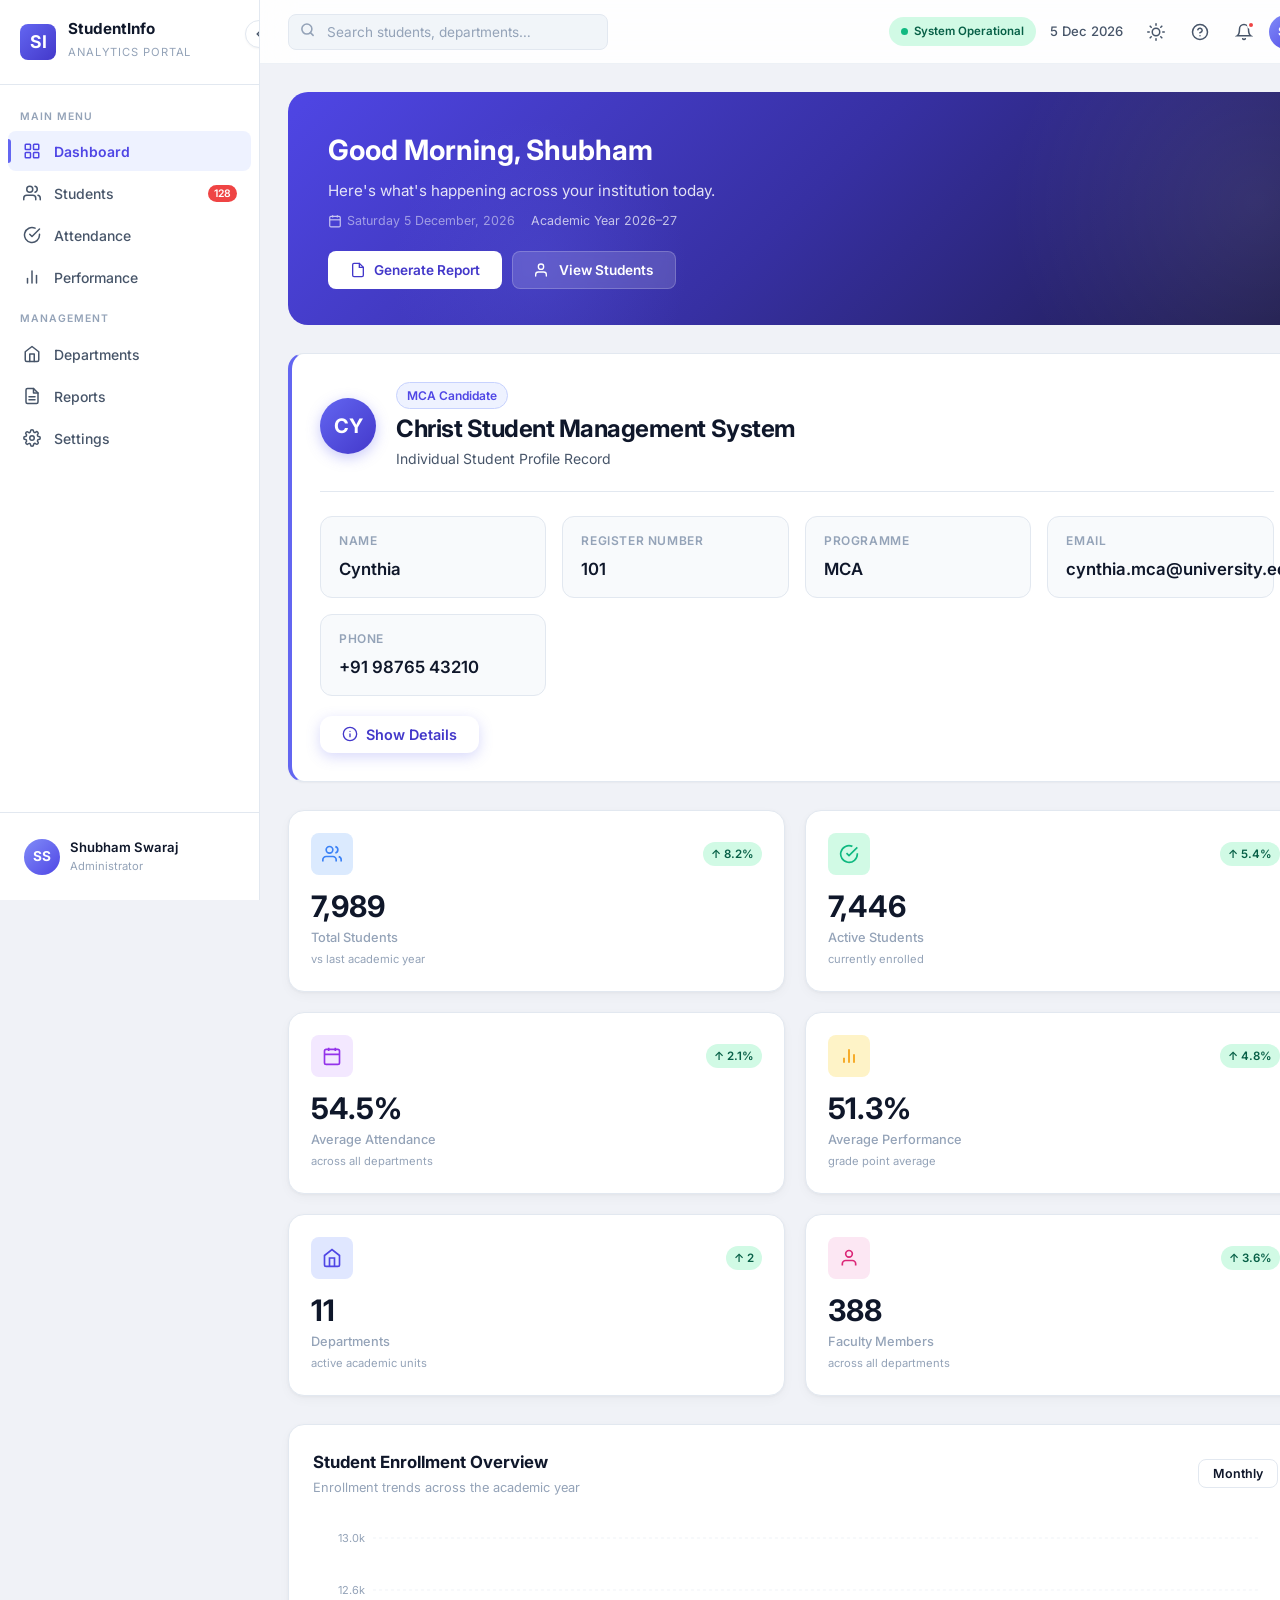
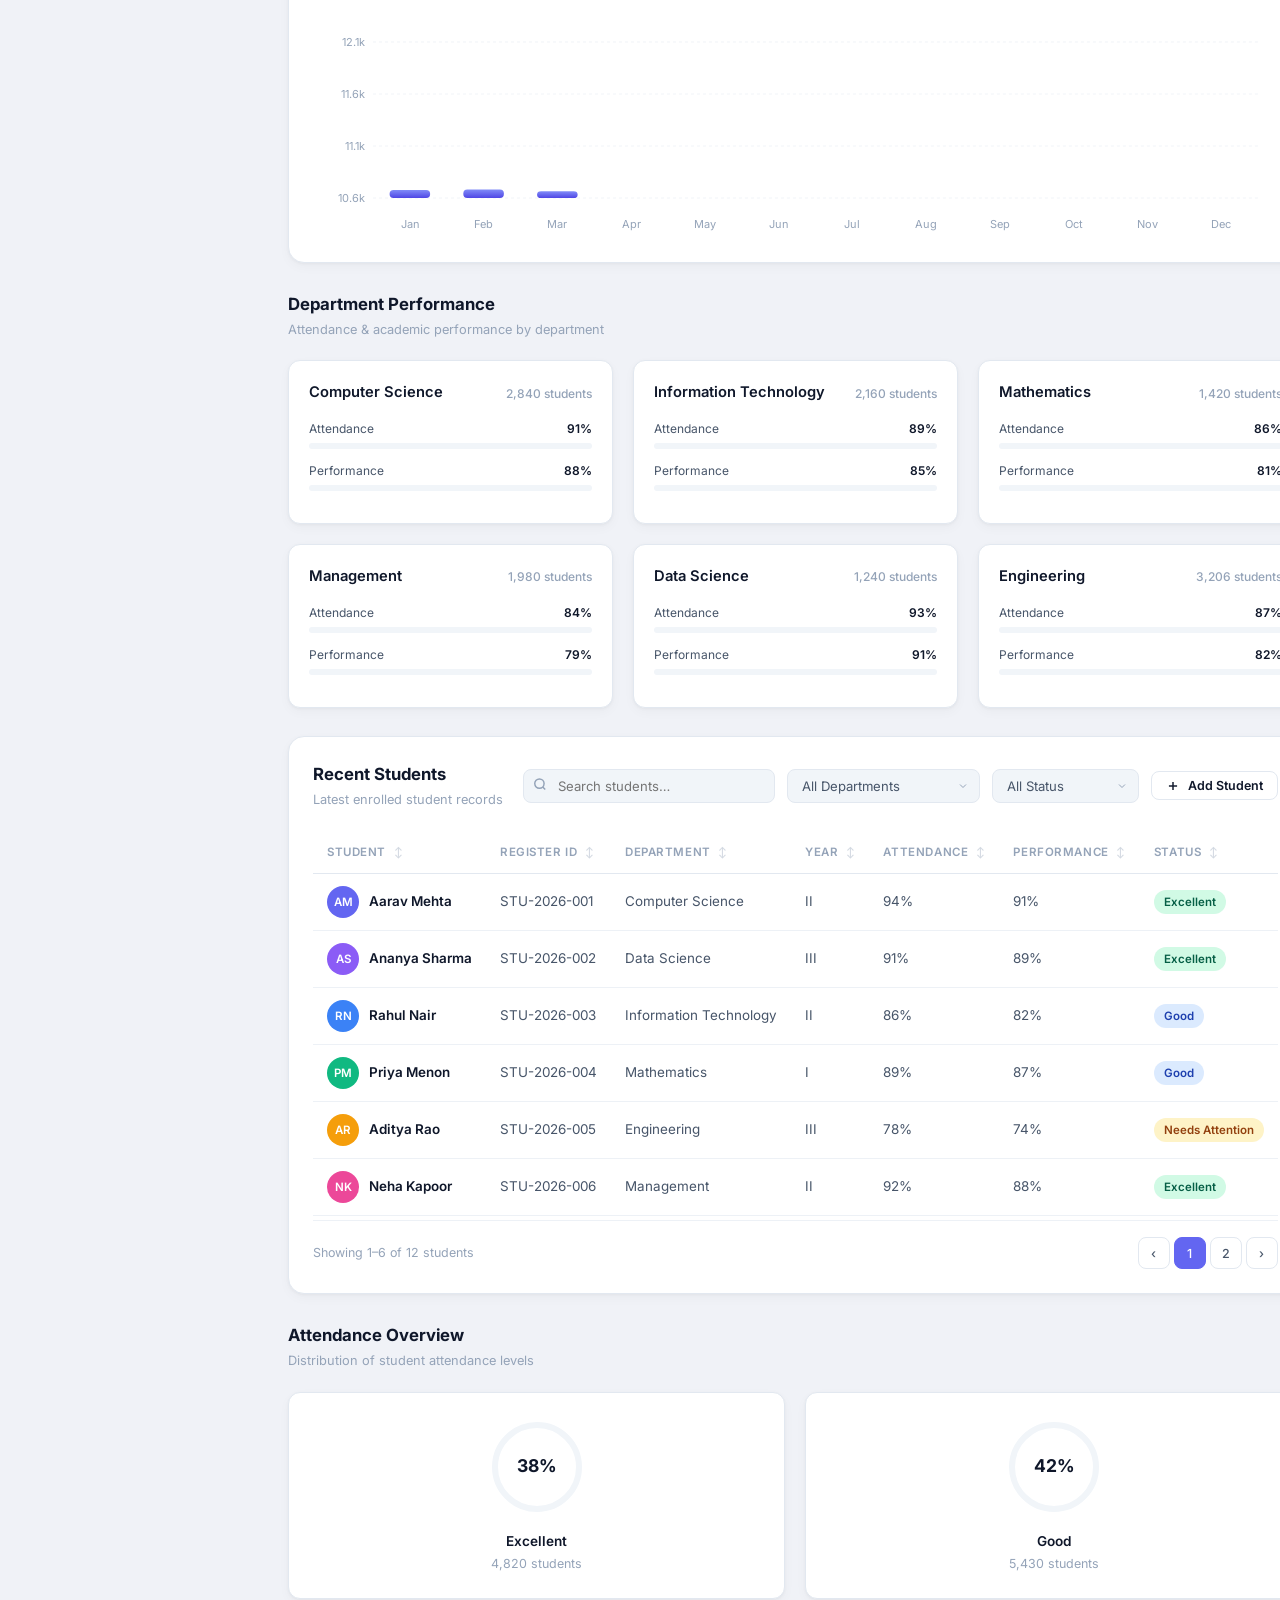
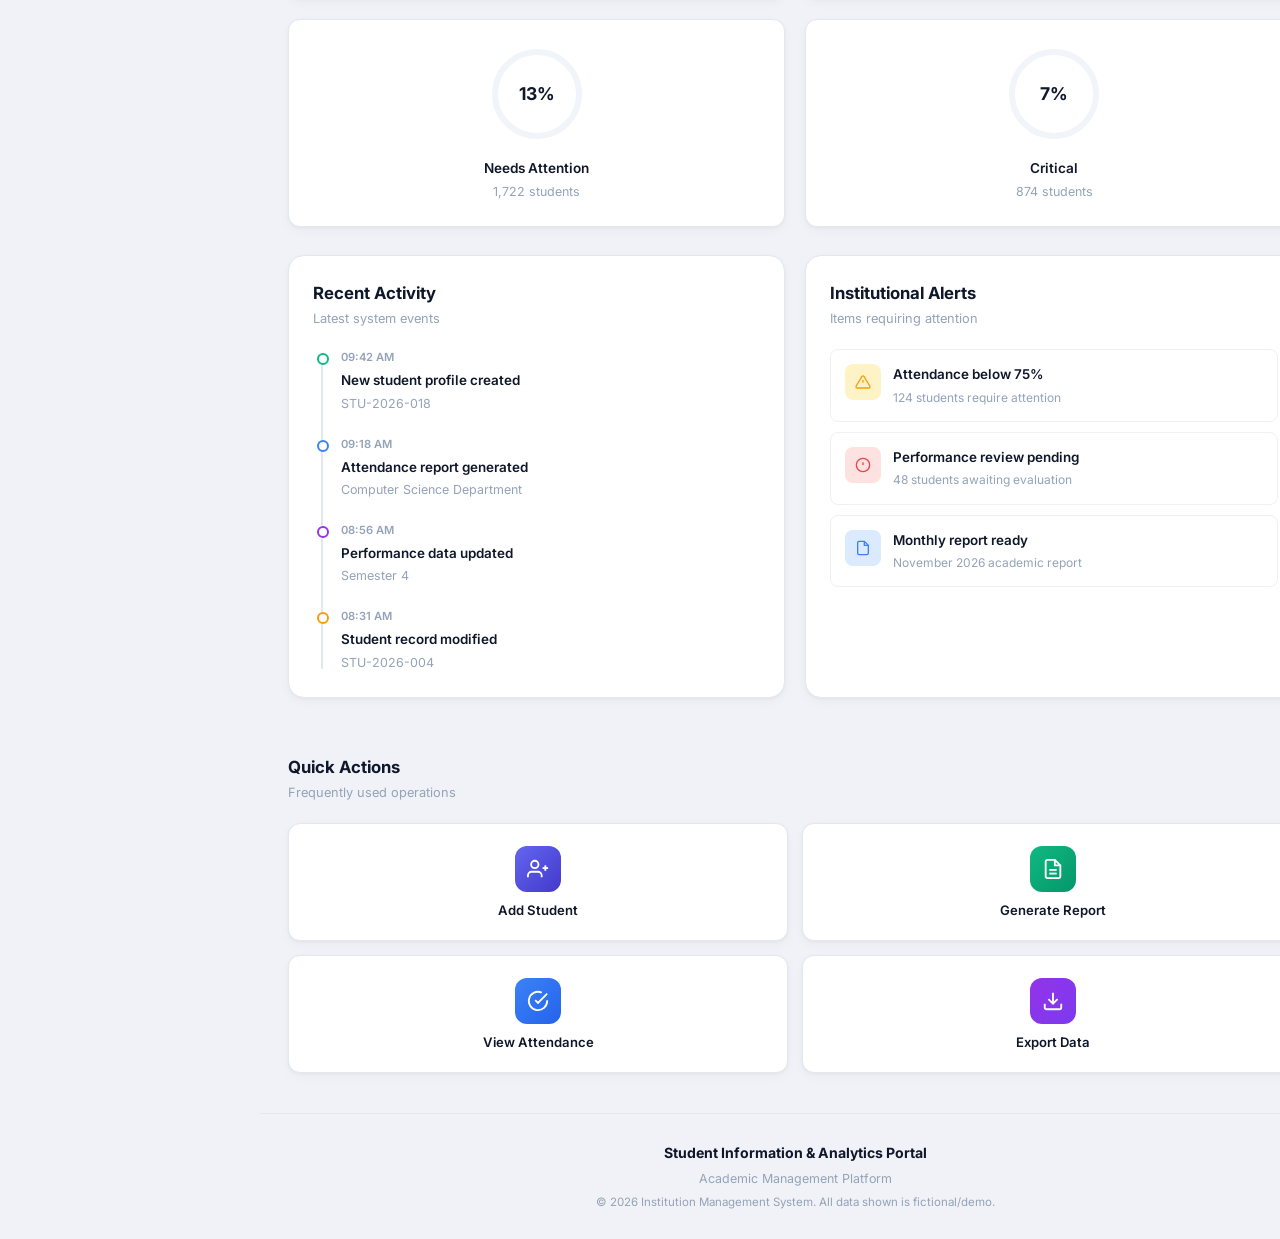
<file: index.html>
<!DOCTYPE html>
<html lang="en" data-theme="light">
<head>
  <meta charset="UTF-8" />
  <meta name="viewport" content="width=device-width, initial-scale=1.0" />
  <title>Student Information & Analytics Portal</title>
  <meta name="description" content="Enterprise-grade Student Information & Analytics Dashboard for academic institution management." />
  <link rel="preconnect" href="https://fonts.googleapis.com" />
  <link rel="preconnect" href="https://fonts.gstatic.com" crossorigin />
  <link href="https://fonts.googleapis.com/css2?family=Inter:wght@400;500;600;700;800&display=swap" rel="stylesheet" />
  <link rel="stylesheet" href="style.css" />
</head>
<body>

  <!-- ======== Loading Screen ======== -->
  <div class="loading-screen" id="loadingScreen">
    <div class="loading-spinner"></div>
    <p>Loading Dashboard&hellip;</p>
  </div>

  <!-- ======== Toast Container ======== -->
  <div class="toast-container" id="toastContainer"></div>

  <!-- ======== Mobile Sidebar Overlay ======== -->
  <div class="sidebar-overlay" id="sidebarOverlay"></div>

  <!-- ======== App Shell ======== -->
  <div class="app" id="app">

    <!-- ======== Sidebar ======== -->
    <aside class="sidebar" id="sidebar" aria-label="Main navigation">

      <!-- Toggle -->
      <button class="sidebar-toggle" id="sidebarToggle" aria-label="Toggle sidebar">
        <svg width="14" height="14" viewBox="0 0 24 24" fill="none" stroke="currentColor" stroke-width="2.5" stroke-linecap="round"><path d="M15 18l-6-6 6-6"/></svg>
      </button>

      <!-- Header / Logo -->
      <div class="sidebar-header">
        <div class="sidebar-logo" aria-hidden="true">SI</div>
        <div class="sidebar-brand">
          <h2>StudentInfo</h2>
          <span>Analytics Portal</span>
        </div>
      </div>

      <!-- Navigation -->
      <nav class="sidebar-nav" aria-label="Primary">
        <div class="nav-section-title">Main Menu</div>

        <button class="nav-item active" data-section="dashboard" aria-current="page">
          <span class="nav-icon">
            <svg width="18" height="18" viewBox="0 0 24 24" fill="none" stroke="currentColor" stroke-width="2" stroke-linecap="round" stroke-linejoin="round"><rect x="3" y="3" width="7" height="7" rx="1"/><rect x="14" y="3" width="7" height="7" rx="1"/><rect x="3" y="14" width="7" height="7" rx="1"/><rect x="14" y="14" width="7" height="7" rx="1"/></svg>
          </span>
          <span class="nav-label">Dashboard</span>
        </button>

        <button class="nav-item" data-section="students">
          <span class="nav-icon">
            <svg width="18" height="18" viewBox="0 0 24 24" fill="none" stroke="currentColor" stroke-width="2" stroke-linecap="round" stroke-linejoin="round"><path d="M17 21v-2a4 4 0 00-4-4H5a4 4 0 00-4 4v2"/><circle cx="9" cy="7" r="4"/><path d="M23 21v-2a4 4 0 00-3-3.87"/><path d="M16 3.13a4 4 0 010 7.75"/></svg>
          </span>
          <span class="nav-label">Students</span>
          <span class="nav-badge">128</span>
        </button>

        <button class="nav-item" data-section="attendance">
          <span class="nav-icon">
            <svg width="18" height="18" viewBox="0 0 24 24" fill="none" stroke="currentColor" stroke-width="2" stroke-linecap="round" stroke-linejoin="round"><path d="M22 11.08V12a10 10 0 11-5.93-9.14"/><polyline points="22 4 12 14.01 9 11.01"/></svg>
          </span>
          <span class="nav-label">Attendance</span>
        </button>

        <button class="nav-item" data-section="performance">
          <span class="nav-icon">
            <svg width="18" height="18" viewBox="0 0 24 24" fill="none" stroke="currentColor" stroke-width="2" stroke-linecap="round" stroke-linejoin="round"><line x1="18" y1="20" x2="18" y2="10"/><line x1="12" y1="20" x2="12" y2="4"/><line x1="6" y1="20" x2="6" y2="14"/></svg>
          </span>
          <span class="nav-label">Performance</span>
        </button>

        <div class="nav-section-title">Management</div>

        <button class="nav-item" data-section="departments">
          <span class="nav-icon">
            <svg width="18" height="18" viewBox="0 0 24 24" fill="none" stroke="currentColor" stroke-width="2" stroke-linecap="round" stroke-linejoin="round"><path d="M3 9l9-7 9 7v11a2 2 0 01-2 2H5a2 2 0 01-2-2z"/><polyline points="9 22 9 12 15 12 15 22"/></svg>
          </span>
          <span class="nav-label">Departments</span>
        </button>

        <button class="nav-item" data-section="reports">
          <span class="nav-icon">
            <svg width="18" height="18" viewBox="0 0 24 24" fill="none" stroke="currentColor" stroke-width="2" stroke-linecap="round" stroke-linejoin="round"><path d="M14 2H6a2 2 0 00-2 2v16a2 2 0 002 2h12a2 2 0 002-2V8z"/><polyline points="14 2 14 8 20 8"/><line x1="16" y1="13" x2="8" y2="13"/><line x1="16" y1="17" x2="8" y2="17"/></svg>
          </span>
          <span class="nav-label">Reports</span>
        </button>

        <button class="nav-item" data-section="settings">
          <span class="nav-icon">
            <svg width="18" height="18" viewBox="0 0 24 24" fill="none" stroke="currentColor" stroke-width="2" stroke-linecap="round" stroke-linejoin="round"><circle cx="12" cy="12" r="3"/><path d="M19.4 15a1.65 1.65 0 00.33 1.82l.06.06a2 2 0 010 2.83 2 2 0 01-2.83 0l-.06-.06a1.65 1.65 0 00-1.82-.33 1.65 1.65 0 00-1 1.51V21a2 2 0 01-4 0v-.09A1.65 1.65 0 009 19.4a1.65 1.65 0 00-1.82.33l-.06.06a2 2 0 01-2.83-2.83l.06-.06A1.65 1.65 0 004.68 15a1.65 1.65 0 00-1.51-1H3a2 2 0 010-4h.09A1.65 1.65 0 004.6 9a1.65 1.65 0 00-.33-1.82l-.06-.06a2 2 0 012.83-2.83l.06.06A1.65 1.65 0 009 4.68a1.65 1.65 0 001-1.51V3a2 2 0 014 0v.09a1.65 1.65 0 001 1.51 1.65 1.65 0 001.82-.33l.06-.06a2 2 0 012.83 2.83l-.06.06A1.65 1.65 0 0019.4 9a1.65 1.65 0 001.51 1H21a2 2 0 010 4h-.09a1.65 1.65 0 00-1.51 1z"/></svg>
          </span>
          <span class="nav-label">Settings</span>
        </button>
      </nav>

      <!-- Footer / User -->
      <div class="sidebar-footer">
        <div class="sidebar-user">
          <div class="sidebar-avatar" aria-hidden="true">SS</div>
          <div class="sidebar-user-info">
            <div class="name">Shubham Swaraj</div>
            <div class="role">Administrator</div>
          </div>
        </div>
      </div>
    </aside>

    <!-- ======== Main Content ======== -->
    <div class="main-content">

      <!-- ======== Top Navigation ======== -->
      <header class="topnav" role="banner">
        <div class="topnav-left">
          <button class="mobile-menu-btn" id="mobileMenuBtn" aria-label="Open menu">
            <svg width="22" height="22" viewBox="0 0 24 24" fill="none" stroke="currentColor" stroke-width="2" stroke-linecap="round"><line x1="3" y1="6" x2="21" y2="6"/><line x1="3" y1="12" x2="21" y2="12"/><line x1="3" y1="18" x2="21" y2="18"/></svg>
          </button>
          <div class="topnav-search">
            <span class="search-icon">
              <svg width="15" height="15" viewBox="0 0 24 24" fill="none" stroke="currentColor" stroke-width="2.5" stroke-linecap="round"><circle cx="11" cy="11" r="8"/><line x1="21" y1="21" x2="16.65" y2="16.65"/></svg>
            </span>
            <input type="text" id="globalSearch" placeholder="Search students, departments…" aria-label="Search" />
          </div>
        </div>

        <div class="topnav-right">
          <div class="topnav-status">
            <span class="status-dot"></span>
            System Operational
          </div>

          <span class="topnav-date" id="currentDate"></span>

          <!-- Theme toggle -->
          <button class="topnav-btn theme-toggle" id="themeToggle" aria-label="Toggle dark mode" title="Toggle theme">
            <svg id="themeIconLight" width="18" height="18" viewBox="0 0 24 24" fill="none" stroke="currentColor" stroke-width="2" stroke-linecap="round"><circle cx="12" cy="12" r="5"/><line x1="12" y1="1" x2="12" y2="3"/><line x1="12" y1="21" x2="12" y2="23"/><line x1="4.22" y1="4.22" x2="5.64" y2="5.64"/><line x1="18.36" y1="18.36" x2="19.78" y2="19.78"/><line x1="1" y1="12" x2="3" y2="12"/><line x1="21" y1="12" x2="23" y2="12"/><line x1="4.22" y1="19.78" x2="5.64" y2="18.36"/><line x1="18.36" y1="5.64" x2="19.78" y2="4.22"/></svg>
            <svg id="themeIconDark" width="18" height="18" viewBox="0 0 24 24" fill="none" stroke="currentColor" stroke-width="2" stroke-linecap="round" style="display:none"><path d="M21 12.79A9 9 0 1111.21 3 7 7 0 0021 12.79z"/></svg>
          </button>

          <!-- Help -->
          <button class="topnav-btn" aria-label="Help" title="Help">
            <svg width="18" height="18" viewBox="0 0 24 24" fill="none" stroke="currentColor" stroke-width="2" stroke-linecap="round"><circle cx="12" cy="12" r="10"/><path d="M9.09 9a3 3 0 015.83 1c0 2-3 3-3 3"/><line x1="12" y1="17" x2="12.01" y2="17"/></svg>
          </button>

          <!-- Notifications -->
          <div class="dropdown" id="notifDropdown">
            <button class="topnav-btn" id="notifBtn" aria-label="Notifications" title="Notifications">
              <svg width="18" height="18" viewBox="0 0 24 24" fill="none" stroke="currentColor" stroke-width="2" stroke-linecap="round"><path d="M18 8A6 6 0 006 8c0 7-3 9-3 9h18s-3-2-3-9"/><path d="M13.73 21a2 2 0 01-3.46 0"/></svg>
              <span class="badge-dot"></span>
            </button>
            <div class="dropdown-menu" id="notifMenu">
              <div class="dropdown-header">Notifications</div>
              <div class="notification-item">
                <div class="notif-title">Attendance Alert</div>
                <div class="notif-desc">124 students below 75% attendance threshold</div>
                <div class="notif-time">2 minutes ago</div>
              </div>
              <div class="notification-item">
                <div class="notif-title">Report Generated</div>
                <div class="notif-desc">November 2026 monthly report is ready</div>
                <div class="notif-time">15 minutes ago</div>
              </div>
              <div class="notification-item">
                <div class="notif-title">New Enrollment</div>
                <div class="notif-desc">32 new students enrolled this week</div>
                <div class="notif-time">1 hour ago</div>
              </div>
            </div>
          </div>

          <!-- Profile -->
          <div class="dropdown" id="profileDropdown">
            <button class="topnav-avatar" id="profileBtn" aria-label="Profile menu">SS</button>
            <div class="dropdown-menu" id="profileMenu">
              <div class="dropdown-header">Shubham Swaraj</div>
              <button class="dropdown-item">
                <svg width="15" height="15" viewBox="0 0 24 24" fill="none" stroke="currentColor" stroke-width="2"><path d="M20 21v-2a4 4 0 00-4-4H8a4 4 0 00-4 4v2"/><circle cx="12" cy="7" r="4"/></svg>
                My Profile
              </button>
              <button class="dropdown-item">
                <svg width="15" height="15" viewBox="0 0 24 24" fill="none" stroke="currentColor" stroke-width="2"><circle cx="12" cy="12" r="3"/><path d="M19.4 15a1.65 1.65 0 00.33 1.82l.06.06a2 2 0 11-2.83 0l-.06-.06a1.65 1.65 0 00-1.82-.33 1.65 1.65 0 00-1 1.51V21a2 2 0 01-4 0v-.09A1.65 1.65 0 009 19.4"/></svg>
                Settings
              </button>
              <div class="dropdown-divider"></div>
              <button class="dropdown-item" style="color:var(--danger);">
                <svg width="15" height="15" viewBox="0 0 24 24" fill="none" stroke="currentColor" stroke-width="2"><path d="M9 21H5a2 2 0 01-2-2V5a2 2 0 012-2h4"/><polyline points="16 17 21 12 16 7"/><line x1="21" y1="12" x2="9" y2="12"/></svg>
                Sign Out
              </button>
            </div>
          </div>
        </div>
      </header>

      <!-- ======== Page Content ======== -->
      <main class="page-content" role="main">

        <!-- ---- Welcome Section ---- -->
        <section class="welcome-section reveal" aria-label="Welcome">
          <div class="welcome-content">
            <div class="welcome-top">
              <div class="welcome-text">
                <h1 id="welcomeGreeting">Good Morning, Shubham</h1>
                <p>Here's what's happening across your institution today.</p>
                <div class="welcome-meta">
                  <span>
                    <svg width="14" height="14" viewBox="0 0 24 24" fill="none" stroke="currentColor" stroke-width="2"><rect x="3" y="4" width="18" height="18" rx="2" ry="2"/><line x1="16" y1="2" x2="16" y2="6"/><line x1="8" y1="2" x2="8" y2="6"/><line x1="3" y1="10" x2="21" y2="10"/></svg>
                    <span id="welcomeDate"></span>
                  </span>
                  <span>Academic Year 2026–27</span>
                </div>
              </div>
            </div>
            <div class="welcome-actions">
              <button class="btn btn-primary" id="btnGenerateReport">
                <svg width="16" height="16" viewBox="0 0 24 24" fill="none" stroke="currentColor" stroke-width="2" stroke-linecap="round"><path d="M14 2H6a2 2 0 00-2 2v16a2 2 0 002 2h12a2 2 0 002-2V8z"/><polyline points="14 2 14 8 20 8"/></svg>
                Generate Report
              </button>
              <button class="btn btn-secondary" id="btnViewStudents">
                <svg width="16" height="16" viewBox="0 0 24 24" fill="none" stroke="currentColor" stroke-width="2" stroke-linecap="round"><path d="M17 21v-2a4 4 0 00-4-4H5a4 4 0 00-4 4v2"/><circle cx="9" cy="7" r="4"/></svg>
                View Students
              </button>
            </div>
          </div>
        </section>

        <!-- ======== Student Information System (Core Profile) ======== -->
        <section class="student-info-section reveal" aria-label="Student Profile Record" id="studentProfileCard">
          <div class="student-card-container">
            <div class="student-info-card">
              <div class="student-card-top">
                <div class="student-avatar" aria-hidden="true">
                  <span>CY</span>
                </div>
                <div class="student-header-info">
                  <span class="badge-role">MCA Candidate</span>
                  <h1>Christ Student Management System</h1>
                  <p class="student-app-subheading">Individual Student Profile Record</p>
                </div>
              </div>

              <div class="student-details-grid">
                <div class="detail-item">
                  <span class="detail-label">Name</span>
                  <span class="detail-value" id="studentName">Cynthia</span>
                </div>
                <div class="detail-item">
                  <span class="detail-label">Register Number</span>
                  <span class="detail-value" id="studentRegNo">101</span>
                </div>
                <div class="detail-item">
                  <span class="detail-label">Programme</span>
                  <span class="detail-value" id="studentProgramme">MCA</span>
                </div>
                <div class="detail-item">
                  <span class="detail-label">Email</span>
                  <span class="detail-value" id="studentEmail">cynthia.mca@university.edu</span>
                </div>
                <div class="detail-item">
                  <span class="detail-label">Phone</span>
                  <span class="detail-value" id="studentPhone">+91 98765 43210</span>
                </div>
              </div>

              <!-- Collapsible Extended Details (For Student 3 JS Functionality) -->
              <div class="student-extended-details" id="studentDetails" style="display: none;">
                <div class="detail-item">
                  <span class="detail-label">Academic Year</span>
                  <span class="detail-value">2026–2027</span>
                </div>
                <div class="detail-item">
                  <span class="detail-label">Semester</span>
                  <span class="detail-value">Semester II</span>
                </div>
                <div class="detail-item">
                  <span class="detail-label">Status</span>
                  <span class="detail-badge-active">Enrolled</span>
                </div>
              </div>

              <div class="student-card-footer">
                <button class="btn btn-primary" id="btnShowDetails">
                  <svg width="16" height="16" viewBox="0 0 24 24" fill="none" stroke="currentColor" stroke-width="2" stroke-linecap="round"><circle cx="12" cy="12" r="10"/><line x1="12" y1="16" x2="12" y2="12"/><line x1="12" y1="8" x2="12.01" y2="8"/></svg>
                  Show Details
                </button>
              </div>
            </div>
          </div>
        </section>

        <!-- ---- KPI Cards ---- -->
        <section class="kpi-section reveal" aria-label="Key metrics">
          <div class="grid-cols-4" id="kpiGrid">
            <!-- KPI 1 -->
            <div class="kpi-card">
              <div class="kpi-card-header">
                <div class="kpi-icon blue">
                  <svg width="20" height="20" viewBox="0 0 24 24" fill="none" stroke="currentColor" stroke-width="2"><path d="M17 21v-2a4 4 0 00-4-4H5a4 4 0 00-4 4v2"/><circle cx="9" cy="7" r="4"/><path d="M23 21v-2a4 4 0 00-3-3.87"/><path d="M16 3.13a4 4 0 010 7.75"/></svg>
                </div>
                <span class="kpi-change positive">↑ 8.2%</span>
              </div>
              <div class="kpi-value" data-target="12846">0</div>
              <div class="kpi-label">Total Students</div>
              <div class="kpi-sublabel">vs last academic year</div>
            </div>
            <!-- KPI 2 -->
            <div class="kpi-card">
              <div class="kpi-card-header">
                <div class="kpi-icon green">
                  <svg width="20" height="20" viewBox="0 0 24 24" fill="none" stroke="currentColor" stroke-width="2"><path d="M22 11.08V12a10 10 0 11-5.93-9.14"/><polyline points="22 4 12 14.01 9 11.01"/></svg>
                </div>
                <span class="kpi-change positive">↑ 5.4%</span>
              </div>
              <div class="kpi-value" data-target="11972">0</div>
              <div class="kpi-label">Active Students</div>
              <div class="kpi-sublabel">currently enrolled</div>
            </div>
            <!-- KPI 3 -->
            <div class="kpi-card">
              <div class="kpi-card-header">
                <div class="kpi-icon purple">
                  <svg width="20" height="20" viewBox="0 0 24 24" fill="none" stroke="currentColor" stroke-width="2"><rect x="3" y="4" width="18" height="18" rx="2" ry="2"/><line x1="16" y1="2" x2="16" y2="6"/><line x1="8" y1="2" x2="8" y2="6"/><line x1="3" y1="10" x2="21" y2="10"/></svg>
                </div>
                <span class="kpi-change positive">↑ 2.1%</span>
              </div>
              <div class="kpi-value" data-target="87.6" data-suffix="%" data-decimal="true">0</div>
              <div class="kpi-label">Average Attendance</div>
              <div class="kpi-sublabel">across all departments</div>
            </div>
            <!-- KPI 4 -->
            <div class="kpi-card">
              <div class="kpi-card-header">
                <div class="kpi-icon amber">
                  <svg width="20" height="20" viewBox="0 0 24 24" fill="none" stroke="currentColor" stroke-width="2"><line x1="18" y1="20" x2="18" y2="10"/><line x1="12" y1="20" x2="12" y2="4"/><line x1="6" y1="20" x2="6" y2="14"/></svg>
                </div>
                <span class="kpi-change positive">↑ 4.8%</span>
              </div>
              <div class="kpi-value" data-target="82.4" data-suffix="%" data-decimal="true">0</div>
              <div class="kpi-label">Average Performance</div>
              <div class="kpi-sublabel">grade point average</div>
            </div>
            <!-- KPI 5 -->
            <div class="kpi-card">
              <div class="kpi-card-header">
                <div class="kpi-icon indigo">
                  <svg width="20" height="20" viewBox="0 0 24 24" fill="none" stroke="currentColor" stroke-width="2"><path d="M3 9l9-7 9 7v11a2 2 0 01-2 2H5a2 2 0 01-2-2z"/><polyline points="9 22 9 12 15 12 15 22"/></svg>
                </div>
                <span class="kpi-change positive">↑ 2</span>
              </div>
              <div class="kpi-value" data-target="18">0</div>
              <div class="kpi-label">Departments</div>
              <div class="kpi-sublabel">active academic units</div>
            </div>
            <!-- KPI 6 -->
            <div class="kpi-card">
              <div class="kpi-card-header">
                <div class="kpi-icon rose">
                  <svg width="20" height="20" viewBox="0 0 24 24" fill="none" stroke="currentColor" stroke-width="2"><path d="M20 21v-2a4 4 0 00-4-4H8a4 4 0 00-4 4v2"/><circle cx="12" cy="7" r="4"/></svg>
                </div>
                <span class="kpi-change positive">↑ 3.6%</span>
              </div>
              <div class="kpi-value" data-target="624">0</div>
              <div class="kpi-label">Faculty Members</div>
              <div class="kpi-sublabel">across all departments</div>
            </div>
          </div>
        </section>

        <!-- ---- Student Analytics Chart ---- -->
        <section class="section-card reveal" aria-label="Enrollment chart">
          <div class="section-header">
            <div>
              <div class="section-title">Student Enrollment Overview</div>
              <div class="section-subtitle">Enrollment trends across the academic year</div>
            </div>
            <div class="section-actions">
              <button class="btn btn-outline btn-sm" data-chart-period="monthly">Monthly</button>
            </div>
          </div>
          <div class="chart-container" id="enrollmentChart">
            <div class="chart-tooltip" id="chartTooltip"></div>
            <!-- Chart rendered via JS -->
          </div>
        </section>

        <!-- ---- Department Performance ---- -->
        <section class="reveal" aria-label="Department performance">
          <div class="section-header" style="margin-bottom:20px;">
            <div>
              <div class="section-title">Department Performance</div>
              <div class="section-subtitle">Attendance &amp; academic performance by department</div>
            </div>
          </div>
          <div class="grid-cols-3" id="deptGrid">
            <!-- Rendered via JS -->
          </div>
        </section>

        <!-- ---- Recent Students Table ---- -->
        <section class="section-card reveal" aria-label="Student records" style="margin-top:28px;">
          <div class="section-header">
            <div>
              <div class="section-title">Recent Students</div>
              <div class="section-subtitle">Latest enrolled student records</div>
            </div>
            <div class="table-controls">
              <div class="table-search">
                <span class="search-icon">
                  <svg width="14" height="14" viewBox="0 0 24 24" fill="none" stroke="currentColor" stroke-width="2.5"><circle cx="11" cy="11" r="8"/><line x1="21" y1="21" x2="16.65" y2="16.65"/></svg>
                </span>
                <input type="text" id="studentSearch" placeholder="Search students…" aria-label="Search students" />
              </div>
              <select class="table-filter" id="deptFilter" aria-label="Filter by department">
                <option value="">All Departments</option>
                <option value="Computer Science">Computer Science</option>
                <option value="Data Science">Data Science</option>
                <option value="Information Technology">Information Technology</option>
                <option value="Mathematics">Mathematics</option>
                <option value="Engineering">Engineering</option>
                <option value="Management">Management</option>
              </select>
              <select class="table-filter" id="statusFilter" aria-label="Filter by status">
                <option value="">All Status</option>
                <option value="Excellent">Excellent</option>
                <option value="Good">Good</option>
                <option value="Needs Attention">Needs Attention</option>
              </select>
              <button class="btn btn-outline btn-sm" id="addStudentBtn">
                <svg width="14" height="14" viewBox="0 0 24 24" fill="none" stroke="currentColor" stroke-width="2.5"><line x1="12" y1="5" x2="12" y2="19"/><line x1="5" y1="12" x2="19" y2="12"/></svg>
                Add Student
              </button>
            </div>
          </div>
          <div class="data-table-wrapper">
            <table class="data-table" id="studentTable">
              <thead>
                <tr>
                  <th data-sort="name">Student <span class="sort-icon">↕</span></th>
                  <th data-sort="id">Register ID <span class="sort-icon">↕</span></th>
                  <th data-sort="department">Department <span class="sort-icon">↕</span></th>
                  <th data-sort="year">Year <span class="sort-icon">↕</span></th>
                  <th data-sort="attendance">Attendance <span class="sort-icon">↕</span></th>
                  <th data-sort="performance">Performance <span class="sort-icon">↕</span></th>
                  <th data-sort="status">Status <span class="sort-icon">↕</span></th>
                </tr>
              </thead>
              <tbody id="studentTableBody">
                <!-- Rendered via JS -->
              </tbody>
            </table>
          </div>
          <div class="table-footer">
            <div class="table-info" id="tableInfo">Showing 1-6 of 6 students</div>
            <div class="table-pagination" id="tablePagination">
              <!-- Rendered via JS -->
            </div>
          </div>
        </section>

        <!-- ---- Attendance Overview ---- -->
        <section class="reveal" aria-label="Attendance overview" style="margin-top:28px;">
          <div class="section-header" style="margin-bottom:20px;">
            <div>
              <div class="section-title">Attendance Overview</div>
              <div class="section-subtitle">Distribution of student attendance levels</div>
            </div>
          </div>
          <div class="attendance-grid" id="attendanceGrid">
            <!-- Rendered via JS -->
          </div>
        </section>

        <!-- ---- Two Column: Activity + Alerts ---- -->
        <div class="grid-cols-2 reveal" style="margin-top:28px;">

          <!-- Recent Activity -->
          <div class="section-card">
            <div class="section-header">
              <div>
                <div class="section-title">Recent Activity</div>
                <div class="section-subtitle">Latest system events</div>
              </div>
            </div>
            <div class="timeline" id="activityTimeline">
              <div class="timeline-item">
                <div class="timeline-dot green"></div>
                <div class="timeline-time">09:42 AM</div>
                <div class="timeline-title">New student profile created</div>
                <div class="timeline-desc">STU-2026-018</div>
              </div>
              <div class="timeline-item">
                <div class="timeline-dot blue"></div>
                <div class="timeline-time">09:18 AM</div>
                <div class="timeline-title">Attendance report generated</div>
                <div class="timeline-desc">Computer Science Department</div>
              </div>
              <div class="timeline-item">
                <div class="timeline-dot purple"></div>
                <div class="timeline-time">08:56 AM</div>
                <div class="timeline-title">Performance data updated</div>
                <div class="timeline-desc">Semester 4</div>
              </div>
              <div class="timeline-item">
                <div class="timeline-dot amber"></div>
                <div class="timeline-time">08:31 AM</div>
                <div class="timeline-title">Student record modified</div>
                <div class="timeline-desc">STU-2026-004</div>
              </div>
            </div>
          </div>

          <!-- Institutional Alerts -->
          <div class="section-card">
            <div class="section-header">
              <div>
                <div class="section-title">Institutional Alerts</div>
                <div class="section-subtitle">Items requiring attention</div>
              </div>
            </div>
            <div id="alertsList">
              <div class="alert-item">
                <div class="alert-icon warning">
                  <svg width="16" height="16" viewBox="0 0 24 24" fill="none" stroke="currentColor" stroke-width="2"><path d="M10.29 3.86L1.82 18a2 2 0 001.71 3h16.94a2 2 0 001.71-3L13.71 3.86a2 2 0 00-3.42 0z"/><line x1="12" y1="9" x2="12" y2="13"/><line x1="12" y1="17" x2="12.01" y2="17"/></svg>
                </div>
                <div class="alert-content">
                  <div class="alert-title">Attendance below 75%</div>
                  <div class="alert-desc">124 students require attention</div>
                </div>
              </div>
              <div class="alert-item">
                <div class="alert-icon danger">
                  <svg width="16" height="16" viewBox="0 0 24 24" fill="none" stroke="currentColor" stroke-width="2"><circle cx="12" cy="12" r="10"/><line x1="12" y1="8" x2="12" y2="12"/><line x1="12" y1="16" x2="12.01" y2="16"/></svg>
                </div>
                <div class="alert-content">
                  <div class="alert-title">Performance review pending</div>
                  <div class="alert-desc">48 students awaiting evaluation</div>
                </div>
              </div>
              <div class="alert-item">
                <div class="alert-icon info">
                  <svg width="16" height="16" viewBox="0 0 24 24" fill="none" stroke="currentColor" stroke-width="2"><path d="M14 2H6a2 2 0 00-2 2v16a2 2 0 002 2h12a2 2 0 002-2V8z"/><polyline points="14 2 14 8 20 8"/></svg>
                </div>
                <div class="alert-content">
                  <div class="alert-title">Monthly report ready</div>
                  <div class="alert-desc">November 2026 academic report</div>
                </div>
              </div>
            </div>
          </div>
        </div>

        <!-- ---- Quick Actions ---- -->
        <section class="reveal" aria-label="Quick actions" style="margin-top:28px;">
          <div class="section-header" style="margin-bottom:20px;">
            <div>
              <div class="section-title">Quick Actions</div>
              <div class="section-subtitle">Frequently used operations</div>
            </div>
          </div>
          <div class="quick-actions-grid">
            <button class="quick-action-btn" id="qaAddStudent">
              <div class="quick-action-icon">
                <svg width="22" height="22" viewBox="0 0 24 24" fill="none" stroke="currentColor" stroke-width="2"><path d="M16 21v-2a4 4 0 00-4-4H5a4 4 0 00-4 4v2"/><circle cx="8.5" cy="7" r="4"/><line x1="20" y1="8" x2="20" y2="14"/><line x1="23" y1="11" x2="17" y2="11"/></svg>
              </div>
              <span class="quick-action-label">Add Student</span>
            </button>
            <button class="quick-action-btn" id="qaGenerateReport">
              <div class="quick-action-icon">
                <svg width="22" height="22" viewBox="0 0 24 24" fill="none" stroke="currentColor" stroke-width="2"><path d="M14 2H6a2 2 0 00-2 2v16a2 2 0 002 2h12a2 2 0 002-2V8z"/><polyline points="14 2 14 8 20 8"/><line x1="16" y1="13" x2="8" y2="13"/><line x1="16" y1="17" x2="8" y2="17"/></svg>
              </div>
              <span class="quick-action-label">Generate Report</span>
            </button>
            <button class="quick-action-btn" id="qaViewAttendance">
              <div class="quick-action-icon">
                <svg width="22" height="22" viewBox="0 0 24 24" fill="none" stroke="currentColor" stroke-width="2"><path d="M22 11.08V12a10 10 0 11-5.93-9.14"/><polyline points="22 4 12 14.01 9 11.01"/></svg>
              </div>
              <span class="quick-action-label">View Attendance</span>
            </button>
            <button class="quick-action-btn" id="qaExportData">
              <div class="quick-action-icon">
                <svg width="22" height="22" viewBox="0 0 24 24" fill="none" stroke="currentColor" stroke-width="2"><path d="M21 15v4a2 2 0 01-2 2H5a2 2 0 01-2-2v-4"/><polyline points="7 10 12 15 17 10"/><line x1="12" y1="15" x2="12" y2="3"/></svg>
              </div>
              <span class="quick-action-label">Export Data</span>
            </button>
          </div>
        </section>

      </main>

      <!-- ======== Footer ======== -->
      <footer class="app-footer" role="contentinfo">
        <div class="footer-brand">Student Information &amp; Analytics Portal</div>
        <div class="footer-tagline">Academic Management Platform</div>
        <div class="footer-copy">&copy; 2026 Institution Management System. All data shown is fictional/demo.</div>
      </footer>

    </div><!-- /.main-content -->
  </div><!-- /.app -->

  <!-- ======== Add Student Modal ======== -->
  <div class="modal-overlay" id="addStudentModal" role="dialog" aria-modal="true" aria-label="Add student">
    <div class="modal">
      <div class="modal-header">
        <h2 class="modal-title">Add New Student</h2>
        <button class="modal-close" id="closeAddStudent" aria-label="Close">
          <svg width="16" height="16" viewBox="0 0 24 24" fill="none" stroke="currentColor" stroke-width="2.5" stroke-linecap="round"><line x1="18" y1="6" x2="6" y2="18"/><line x1="6" y1="6" x2="18" y2="18"/></svg>
        </button>
      </div>
      <div class="modal-body">
        <form id="addStudentForm">
          <div class="form-row">
            <div class="form-group">
              <label class="form-label" for="studentFirstName">First Name</label>
              <input class="form-input" type="text" id="studentFirstName" placeholder="Enter first name" required />
            </div>
            <div class="form-group">
              <label class="form-label" for="studentLastName">Last Name</label>
              <input class="form-input" type="text" id="studentLastName" placeholder="Enter last name" required />
            </div>
          </div>
          <div class="form-group">
            <label class="form-label" for="studentRegId">Register ID</label>
            <input class="form-input" type="text" id="studentRegId" placeholder="e.g. STU-2026-007" required />
          </div>
          <div class="form-row">
            <div class="form-group">
              <label class="form-label" for="studentDept">Department</label>
              <select class="form-select" id="studentDept" required>
                <option value="">Select department</option>
                <option>Computer Science</option>
                <option>Data Science</option>
                <option>Information Technology</option>
                <option>Mathematics</option>
                <option>Engineering</option>
                <option>Management</option>
              </select>
            </div>
            <div class="form-group">
              <label class="form-label" for="studentYear">Year</label>
              <select class="form-select" id="studentYear" required>
                <option value="">Select year</option>
                <option>I</option>
                <option>II</option>
                <option>III</option>
                <option>IV</option>
              </select>
            </div>
          </div>
        </form>
      </div>
      <div class="modal-footer">
        <button class="btn-modal-cancel" id="cancelAddStudent">Cancel</button>
        <button class="btn-modal-primary" id="submitAddStudent">Add Student</button>
      </div>
    </div>
  </div>

  <!-- ======== Generate Report Modal ======== -->
  <div class="modal-overlay" id="reportModal" role="dialog" aria-modal="true" aria-label="Generate report">
    <div class="modal">
      <div class="modal-header">
        <h2 class="modal-title">Generate Report</h2>
        <button class="modal-close" id="closeReport" aria-label="Close">
          <svg width="16" height="16" viewBox="0 0 24 24" fill="none" stroke="currentColor" stroke-width="2.5" stroke-linecap="round"><line x1="18" y1="6" x2="6" y2="18"/><line x1="6" y1="6" x2="18" y2="18"/></svg>
        </button>
      </div>
      <div class="modal-body">
        <form id="reportForm">
          <div class="form-group">
            <label class="form-label" for="reportType">Report Type</label>
            <select class="form-select" id="reportType" required>
              <option value="">Select type</option>
              <option>Attendance Report</option>
              <option>Performance Report</option>
              <option>Enrollment Report</option>
              <option>Department Summary</option>
              <option>Comprehensive Report</option>
            </select>
          </div>
          <div class="form-row">
            <div class="form-group">
              <label class="form-label" for="reportFrom">From</label>
              <input class="form-input" type="date" id="reportFrom" required />
            </div>
            <div class="form-group">
              <label class="form-label" for="reportTo">To</label>
              <input class="form-input" type="date" id="reportTo" required />
            </div>
          </div>
          <div class="form-group">
            <label class="form-label" for="reportDept">Department</label>
            <select class="form-select" id="reportDept">
              <option value="">All Departments</option>
              <option>Computer Science</option>
              <option>Data Science</option>
              <option>Information Technology</option>
              <option>Mathematics</option>
              <option>Engineering</option>
              <option>Management</option>
            </select>
          </div>
          <div class="form-group">
            <label class="form-label" for="reportFormat">Export Format</label>
            <select class="form-select" id="reportFormat" required>
              <option value="">Select format</option>
              <option>PDF</option>
              <option>Excel (XLSX)</option>
              <option>CSV</option>
            </select>
          </div>
        </form>
      </div>
      <div class="modal-footer">
        <button class="btn-modal-cancel" id="cancelReport">Cancel</button>
        <button class="btn-modal-primary" id="submitReport">Generate</button>
      </div>
    </div>
  </div>

  <script src="script.js"></script>
</body>
</html>
</file>
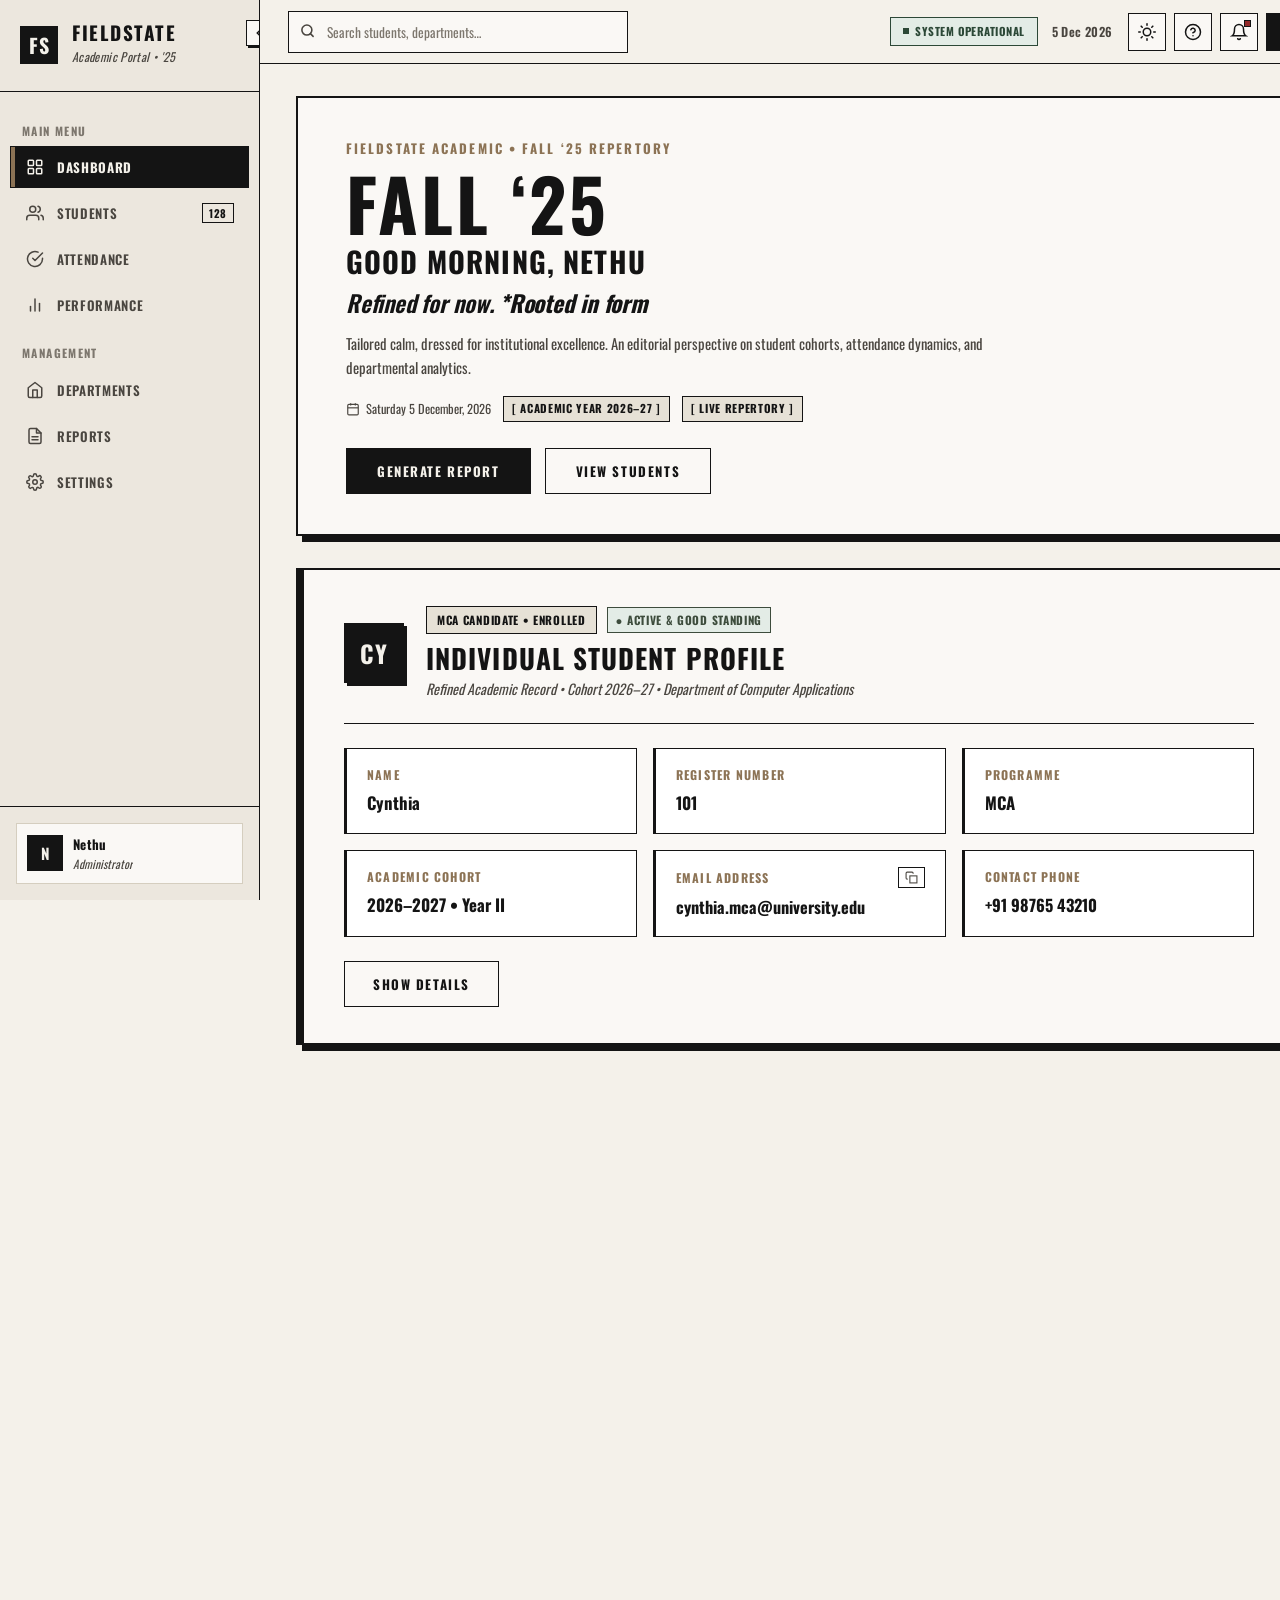
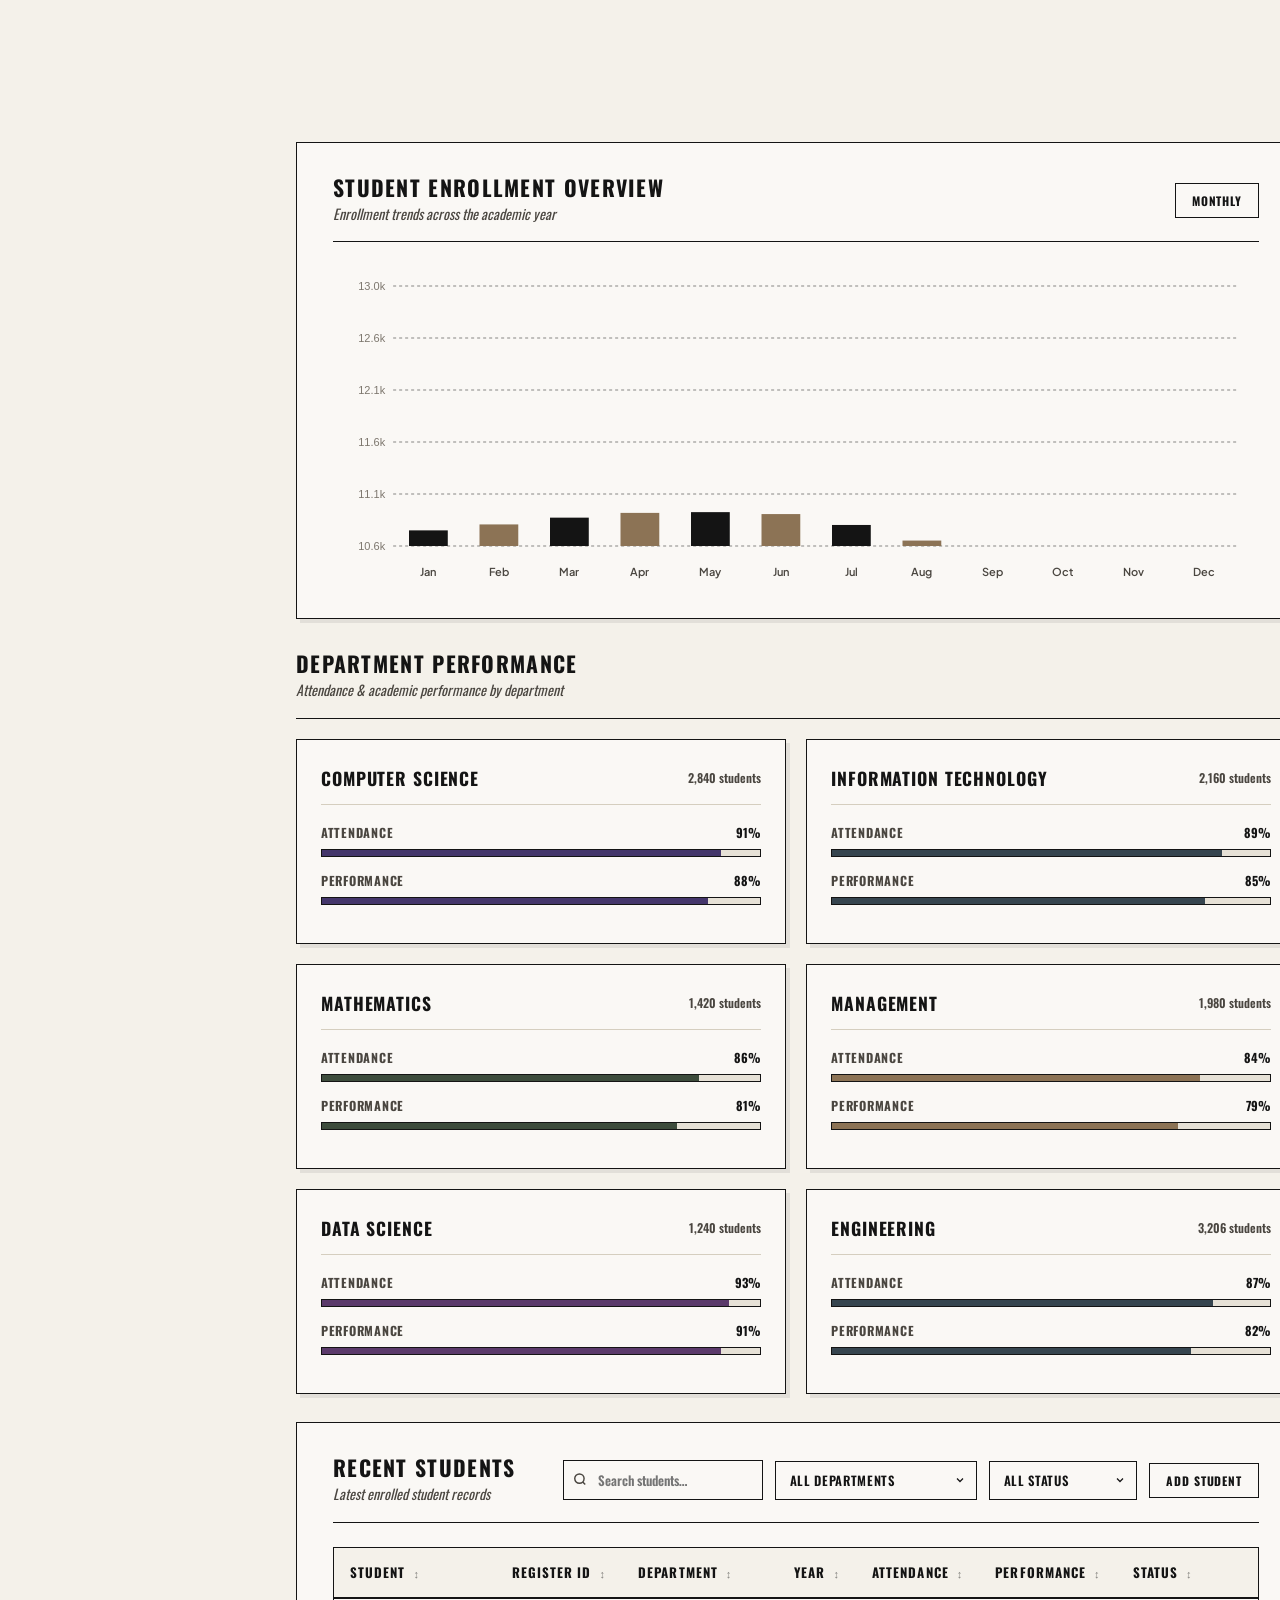
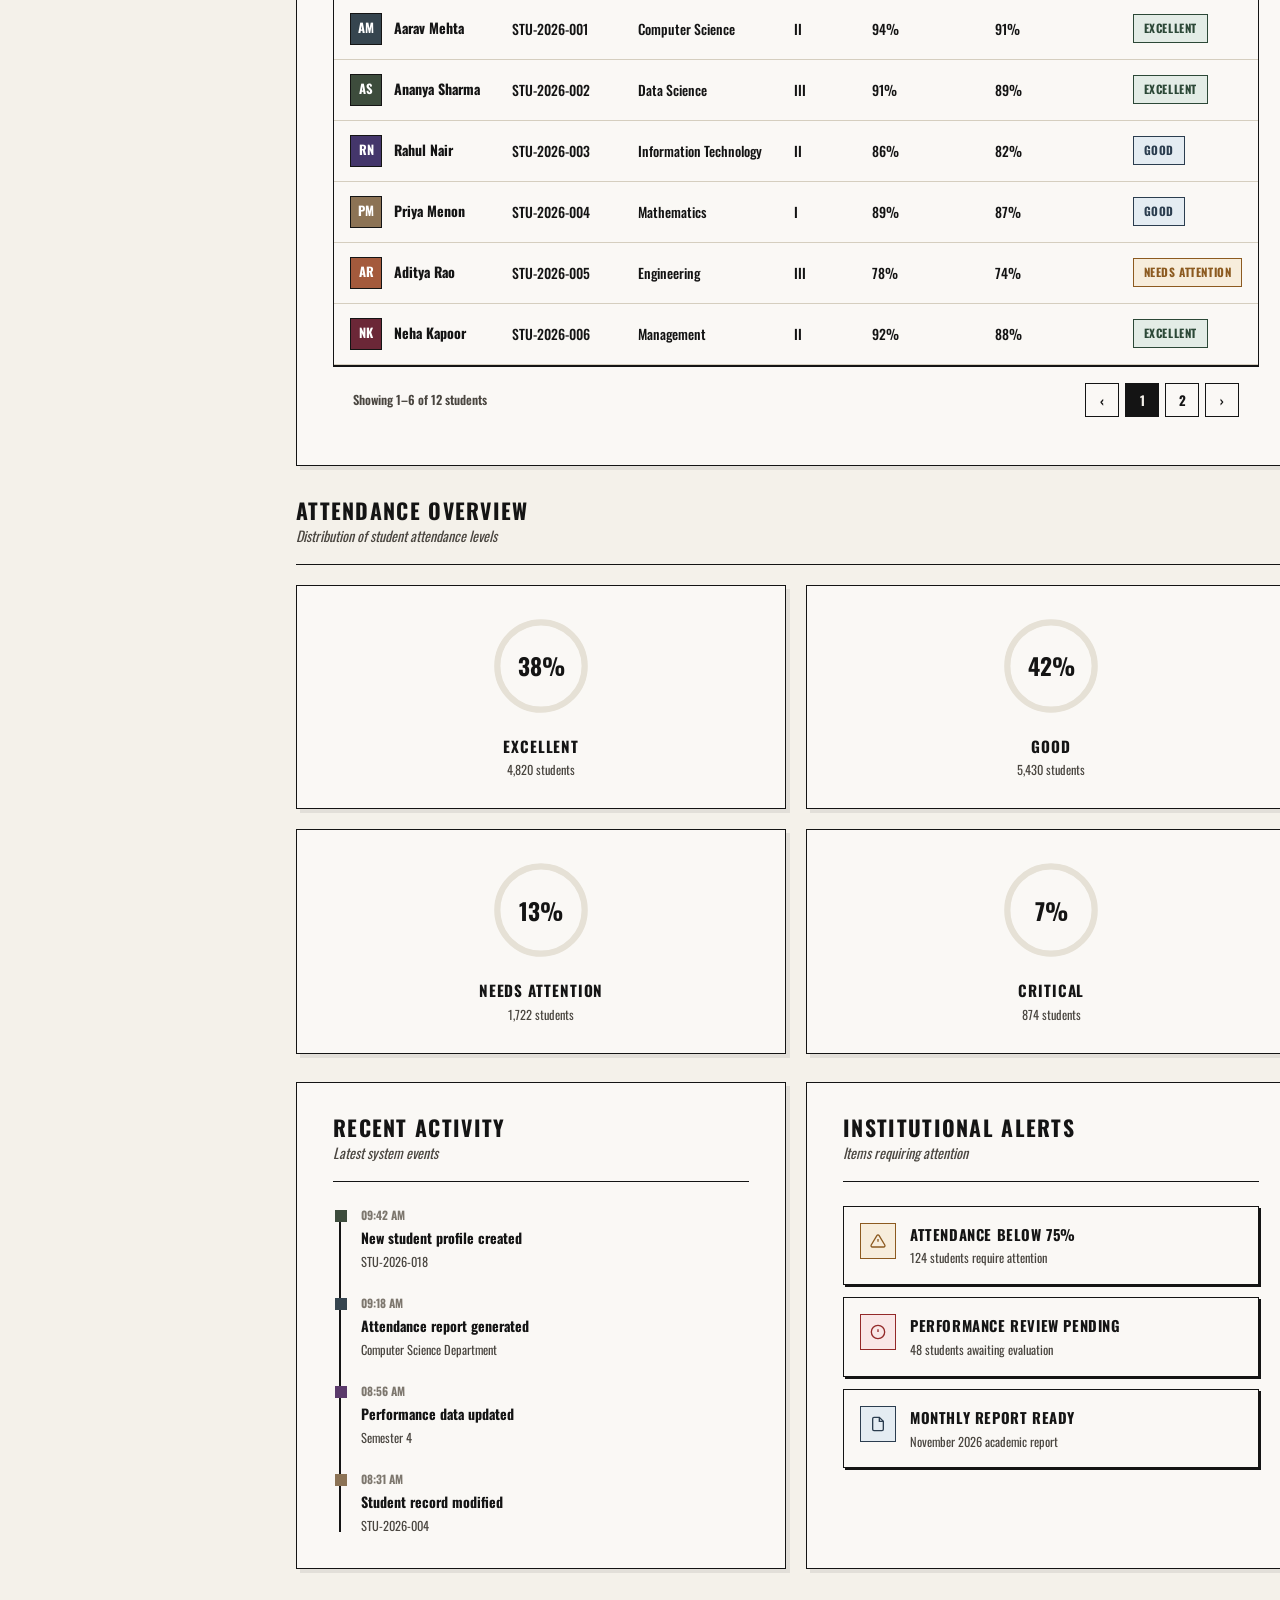
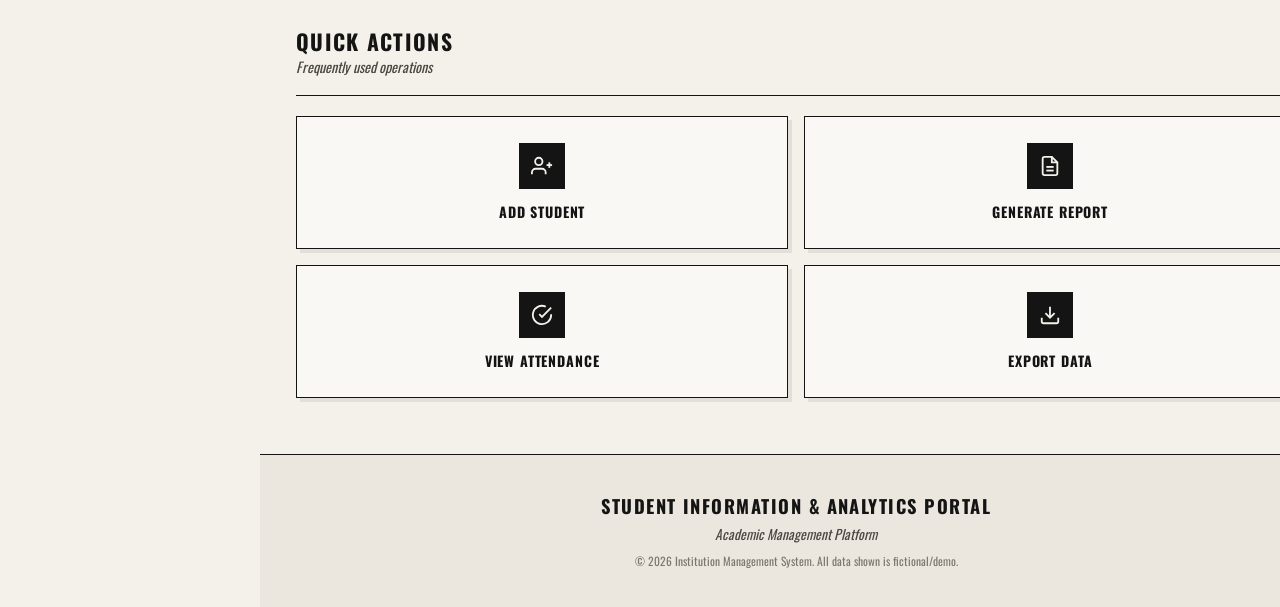
<file: student-information-git-main/index.html>
<!DOCTYPE html>
<html lang="en" data-theme="light">
<head>
  <meta charset="UTF-8" />
  <meta name="viewport" content="width=device-width, initial-scale=1.0" />
  <title>Student Information & Analytics Portal</title>
  <meta name="description" content="Enterprise-grade Student Information & Analytics Dashboard for academic institution management." />
  <link rel="preconnect" href="https://fonts.googleapis.com" />
  <link rel="preconnect" href="https://fonts.gstatic.com" crossorigin />
  <link href="https://fonts.googleapis.com/css2?family=Bebas+Neue&family=Oswald:wght@400;500;600;700&family=Playfair+Display:ital,wght@0,400;0,600;0,700;1,400;1,600;1,700&family=Plus+Jakarta+Sans:wght@400;500;600;700;800&display=swap" rel="stylesheet" />
  <link rel="stylesheet" href="style.css" />
</head>
<body>

  <!-- ======== Loading Screen ======== -->
  <div class="loading-screen" id="loadingScreen">
    <div class="loading-spinner"></div>
    <p>Loading Dashboard&hellip;</p>
  </div>

  <!-- ======== Toast Container ======== -->
  <div class="toast-container" id="toastContainer"></div>

  <!-- ======== Mobile Sidebar Overlay ======== -->
  <div class="sidebar-overlay" id="sidebarOverlay"></div>

  <!-- ======== App Shell ======== -->
  <div class="app" id="app">

    <!-- ======== Sidebar ======== -->
    <aside class="sidebar" id="sidebar" aria-label="Main navigation">

      <!-- Toggle -->
      <button class="sidebar-toggle" id="sidebarToggle" aria-label="Toggle sidebar">
        <svg width="14" height="14" viewBox="0 0 24 24" fill="none" stroke="currentColor" stroke-width="2.5" stroke-linecap="round"><path d="M15 18l-6-6 6-6"/></svg>
      </button>

      <!-- Header / Logo -->
      <div class="sidebar-header">
        <div class="sidebar-logo" aria-hidden="true">FS</div>
        <div class="sidebar-brand">
          <h2>FIELDSTATE</h2>
          <span>Academic Portal &bull; '25</span>
        </div>
      </div>

      <!-- Navigation -->
      <nav class="sidebar-nav" aria-label="Primary">
        <div class="nav-section-title">Main Menu</div>

        <button class="nav-item active" data-section="dashboard" aria-current="page">
          <span class="nav-icon">
            <svg width="18" height="18" viewBox="0 0 24 24" fill="none" stroke="currentColor" stroke-width="2" stroke-linecap="round" stroke-linejoin="round"><rect x="3" y="3" width="7" height="7" rx="1"/><rect x="14" y="3" width="7" height="7" rx="1"/><rect x="3" y="14" width="7" height="7" rx="1"/><rect x="14" y="14" width="7" height="7" rx="1"/></svg>
          </span>
          <span class="nav-label">Dashboard</span>
        </button>

        <button class="nav-item" data-section="students">
          <span class="nav-icon">
            <svg width="18" height="18" viewBox="0 0 24 24" fill="none" stroke="currentColor" stroke-width="2" stroke-linecap="round" stroke-linejoin="round"><path d="M17 21v-2a4 4 0 00-4-4H5a4 4 0 00-4 4v2"/><circle cx="9" cy="7" r="4"/><path d="M23 21v-2a4 4 0 00-3-3.87"/><path d="M16 3.13a4 4 0 010 7.75"/></svg>
          </span>
          <span class="nav-label">Students</span>
          <span class="nav-badge">128</span>
        </button>

        <button class="nav-item" data-section="attendance">
          <span class="nav-icon">
            <svg width="18" height="18" viewBox="0 0 24 24" fill="none" stroke="currentColor" stroke-width="2" stroke-linecap="round" stroke-linejoin="round"><path d="M22 11.08V12a10 10 0 11-5.93-9.14"/><polyline points="22 4 12 14.01 9 11.01"/></svg>
          </span>
          <span class="nav-label">Attendance</span>
        </button>

        <button class="nav-item" data-section="performance">
          <span class="nav-icon">
            <svg width="18" height="18" viewBox="0 0 24 24" fill="none" stroke="currentColor" stroke-width="2" stroke-linecap="round" stroke-linejoin="round"><line x1="18" y1="20" x2="18" y2="10"/><line x1="12" y1="20" x2="12" y2="4"/><line x1="6" y1="20" x2="6" y2="14"/></svg>
          </span>
          <span class="nav-label">Performance</span>
        </button>

        <div class="nav-section-title">Management</div>

        <button class="nav-item" data-section="departments">
          <span class="nav-icon">
            <svg width="18" height="18" viewBox="0 0 24 24" fill="none" stroke="currentColor" stroke-width="2" stroke-linecap="round" stroke-linejoin="round"><path d="M3 9l9-7 9 7v11a2 2 0 01-2 2H5a2 2 0 01-2-2z"/><polyline points="9 22 9 12 15 12 15 22"/></svg>
          </span>
          <span class="nav-label">Departments</span>
        </button>

        <button class="nav-item" data-section="reports">
          <span class="nav-icon">
            <svg width="18" height="18" viewBox="0 0 24 24" fill="none" stroke="currentColor" stroke-width="2" stroke-linecap="round" stroke-linejoin="round"><path d="M14 2H6a2 2 0 00-2 2v16a2 2 0 002 2h12a2 2 0 002-2V8z"/><polyline points="14 2 14 8 20 8"/><line x1="16" y1="13" x2="8" y2="13"/><line x1="16" y1="17" x2="8" y2="17"/></svg>
          </span>
          <span class="nav-label">Reports</span>
        </button>

        <button class="nav-item" data-section="settings">
          <span class="nav-icon">
            <svg width="18" height="18" viewBox="0 0 24 24" fill="none" stroke="currentColor" stroke-width="2" stroke-linecap="round" stroke-linejoin="round"><circle cx="12" cy="12" r="3"/><path d="M19.4 15a1.65 1.65 0 00.33 1.82l.06.06a2 2 0 010 2.83 2 2 0 01-2.83 0l-.06-.06a1.65 1.65 0 00-1.82-.33 1.65 1.65 0 00-1 1.51V21a2 2 0 01-4 0v-.09A1.65 1.65 0 009 19.4a1.65 1.65 0 00-1.82.33l-.06.06a2 2 0 01-2.83-2.83l.06-.06A1.65 1.65 0 004.68 15a1.65 1.65 0 00-1.51-1H3a2 2 0 010-4h.09A1.65 1.65 0 004.6 9a1.65 1.65 0 00-.33-1.82l-.06-.06a2 2 0 012.83-2.83l.06.06A1.65 1.65 0 009 4.68a1.65 1.65 0 001-1.51V3a2 2 0 014 0v.09a1.65 1.65 0 001 1.51 1.65 1.65 0 001.82-.33l.06-.06a2 2 0 012.83 2.83l-.06.06A1.65 1.65 0 0019.4 9a1.65 1.65 0 001.51 1H21a2 2 0 010 4h-.09a1.65 1.65 0 00-1.51 1z"/></svg>
          </span>
          <span class="nav-label">Settings</span>
        </button>
      </nav>

      <!-- Footer / User -->
      <div class="sidebar-footer">
        <div class="sidebar-user">
          <div class="sidebar-avatar" aria-hidden="true">N</div>
          <div class="sidebar-user-info">
            <div class="name">Nethu</div>
            <div class="role">Administrator</div>
          </div>
        </div>
      </div>
    </aside>

    <!-- ======== Main Content ======== -->
    <div class="main-content">

      <!-- ======== Top Navigation ======== -->
      <header class="topnav" role="banner">
        <div class="topnav-left">
          <button class="mobile-menu-btn" id="mobileMenuBtn" aria-label="Open menu">
            <svg width="22" height="22" viewBox="0 0 24 24" fill="none" stroke="currentColor" stroke-width="2" stroke-linecap="round"><line x1="3" y1="6" x2="21" y2="6"/><line x1="3" y1="12" x2="21" y2="12"/><line x1="3" y1="18" x2="21" y2="18"/></svg>
          </button>
          <div class="topnav-search">
            <span class="search-icon">
              <svg width="15" height="15" viewBox="0 0 24 24" fill="none" stroke="currentColor" stroke-width="2.5" stroke-linecap="round"><circle cx="11" cy="11" r="8"/><line x1="21" y1="21" x2="16.65" y2="16.65"/></svg>
            </span>
            <input type="text" id="globalSearch" placeholder="Search students, departments…" aria-label="Search" />
          </div>
        </div>

        <div class="topnav-right">
          <div class="topnav-status">
            <span class="status-dot"></span>
            System Operational
          </div>

          <span class="topnav-date" id="currentDate"></span>

          <!-- Theme toggle -->
          <button class="topnav-btn theme-toggle" id="themeToggle" aria-label="Toggle dark mode" title="Toggle theme">
            <svg id="themeIconLight" width="18" height="18" viewBox="0 0 24 24" fill="none" stroke="currentColor" stroke-width="2" stroke-linecap="round"><circle cx="12" cy="12" r="5"/><line x1="12" y1="1" x2="12" y2="3"/><line x1="12" y1="21" x2="12" y2="23"/><line x1="4.22" y1="4.22" x2="5.64" y2="5.64"/><line x1="18.36" y1="18.36" x2="19.78" y2="19.78"/><line x1="1" y1="12" x2="3" y2="12"/><line x1="21" y1="12" x2="23" y2="12"/><line x1="4.22" y1="19.78" x2="5.64" y2="18.36"/><line x1="18.36" y1="5.64" x2="19.78" y2="4.22"/></svg>
            <svg id="themeIconDark" width="18" height="18" viewBox="0 0 24 24" fill="none" stroke="currentColor" stroke-width="2" stroke-linecap="round" style="display:none"><path d="M21 12.79A9 9 0 1111.21 3 7 7 0 0021 12.79z"/></svg>
          </button>

          <!-- Help -->
          <button class="topnav-btn" aria-label="Help" title="Help">
            <svg width="18" height="18" viewBox="0 0 24 24" fill="none" stroke="currentColor" stroke-width="2" stroke-linecap="round"><circle cx="12" cy="12" r="10"/><path d="M9.09 9a3 3 0 015.83 1c0 2-3 3-3 3"/><line x1="12" y1="17" x2="12.01" y2="17"/></svg>
          </button>

          <!-- Notifications -->
          <div class="dropdown" id="notifDropdown">
            <button class="topnav-btn" id="notifBtn" aria-label="Notifications" title="Notifications">
              <svg width="18" height="18" viewBox="0 0 24 24" fill="none" stroke="currentColor" stroke-width="2" stroke-linecap="round"><path d="M18 8A6 6 0 006 8c0 7-3 9-3 9h18s-3-2-3-9"/><path d="M13.73 21a2 2 0 01-3.46 0"/></svg>
              <span class="badge-dot"></span>
            </button>
            <div class="dropdown-menu" id="notifMenu">
              <div class="dropdown-header">Notifications</div>
              <div class="notification-item">
                <div class="notif-title">Attendance Alert</div>
                <div class="notif-desc">124 students below 75% attendance threshold</div>
                <div class="notif-time">2 minutes ago</div>
              </div>
              <div class="notification-item">
                <div class="notif-title">Report Generated</div>
                <div class="notif-desc">November 2026 monthly report is ready</div>
                <div class="notif-time">15 minutes ago</div>
              </div>
              <div class="notification-item">
                <div class="notif-title">New Enrollment</div>
                <div class="notif-desc">32 new students enrolled this week</div>
                <div class="notif-time">1 hour ago</div>
              </div>
            </div>
          </div>

          <!-- Profile -->
          <div class="dropdown" id="profileDropdown">
            <button class="topnav-avatar" id="profileBtn" aria-label="Profile menu">N</button>
            <div class="dropdown-menu" id="profileMenu">
              <div class="dropdown-header">Nethu</div>
              <button class="dropdown-item">
                <svg width="15" height="15" viewBox="0 0 24 24" fill="none" stroke="currentColor" stroke-width="2"><path d="M20 21v-2a4 4 0 00-4-4H8a4 4 0 00-4 4v2"/><circle cx="12" cy="7" r="4"/></svg>
                My Profile
              </button>
              <button class="dropdown-item">
                <svg width="15" height="15" viewBox="0 0 24 24" fill="none" stroke="currentColor" stroke-width="2"><circle cx="12" cy="12" r="3"/><path d="M19.4 15a1.65 1.65 0 00.33 1.82l.06.06a2 2 0 11-2.83 0l-.06-.06a1.65 1.65 0 00-1.82-.33 1.65 1.65 0 00-1 1.51V21a2 2 0 01-4 0v-.09A1.65 1.65 0 009 19.4"/></svg>
                Settings
              </button>
              <div class="dropdown-divider"></div>
              <button class="dropdown-item" style="color:var(--danger);">
                <svg width="15" height="15" viewBox="0 0 24 24" fill="none" stroke="currentColor" stroke-width="2"><path d="M9 21H5a2 2 0 01-2-2V5a2 2 0 012-2h4"/><polyline points="16 17 21 12 16 7"/><line x1="21" y1="12" x2="9" y2="12"/></svg>
                Sign Out
              </button>
            </div>
          </div>
        </div>
      </header>

      <!-- ======== Page Content ======== -->
      <main class="page-content" role="main">

        <!-- ---- Welcome Section (FIELDSTATE Campaign Banner) ---- -->
        <section class="welcome-section reveal" aria-label="Welcome">
          <div class="welcome-content">
            <div class="editorial-eyebrow">FIELDSTATE ACADEMIC &bull; FALL &lsquo;25 REPERTORY</div>
            <div class="welcome-top">
              <div class="welcome-text">
                <div class="hero-campaign-title">FALL &lsquo;25</div>
                <h1 id="welcomeGreeting">Good Morning, Nethu</h1>
                <p class="editorial-tagline">Refined for now. <em>*Rooted in form</em></p>
                <p class="editorial-desc">Tailored calm, dressed for institutional excellence. An editorial perspective on student cohorts, attendance dynamics, and departmental analytics.</p>
                <div class="welcome-meta">
                  <span>
                    <svg width="14" height="14" viewBox="0 0 24 24" fill="none" stroke="currentColor" stroke-width="2"><rect x="3" y="4" width="18" height="18" rx="2" ry="2"/><line x1="16" y1="2" x2="16" y2="6"/><line x1="8" y1="2" x2="8" y2="6"/><line x1="3" y1="10" x2="21" y2="10"/></svg>
                    <span id="welcomeDate"></span>
                  </span>
                  <span class="meta-tag">[ ACADEMIC YEAR 2026&ndash;27 ]</span>
                  <span class="meta-tag">[ LIVE REPERTORY ]</span>
                </div>
              </div>
            </div>
            <div class="welcome-actions">
              <button class="btn btn-primary" id="btnGenerateReport">Generate Report</button>
              <button class="btn btn-secondary" id="btnViewStudents">View Students</button>
            </div>
          </div>
        </section>

        <!-- ======== Student Information System (Core Profile) ======== -->
        <section class="student-info-section reveal" aria-label="Student Profile Record" id="studentProfileCard">
          <div class="student-card-container">
            <div class="student-info-card">
              <div class="student-card-top">
                <div class="student-avatar" aria-hidden="true">
                  <span>CY</span>
                </div>
                <div class="student-header-info">
                  <div class="student-status-row">
                    <span class="badge-role">MCA Candidate &bull; Enrolled</span>
                    <span class="badge-status-dot">● Active &amp; Good Standing</span>
                  </div>
                  <h1>Individual Student Profile</h1>
                  <p class="student-app-subheading">Refined Academic Record &bull; Cohort 2026&ndash;27 &bull; Department of Computer Applications</p>
                </div>
              </div>

              <div class="student-details-grid">
                <div class="detail-item">
                  <span class="detail-label">Name</span>
                  <span class="detail-value" id="studentName">Cynthia</span>
                </div>
                <div class="detail-item">
                  <span class="detail-label">Register Number</span>
                  <span class="detail-value" id="studentRegNo">101</span>
                </div>
                <div class="detail-item">
                  <span class="detail-label">Programme</span>
                  <span class="detail-value" id="studentProgramme">MCA</span>
                </div>
                <div class="detail-item">
                  <span class="detail-label">Academic Cohort</span>
                  <span class="detail-value" id="studentCohort">2026–2027 &bull; Year II</span>
                </div>
                <div class="detail-item detail-item-email">
                  <div class="detail-item-header">
                    <span class="detail-label">Email Address</span>
                    <button class="btn-copy-email" id="btnCopyEmail" title="Copy email address" aria-label="Copy email">
                      <svg width="13" height="13" viewBox="0 0 24 24" fill="none" stroke="currentColor" stroke-width="2"><rect x="9" y="9" width="13" height="13" rx="0" ry="0"/><path d="M5 15H4a2 2 0 01-2-2V4a2 2 0 012-2h9a2 2 0 012 2v1"/></svg>
                    </button>
                  </div>
                  <a href="mailto:cynthia.mca@university.edu" class="detail-value detail-value-email" id="studentEmail">cynthia.mca@university.edu</a>
                </div>
                <div class="detail-item">
                  <span class="detail-label">Contact Phone</span>
                  <a href="tel:+919876543210" class="detail-value detail-value-phone" id="studentPhone">+91 98765 43210</a>
                </div>
              </div>

              <!-- Collapsible Extended Details (For Student 3 JS Functionality) -->
              <div class="student-extended-details" id="studentDetails" style="display: none;">
                <div class="detail-item">
                  <span class="detail-label">Academic Term</span>
                  <span class="detail-value">Semester II &bull; Full-Time</span>
                </div>
                <div class="detail-item">
                  <span class="detail-label">Cumulative GPA</span>
                  <span class="detail-value">9.42 / 10.0 (Distinction)</span>
                </div>
                <div class="detail-item">
                  <span class="detail-label">Faculty Mentor</span>
                  <span class="detail-value">Dr. K. Ramanathan, Senior Fellow</span>
                </div>
              </div>

              <div class="student-card-footer">
                <button class="btn" id="btnShowDetails">Show Details</button>
              </div>
            </div>
          </div>
        </section>

        <!-- ---- KPI Cards ---- -->
        <section class="kpi-section reveal" aria-label="Key metrics">
          <div class="grid-cols-3" id="kpiGrid">
            <!-- KPI 1 -->
            <div class="kpi-card">
              <div class="kpi-card-header">
                <div class="kpi-icon blue">
                  <svg width="20" height="20" viewBox="0 0 24 24" fill="none" stroke="currentColor" stroke-width="2"><path d="M17 21v-2a4 4 0 00-4-4H5a4 4 0 00-4 4v2"/><circle cx="9" cy="7" r="4"/><path d="M23 21v-2a4 4 0 00-3-3.87"/><path d="M16 3.13a4 4 0 010 7.75"/></svg>
                </div>
                <span class="kpi-change positive">&uarr; 8.2%</span>
              </div>
              <div class="kpi-value" data-target="12846">0</div>
              <div class="kpi-label">Total Students</div>
              <div class="kpi-sublabel">vs last academic year</div>
            </div>
            <!-- KPI 2 -->
            <div class="kpi-card">
              <div class="kpi-card-header">
                <div class="kpi-icon green">
                  <svg width="20" height="20" viewBox="0 0 24 24" fill="none" stroke="currentColor" stroke-width="2"><path d="M22 11.08V12a10 10 0 11-5.93-9.14"/><polyline points="22 4 12 14.01 9 11.01"/></svg>
                </div>
                <span class="kpi-change positive">&uarr; 5.4%</span>
              </div>
              <div class="kpi-value" data-target="11972">0</div>
              <div class="kpi-label">Active Students</div>
              <div class="kpi-sublabel">currently enrolled</div>
            </div>
            <!-- KPI 3 -->
            <div class="kpi-card">
              <div class="kpi-card-header">
                <div class="kpi-icon purple">
                  <svg width="20" height="20" viewBox="0 0 24 24" fill="none" stroke="currentColor" stroke-width="2"><rect x="3" y="4" width="18" height="18" rx="2" ry="2"/><line x1="16" y1="2" x2="16" y2="6"/><line x1="8" y1="2" x2="8" y2="6"/><line x1="3" y1="10" x2="21" y2="10"/></svg>
                </div>
                <span class="kpi-change positive">&uarr; 2.1%</span>
              </div>
              <div class="kpi-value" data-target="87.6" data-suffix="%" data-decimal="true">0</div>
              <div class="kpi-label">Average Attendance</div>
              <div class="kpi-sublabel">across all departments</div>
            </div>
            <!-- KPI 4 -->
            <div class="kpi-card">
              <div class="kpi-card-header">
                <div class="kpi-icon amber">
                  <svg width="20" height="20" viewBox="0 0 24 24" fill="none" stroke="currentColor" stroke-width="2"><line x1="18" y1="20" x2="18" y2="10"/><line x1="12" y1="20" x2="12" y2="4"/><line x1="6" y1="20" x2="6" y2="14"/></svg>
                </div>
                <span class="kpi-change positive">&uarr; 4.8%</span>
              </div>
              <div class="kpi-value" data-target="82.4" data-suffix="%" data-decimal="true">0</div>
              <div class="kpi-label">Average Performance</div>
              <div class="kpi-sublabel">grade point average</div>
            </div>
            <!-- KPI 5 -->
            <div class="kpi-card">
              <div class="kpi-card-header">
                <div class="kpi-icon indigo">
                  <svg width="20" height="20" viewBox="0 0 24 24" fill="none" stroke="currentColor" stroke-width="2"><path d="M3 9l9-7 9 7v11a2 2 0 01-2 2H5a2 2 0 01-2-2z"/><polyline points="9 22 9 12 15 12 15 22"/></svg>
                </div>
                <span class="kpi-change positive">&uarr; 2</span>
              </div>
              <div class="kpi-value" data-target="18">0</div>
              <div class="kpi-label">Departments</div>
              <div class="kpi-sublabel">active academic units</div>
            </div>
            <!-- KPI 6 -->
            <div class="kpi-card">
              <div class="kpi-card-header">
                <div class="kpi-icon rose">
                  <svg width="20" height="20" viewBox="0 0 24 24" fill="none" stroke="currentColor" stroke-width="2"><path d="M20 21v-2a4 4 0 00-4-4H8a4 4 0 00-4 4v2"/><circle cx="12" cy="7" r="4"/></svg>
                </div>
                <span class="kpi-change positive">&uarr; 3.6%</span>
              </div>
              <div class="kpi-value" data-target="624">0</div>
              <div class="kpi-label">Faculty Members</div>
              <div class="kpi-sublabel">across all departments</div>
            </div>
          </div>
        </section>

        <!-- ---- Student Analytics Chart ---- -->
        <section class="section-card reveal" aria-label="Enrollment chart">
          <div class="section-header">
            <div>
              <div class="section-title">Student Enrollment Overview</div>
              <div class="section-subtitle">Enrollment trends across the academic year</div>
            </div>
            <div class="section-actions">
              <button class="btn btn-outline btn-sm" data-chart-period="monthly">Monthly</button>
            </div>
          </div>
          <div class="chart-container" id="enrollmentChart">
            <div class="chart-tooltip" id="chartTooltip"></div>
            <!-- Chart rendered via JS -->
          </div>
        </section>

        <!-- ---- Department Performance ---- -->
        <section class="reveal" aria-label="Department performance">
          <div class="section-header" style="margin-bottom:20px;">
            <div>
              <div class="section-title">Department Performance</div>
              <div class="section-subtitle">Attendance &amp; academic performance by department</div>
            </div>
          </div>
          <div class="grid-cols-3" id="deptGrid">
            <!-- Rendered via JS -->
          </div>
        </section>

        <!-- ---- Recent Students Table ---- -->
        <section class="section-card reveal" aria-label="Student records" style="margin-top:28px;">
          <div class="section-header">
            <div>
              <div class="section-title">Recent Students</div>
              <div class="section-subtitle">Latest enrolled student records</div>
            </div>
            <div class="table-controls">
              <div class="table-search">
                <span class="search-icon">
                  <svg width="14" height="14" viewBox="0 0 24 24" fill="none" stroke="currentColor" stroke-width="2.5"><circle cx="11" cy="11" r="8"/><line x1="21" y1="21" x2="16.65" y2="16.65"/></svg>
                </span>
                <input type="text" id="studentSearch" placeholder="Search students…" aria-label="Search students" />
              </div>
              <select class="table-filter" id="deptFilter" aria-label="Filter by department">
                <option value="">All Departments</option>
                <option value="Computer Science">Computer Science</option>
                <option value="Data Science">Data Science</option>
                <option value="Information Technology">Information Technology</option>
                <option value="Mathematics">Mathematics</option>
                <option value="Engineering">Engineering</option>
                <option value="Management">Management</option>
              </select>
              <select class="table-filter" id="statusFilter" aria-label="Filter by status">
                <option value="">All Status</option>
                <option value="Excellent">Excellent</option>
                <option value="Good">Good</option>
                <option value="Needs Attention">Needs Attention</option>
              </select>
              <button class="btn btn-outline btn-sm" id="addStudentBtn">Add Student</button>
            </div>
          </div>
          <div class="data-table-wrapper">
            <table class="data-table" id="studentTable">
              <thead>
                <tr>
                  <th data-sort="name">Student <span class="sort-icon">↕</span></th>
                  <th data-sort="id">Register ID <span class="sort-icon">↕</span></th>
                  <th data-sort="department">Department <span class="sort-icon">↕</span></th>
                  <th data-sort="year">Year <span class="sort-icon">↕</span></th>
                  <th data-sort="attendance">Attendance <span class="sort-icon">↕</span></th>
                  <th data-sort="performance">Performance <span class="sort-icon">↕</span></th>
                  <th data-sort="status">Status <span class="sort-icon">↕</span></th>
                </tr>
              </thead>
              <tbody id="studentTableBody">
                <!-- Rendered via JS -->
              </tbody>
            </table>
          </div>
          <div class="table-footer">
            <div class="table-info" id="tableInfo">Showing 1-6 of 6 students</div>
            <div class="table-pagination" id="tablePagination">
              <!-- Rendered via JS -->
            </div>
          </div>
        </section>

        <!-- ---- Attendance Overview ---- -->
        <section class="reveal" aria-label="Attendance overview" style="margin-top:28px;">
          <div class="section-header" style="margin-bottom:20px;">
            <div>
              <div class="section-title">Attendance Overview</div>
              <div class="section-subtitle">Distribution of student attendance levels</div>
            </div>
          </div>
          <div class="attendance-grid" id="attendanceGrid">
            <!-- Rendered via JS -->
          </div>
        </section>

        <!-- ---- Two Column: Activity + Alerts ---- -->
        <div class="grid-cols-2 reveal" style="margin-top:28px;">

          <!-- Recent Activity -->
          <div class="section-card">
            <div class="section-header">
              <div>
                <div class="section-title">Recent Activity</div>
                <div class="section-subtitle">Latest system events</div>
              </div>
            </div>
            <div class="timeline" id="activityTimeline">
              <div class="timeline-item">
                <div class="timeline-dot green"></div>
                <div class="timeline-time">09:42 AM</div>
                <div class="timeline-title">New student profile created</div>
                <div class="timeline-desc">STU-2026-018</div>
              </div>
              <div class="timeline-item">
                <div class="timeline-dot blue"></div>
                <div class="timeline-time">09:18 AM</div>
                <div class="timeline-title">Attendance report generated</div>
                <div class="timeline-desc">Computer Science Department</div>
              </div>
              <div class="timeline-item">
                <div class="timeline-dot purple"></div>
                <div class="timeline-time">08:56 AM</div>
                <div class="timeline-title">Performance data updated</div>
                <div class="timeline-desc">Semester 4</div>
              </div>
              <div class="timeline-item">
                <div class="timeline-dot amber"></div>
                <div class="timeline-time">08:31 AM</div>
                <div class="timeline-title">Student record modified</div>
                <div class="timeline-desc">STU-2026-004</div>
              </div>
            </div>
          </div>

          <!-- Institutional Alerts -->
          <div class="section-card">
            <div class="section-header">
              <div>
                <div class="section-title">Institutional Alerts</div>
                <div class="section-subtitle">Items requiring attention</div>
              </div>
            </div>
            <div id="alertsList">
              <div class="alert-item">
                <div class="alert-icon warning">
                  <svg width="16" height="16" viewBox="0 0 24 24" fill="none" stroke="currentColor" stroke-width="2"><path d="M10.29 3.86L1.82 18a2 2 0 001.71 3h16.94a2 2 0 001.71-3L13.71 3.86a2 2 0 00-3.42 0z"/><line x1="12" y1="9" x2="12" y2="13"/><line x1="12" y1="17" x2="12.01" y2="17"/></svg>
                </div>
                <div class="alert-content">
                  <div class="alert-title">Attendance below 75%</div>
                  <div class="alert-desc">124 students require attention</div>
                </div>
              </div>
              <div class="alert-item">
                <div class="alert-icon danger">
                  <svg width="16" height="16" viewBox="0 0 24 24" fill="none" stroke="currentColor" stroke-width="2"><circle cx="12" cy="12" r="10"/><line x1="12" y1="8" x2="12" y2="12"/><line x1="12" y1="16" x2="12.01" y2="16"/></svg>
                </div>
                <div class="alert-content">
                  <div class="alert-title">Performance review pending</div>
                  <div class="alert-desc">48 students awaiting evaluation</div>
                </div>
              </div>
              <div class="alert-item">
                <div class="alert-icon info">
                  <svg width="16" height="16" viewBox="0 0 24 24" fill="none" stroke="currentColor" stroke-width="2"><path d="M14 2H6a2 2 0 00-2 2v16a2 2 0 002 2h12a2 2 0 002-2V8z"/><polyline points="14 2 14 8 20 8"/></svg>
                </div>
                <div class="alert-content">
                  <div class="alert-title">Monthly report ready</div>
                  <div class="alert-desc">November 2026 academic report</div>
                </div>
              </div>
            </div>
          </div>
        </div>

        <!-- ---- Quick Actions ---- -->
        <section class="reveal" aria-label="Quick actions" style="margin-top:28px;">
          <div class="section-header" style="margin-bottom:20px;">
            <div>
              <div class="section-title">Quick Actions</div>
              <div class="section-subtitle">Frequently used operations</div>
            </div>
          </div>
          <div class="quick-actions-grid">
            <button class="quick-action-btn" id="qaAddStudent">
              <div class="quick-action-icon">
                <svg width="22" height="22" viewBox="0 0 24 24" fill="none" stroke="currentColor" stroke-width="2"><path d="M16 21v-2a4 4 0 00-4-4H5a4 4 0 00-4 4v2"/><circle cx="8.5" cy="7" r="4"/><line x1="20" y1="8" x2="20" y2="14"/><line x1="23" y1="11" x2="17" y2="11"/></svg>
              </div>
              <span class="quick-action-label">Add Student</span>
            </button>
            <button class="quick-action-btn" id="qaGenerateReport">
              <div class="quick-action-icon">
                <svg width="22" height="22" viewBox="0 0 24 24" fill="none" stroke="currentColor" stroke-width="2"><path d="M14 2H6a2 2 0 00-2 2v16a2 2 0 002 2h12a2 2 0 002-2V8z"/><polyline points="14 2 14 8 20 8"/><line x1="16" y1="13" x2="8" y2="13"/><line x1="16" y1="17" x2="8" y2="17"/></svg>
              </div>
              <span class="quick-action-label">Generate Report</span>
            </button>
            <button class="quick-action-btn" id="qaViewAttendance">
              <div class="quick-action-icon">
                <svg width="22" height="22" viewBox="0 0 24 24" fill="none" stroke="currentColor" stroke-width="2"><path d="M22 11.08V12a10 10 0 11-5.93-9.14"/><polyline points="22 4 12 14.01 9 11.01"/></svg>
              </div>
              <span class="quick-action-label">View Attendance</span>
            </button>
            <button class="quick-action-btn" id="qaExportData">
              <div class="quick-action-icon">
                <svg width="22" height="22" viewBox="0 0 24 24" fill="none" stroke="currentColor" stroke-width="2"><path d="M21 15v4a2 2 0 01-2 2H5a2 2 0 01-2-2v-4"/><polyline points="7 10 12 15 17 10"/><line x1="12" y1="15" x2="12" y2="3"/></svg>
              </div>
              <span class="quick-action-label">Export Data</span>
            </button>
          </div>
        </section>

      </main>

      <!-- ======== Footer ======== -->
      <footer class="app-footer" role="contentinfo">
        <div class="footer-brand">Student Information &amp; Analytics Portal</div>
        <div class="footer-tagline">Academic Management Platform</div>
        <div class="footer-copy">&copy; 2026 Institution Management System. All data shown is fictional/demo.</div>
      </footer>

    </div><!-- /.main-content -->
  </div><!-- /.app -->

  <!-- ======== Add Student Modal ======== -->
  <div class="modal-overlay" id="addStudentModal" role="dialog" aria-modal="true" aria-label="Add student">
    <div class="modal">
      <div class="modal-header">
        <h2 class="modal-title">Add New Student</h2>
        <button class="modal-close" id="closeAddStudent" aria-label="Close">
          <svg width="16" height="16" viewBox="0 0 24 24" fill="none" stroke="currentColor" stroke-width="2.5" stroke-linecap="round"><line x1="18" y1="6" x2="6" y2="18"/><line x1="6" y1="6" x2="18" y2="18"/></svg>
        </button>
      </div>
      <div class="modal-body">
        <form id="addStudentForm">
          <div class="form-row">
            <div class="form-group">
              <label class="form-label" for="studentFirstName">First Name</label>
              <input class="form-input" type="text" id="studentFirstName" placeholder="Enter first name" required />
            </div>
            <div class="form-group">
              <label class="form-label" for="studentLastName">Last Name</label>
              <input class="form-input" type="text" id="studentLastName" placeholder="Enter last name" required />
            </div>
          </div>
          <div class="form-group">
            <label class="form-label" for="studentRegId">Register ID</label>
            <input class="form-input" type="text" id="studentRegId" placeholder="e.g. STU-2026-007" required />
          </div>
          <div class="form-row">
            <div class="form-group">
              <label class="form-label" for="studentDept">Department</label>
              <select class="form-select" id="studentDept" required>
                <option value="">Select department</option>
                <option>Computer Science</option>
                <option>Data Science</option>
                <option>Information Technology</option>
                <option>Mathematics</option>
                <option>Engineering</option>
                <option>Management</option>
              </select>
            </div>
            <div class="form-group">
              <label class="form-label" for="studentYear">Year</label>
              <select class="form-select" id="studentYear" required>
                <option value="">Select year</option>
                <option>I</option>
                <option>II</option>
                <option>III</option>
                <option>IV</option>
              </select>
            </div>
          </div>
        </form>
      </div>
      <div class="modal-footer">
        <button class="btn-modal-cancel" id="cancelAddStudent">Cancel</button>
        <button class="btn-modal-primary" id="submitAddStudent">Add Student</button>
      </div>
    </div>
  </div>

  <!-- ======== Generate Report Modal ======== -->
  <div class="modal-overlay" id="reportModal" role="dialog" aria-modal="true" aria-label="Generate report">
    <div class="modal">
      <div class="modal-header">
        <h2 class="modal-title">Generate Report</h2>
        <button class="modal-close" id="closeReport" aria-label="Close">
          <svg width="16" height="16" viewBox="0 0 24 24" fill="none" stroke="currentColor" stroke-width="2.5" stroke-linecap="round"><line x1="18" y1="6" x2="6" y2="18"/><line x1="6" y1="6" x2="18" y2="18"/></svg>
        </button>
      </div>
      <div class="modal-body">
        <form id="reportForm">
          <div class="form-group">
            <label class="form-label" for="reportType">Report Type</label>
            <select class="form-select" id="reportType" required>
              <option value="">Select type</option>
              <option>Attendance Report</option>
              <option>Performance Report</option>
              <option>Enrollment Report</option>
              <option>Department Summary</option>
              <option>Comprehensive Report</option>
            </select>
          </div>
          <div class="form-row">
            <div class="form-group">
              <label class="form-label" for="reportFrom">From</label>
              <input class="form-input" type="date" id="reportFrom" required />
            </div>
            <div class="form-group">
              <label class="form-label" for="reportTo">To</label>
              <input class="form-input" type="date" id="reportTo" required />
            </div>
          </div>
          <div class="form-group">
            <label class="form-label" for="reportDept">Department</label>
            <select class="form-select" id="reportDept">
              <option value="">All Departments</option>
              <option>Computer Science</option>
              <option>Data Science</option>
              <option>Information Technology</option>
              <option>Mathematics</option>
              <option>Engineering</option>
              <option>Management</option>
            </select>
          </div>
          <div class="form-group">
            <label class="form-label" for="reportFormat">Export Format</label>
            <select class="form-select" id="reportFormat" required>
              <option value="">Select format</option>
              <option>PDF</option>
              <option>Excel (XLSX)</option>
              <option>CSV</option>
            </select>
          </div>
        </form>
      </div>
      <div class="modal-footer">
        <button class="btn-modal-cancel" id="cancelReport">Cancel</button>
        <button class="btn-modal-primary" id="submitReport">Generate</button>
      </div>
    </div>
  </div>

  <script src="script.js"></script>
</body>
</html>
</file>
<file: style.css>
/* ============================================================
   Student Information & Analytics Portal
   Design System & Styles
   ============================================================ */

/* ---------- CSS Variables (Design Tokens) ---------- */
:root {
  /* Primary palette */
  --primary-50: #eef2ff;
  --primary-100: #e0e7ff;
  --primary-200: #c7d2fe;
  --primary-300: #a5b4fc;
  --primary-400: #818cf8;
  --primary-500: #6366f1;
  --primary-600: #4f46e5;
  --primary-700: #4338ca;
  --primary-800: #3730a3;
  --primary-900: #312e81;

  /* Neutral palette */
  --gray-50: #f8fafc;
  --gray-100: #f1f5f9;
  --gray-200: #e2e8f0;
  --gray-300: #cbd5e1;
  --gray-400: #94a3b8;
  --gray-500: #64748b;
  --gray-600: #475569;
  --gray-700: #334155;
  --gray-800: #1e293b;
  --gray-900: #0f172a;
  --gray-950: #020617;

  /* Semantic colours */
  --success: #10b981;
  --success-light: #d1fae5;
  --warning: #f59e0b;
  --warning-light: #fef3c7;
  --danger: #ef4444;
  --danger-light: #fee2e2;
  --info: #3b82f6;
  --info-light: #dbeafe;

  /* Surface colours – light mode */
  --bg-body: #f0f2f7;
  --bg-sidebar: #ffffff;
  --bg-card: #ffffff;
  --bg-card-hover: #f8fafc;
  --bg-input: #f1f5f9;
  --bg-modal-overlay: rgba(15, 23, 42, 0.55);
  --bg-glass: rgba(255, 255, 255, 0.72);
  --bg-glass-heavy: rgba(255, 255, 255, 0.88);

  /* Text colours */
  --text-primary: #0f172a;
  --text-secondary: #475569;
  --text-tertiary: #94a3b8;
  --text-inverse: #ffffff;

  /* Borders & shadows */
  --border-color: #e2e8f0;
  --border-light: rgba(226, 232, 240, 0.6);
  --shadow-sm: 0 1px 2px rgba(0,0,0,0.04);
  --shadow-md: 0 4px 12px rgba(0,0,0,0.06);
  --shadow-lg: 0 10px 32px rgba(0,0,0,0.08);
  --shadow-xl: 0 20px 48px rgba(0,0,0,0.10);
  --shadow-card: 0 1px 3px rgba(0,0,0,0.04), 0 4px 12px rgba(0,0,0,0.03);
  --shadow-card-hover: 0 8px 24px rgba(99,102,241,0.10), 0 2px 8px rgba(0,0,0,0.06);

  /* Layout */
  --sidebar-width: 260px;
  --sidebar-collapsed-width: 72px;
  --topnav-height: 64px;
  --radius-sm: 8px;
  --radius-md: 12px;
  --radius-lg: 16px;
  --radius-xl: 20px;
  --radius-full: 9999px;

  /* Transitions */
  --transition-fast: 0.15s ease;
  --transition-base: 0.25s ease;
  --transition-slow: 0.4s cubic-bezier(0.4,0,0.2,1);

  /* Typography */
  --font-family: 'Inter', -apple-system, BlinkMacSystemFont, 'Segoe UI', Roboto, sans-serif;
  --font-mono: 'JetBrains Mono', 'Fira Code', monospace;
}

/* ---------- Dark Mode ---------- */
[data-theme="dark"] {
  --bg-body: #0c0f1a;
  --bg-sidebar: #111827;
  --bg-card: #1e293b;
  --bg-card-hover: #263249;
  --bg-input: #1e293b;
  --bg-glass: rgba(30, 41, 59, 0.72);
  --bg-glass-heavy: rgba(30, 41, 59, 0.88);

  --text-primary: #f1f5f9;
  --text-secondary: #94a3b8;
  --text-tertiary: #64748b;

  --border-color: #334155;
  --border-light: rgba(51, 65, 85, 0.5);

  --shadow-sm: 0 1px 2px rgba(0,0,0,0.2);
  --shadow-md: 0 4px 12px rgba(0,0,0,0.3);
  --shadow-lg: 0 10px 32px rgba(0,0,0,0.35);
  --shadow-xl: 0 20px 48px rgba(0,0,0,0.4);
  --shadow-card: 0 1px 3px rgba(0,0,0,0.2), 0 4px 12px rgba(0,0,0,0.15);
  --shadow-card-hover: 0 8px 24px rgba(99,102,241,0.18), 0 2px 8px rgba(0,0,0,0.2);
  --bg-modal-overlay: rgba(0, 0, 0, 0.7);
}

/* ---------- Reset & Base ---------- */
*, *::before, *::after {
  margin: 0;
  padding: 0;
  box-sizing: border-box;
}

html {
  scroll-behavior: smooth;
  font-size: 16px;
}

body {
  font-family: var(--font-family);
  background: var(--bg-body);
  color: var(--text-primary);
  line-height: 1.6;
  overflow-x: hidden;
  transition: background var(--transition-base), color var(--transition-base);
}

a { color: inherit; text-decoration: none; }
button { cursor: pointer; font-family: inherit; }
img { max-width: 100%; display: block; }
input, select, textarea { font-family: inherit; font-size: inherit; }

/* ---------- Loading Screen ---------- */
.loading-screen {
  position: fixed;
  inset: 0;
  z-index: 10000;
  background: var(--bg-body);
  display: flex;
  flex-direction: column;
  align-items: center;
  justify-content: center;
  gap: 24px;
  transition: opacity 0.5s ease, visibility 0.5s ease;
}

.loading-screen.hidden {
  opacity: 0;
  visibility: hidden;
  pointer-events: none;
}

.loading-spinner {
  width: 48px;
  height: 48px;
  border: 3px solid var(--border-color);
  border-top-color: var(--primary-500);
  border-radius: 50%;
  animation: spin 0.8s linear infinite;
}

.loading-screen p {
  color: var(--text-secondary);
  font-size: 0.875rem;
  letter-spacing: 0.05em;
}

@keyframes spin {
  to { transform: rotate(360deg); }
}

/* ---------- App Layout ---------- */
.app {
  display: flex;
  min-height: 100vh;
  opacity: 0;
  transition: opacity 0.6s ease;
}

.app.loaded { opacity: 1; }

/* ---------- Sidebar ---------- */
.sidebar {
  position: fixed;
  top: 0;
  left: 0;
  width: var(--sidebar-width);
  height: 100vh;
  background: var(--bg-sidebar);
  border-right: 1px solid var(--border-color);
  display: flex;
  flex-direction: column;
  z-index: 1000;
  transition: width var(--transition-slow), transform var(--transition-slow);
  overflow: hidden;
}

.sidebar.collapsed {
  width: var(--sidebar-collapsed-width);
}

.sidebar-header {
  display: flex;
  align-items: center;
  gap: 12px;
  padding: 20px;
  border-bottom: 1px solid var(--border-color);
  min-height: 64px;
}

.sidebar-logo {
  width: 36px;
  height: 36px;
  background: linear-gradient(135deg, var(--primary-500), var(--primary-700));
  border-radius: var(--radius-sm);
  display: flex;
  align-items: center;
  justify-content: center;
  color: white;
  font-weight: 700;
  font-size: 1.1rem;
  flex-shrink: 0;
}

.sidebar-brand {
  white-space: nowrap;
  overflow: hidden;
  transition: opacity var(--transition-base);
}

.sidebar-brand h2 {
  font-size: 0.95rem;
  font-weight: 700;
  color: var(--text-primary);
  line-height: 1.2;
}

.sidebar-brand span {
  font-size: 0.7rem;
  color: var(--text-tertiary);
  text-transform: uppercase;
  letter-spacing: 0.08em;
}

.sidebar.collapsed .sidebar-brand {
  opacity: 0;
  width: 0;
}

.sidebar-nav {
  flex: 1;
  padding: 12px 8px;
  overflow-y: auto;
}

.nav-section-title {
  font-size: 0.65rem;
  font-weight: 600;
  text-transform: uppercase;
  letter-spacing: 0.1em;
  color: var(--text-tertiary);
  padding: 12px 12px 6px;
  white-space: nowrap;
  overflow: hidden;
}

.sidebar.collapsed .nav-section-title {
  opacity: 0;
}

.nav-item {
  display: flex;
  align-items: center;
  gap: 12px;
  padding: 10px 14px;
  border-radius: var(--radius-sm);
  color: var(--text-secondary);
  font-size: 0.875rem;
  font-weight: 500;
  transition: all var(--transition-fast);
  white-space: nowrap;
  margin-bottom: 2px;
  position: relative;
  border: none;
  background: none;
  width: 100%;
  text-align: left;
}

.nav-item:hover {
  background: var(--primary-50);
  color: var(--primary-600);
}

[data-theme="dark"] .nav-item:hover {
  background: rgba(99,102,241,0.1);
  color: var(--primary-400);
}

.nav-item.active {
  background: var(--primary-50);
  color: var(--primary-600);
  font-weight: 600;
}

[data-theme="dark"] .nav-item.active {
  background: rgba(99,102,241,0.15);
  color: var(--primary-400);
}

.nav-item.active::before {
  content: '';
  position: absolute;
  left: 0;
  top: 50%;
  transform: translateY(-50%);
  width: 3px;
  height: 24px;
  background: var(--primary-500);
  border-radius: 0 3px 3px 0;
}

.nav-item .nav-icon {
  width: 20px;
  height: 20px;
  flex-shrink: 0;
  display: flex;
  align-items: center;
  justify-content: center;
}

.nav-item .nav-label {
  overflow: hidden;
  transition: opacity var(--transition-base);
}

.sidebar.collapsed .nav-item .nav-label {
  opacity: 0;
  width: 0;
}

.nav-item .nav-badge {
  margin-left: auto;
  background: var(--danger);
  color: white;
  font-size: 0.65rem;
  font-weight: 600;
  padding: 2px 6px;
  border-radius: var(--radius-full);
  min-width: 20px;
  text-align: center;
}

.sidebar.collapsed .nav-badge { display: none; }

/* Sidebar footer */
.sidebar-footer {
  padding: 16px;
  border-top: 1px solid var(--border-color);
}

.sidebar-user {
  display: flex;
  align-items: center;
  gap: 10px;
  padding: 8px;
  border-radius: var(--radius-sm);
  transition: background var(--transition-fast);
}

.sidebar-user:hover {
  background: var(--bg-input);
}

.sidebar-avatar {
  width: 36px;
  height: 36px;
  border-radius: var(--radius-full);
  background: linear-gradient(135deg, var(--primary-400), var(--primary-600));
  display: flex;
  align-items: center;
  justify-content: center;
  color: white;
  font-weight: 700;
  font-size: 0.85rem;
  flex-shrink: 0;
}

.sidebar-user-info {
  overflow: hidden;
  white-space: nowrap;
  transition: opacity var(--transition-base);
}

.sidebar-user-info .name {
  font-size: 0.82rem;
  font-weight: 600;
  color: var(--text-primary);
}

.sidebar-user-info .role {
  font-size: 0.7rem;
  color: var(--text-tertiary);
}

.sidebar.collapsed .sidebar-user-info {
  opacity: 0;
  width: 0;
}

/* Sidebar toggle button */
.sidebar-toggle {
  position: absolute;
  top: 20px;
  right: -14px;
  width: 28px;
  height: 28px;
  background: var(--bg-card);
  border: 1px solid var(--border-color);
  border-radius: 50%;
  display: flex;
  align-items: center;
  justify-content: center;
  cursor: pointer;
  z-index: 10;
  transition: all var(--transition-fast);
  box-shadow: var(--shadow-sm);
  color: var(--text-secondary);
  font-size: 0.75rem;
}

.sidebar-toggle:hover {
  background: var(--primary-500);
  color: white;
  border-color: var(--primary-500);
}

.sidebar.collapsed .sidebar-toggle svg {
  transform: rotate(180deg);
}

/* ---------- Main Content ---------- */
.main-content {
  flex: 1;
  margin-left: var(--sidebar-width);
  transition: margin-left var(--transition-slow);
  min-height: 100vh;
  display: flex;
  flex-direction: column;
}

.sidebar.collapsed ~ .main-content {
  margin-left: var(--sidebar-collapsed-width);
}

/* ---------- Top Navigation ---------- */
.topnav {
  position: sticky;
  top: 0;
  height: var(--topnav-height);
  background: var(--bg-glass-heavy);
  backdrop-filter: blur(16px);
  -webkit-backdrop-filter: blur(16px);
  border-bottom: 1px solid var(--border-light);
  display: flex;
  align-items: center;
  justify-content: space-between;
  padding: 0 28px;
  z-index: 900;
}

.topnav-left {
  display: flex;
  align-items: center;
  gap: 16px;
}

.mobile-menu-btn {
  display: none;
  background: none;
  border: none;
  color: var(--text-secondary);
  padding: 6px;
}

.topnav-search {
  position: relative;
}

.topnav-search input {
  width: 320px;
  padding: 9px 14px 9px 38px;
  background: var(--bg-input);
  border: 1px solid var(--border-color);
  border-radius: var(--radius-sm);
  color: var(--text-primary);
  font-size: 0.85rem;
  outline: none;
  transition: all var(--transition-fast);
}

.topnav-search input:focus {
  border-color: var(--primary-400);
  box-shadow: 0 0 0 3px rgba(99,102,241,0.12);
  background: var(--bg-card);
}

.topnav-search input::placeholder {
  color: var(--text-tertiary);
}

.topnav-search .search-icon {
  position: absolute;
  left: 12px;
  top: 50%;
  transform: translateY(-50%);
  color: var(--text-tertiary);
  pointer-events: none;
}

.topnav-right {
  display: flex;
  align-items: center;
  gap: 6px;
}

.topnav-status {
  display: flex;
  align-items: center;
  gap: 6px;
  padding: 5px 12px;
  background: var(--success-light);
  color: #065f46;
  font-size: 0.72rem;
  font-weight: 600;
  border-radius: var(--radius-full);
  margin-right: 8px;
}

[data-theme="dark"] .topnav-status {
  background: rgba(16,185,129,0.15);
  color: var(--success);
}

.topnav-status .status-dot {
  width: 7px;
  height: 7px;
  background: var(--success);
  border-radius: 50%;
  animation: pulse-dot 2s ease-in-out infinite;
}

@keyframes pulse-dot {
  0%, 100% { opacity: 1; transform: scale(1); }
  50% { opacity: 0.6; transform: scale(0.85); }
}

.topnav-date {
  font-size: 0.82rem;
  color: var(--text-secondary);
  margin-right: 8px;
  font-weight: 500;
}

.topnav-btn {
  position: relative;
  width: 38px;
  height: 38px;
  display: flex;
  align-items: center;
  justify-content: center;
  border-radius: var(--radius-sm);
  border: none;
  background: transparent;
  color: var(--text-secondary);
  transition: all var(--transition-fast);
}

.topnav-btn:hover {
  background: var(--bg-input);
  color: var(--text-primary);
}

.topnav-btn .badge-dot {
  position: absolute;
  top: 8px;
  right: 8px;
  width: 8px;
  height: 8px;
  background: var(--danger);
  border-radius: 50%;
  border: 2px solid var(--bg-card);
}

.topnav-avatar {
  width: 34px;
  height: 34px;
  border-radius: var(--radius-full);
  background: linear-gradient(135deg, var(--primary-400), var(--primary-600));
  display: flex;
  align-items: center;
  justify-content: center;
  color: white;
  font-weight: 700;
  font-size: 0.8rem;
  cursor: pointer;
  transition: box-shadow var(--transition-fast);
  border: none;
}

.topnav-avatar:hover {
  box-shadow: 0 0 0 3px rgba(99,102,241,0.25);
}

/* Dropdowns */
.dropdown {
  position: relative;
}

.dropdown-menu {
  position: absolute;
  top: calc(100% + 8px);
  right: 0;
  min-width: 280px;
  background: var(--bg-card);
  border: 1px solid var(--border-color);
  border-radius: var(--radius-md);
  box-shadow: var(--shadow-lg);
  opacity: 0;
  visibility: hidden;
  transform: translateY(-8px);
  transition: all var(--transition-fast);
  z-index: 100;
  overflow: hidden;
}

.dropdown-menu.open {
  opacity: 1;
  visibility: visible;
  transform: translateY(0);
}

.dropdown-header {
  padding: 14px 16px;
  border-bottom: 1px solid var(--border-color);
  font-weight: 600;
  font-size: 0.85rem;
}

.dropdown-item {
  display: flex;
  align-items: center;
  gap: 10px;
  padding: 10px 16px;
  font-size: 0.82rem;
  color: var(--text-secondary);
  transition: background var(--transition-fast);
  border: none;
  background: none;
  width: 100%;
  text-align: left;
  cursor: pointer;
}

.dropdown-item:hover {
  background: var(--bg-input);
  color: var(--text-primary);
}

.dropdown-divider {
  height: 1px;
  background: var(--border-color);
  margin: 4px 0;
}

.notification-item {
  padding: 12px 16px;
  border-bottom: 1px solid var(--border-light);
  transition: background var(--transition-fast);
}

.notification-item:hover {
  background: var(--bg-input);
}

.notification-item .notif-title {
  font-size: 0.82rem;
  font-weight: 600;
  color: var(--text-primary);
  margin-bottom: 2px;
}

.notification-item .notif-desc {
  font-size: 0.75rem;
  color: var(--text-tertiary);
}

.notification-item .notif-time {
  font-size: 0.7rem;
  color: var(--text-tertiary);
  margin-top: 4px;
}

/* ---------- Page Content ---------- */
.page-content {
  padding: 28px;
  flex: 1;
}

/* ---------- Welcome / Hero Section ---------- */
.welcome-section {
  background: linear-gradient(135deg, var(--primary-600) 0%, var(--primary-800) 50%, #1e1b4b 100%);
  border-radius: var(--radius-xl);
  padding: 36px 40px;
  color: white;
  position: relative;
  overflow: hidden;
  margin-bottom: 28px;
}

.welcome-section::before {
  content: '';
  position: absolute;
  top: -60%;
  right: -20%;
  width: 500px;
  height: 500px;
  background: radial-gradient(circle, rgba(255,255,255,0.08) 0%, transparent 70%);
  border-radius: 50%;
  animation: float-orb 8s ease-in-out infinite;
}

.welcome-section::after {
  content: '';
  position: absolute;
  bottom: -40%;
  left: 10%;
  width: 300px;
  height: 300px;
  background: radial-gradient(circle, rgba(99,102,241,0.2) 0%, transparent 70%);
  border-radius: 50%;
  animation: float-orb 10s ease-in-out infinite reverse;
}

@keyframes float-orb {
  0%, 100% { transform: translate(0, 0) scale(1); }
  33% { transform: translate(20px, -20px) scale(1.05); }
  66% { transform: translate(-10px, 15px) scale(0.95); }
}

.welcome-content {
  position: relative;
  z-index: 1;
}

.welcome-top {
  display: flex;
  justify-content: space-between;
  align-items: flex-start;
  flex-wrap: wrap;
  gap: 16px;
}

.welcome-text h1 {
  font-size: 1.75rem;
  font-weight: 700;
  margin-bottom: 6px;
}

.welcome-text p {
  font-size: 0.95rem;
  opacity: 0.85;
  margin-bottom: 4px;
}

.welcome-meta {
  display: flex;
  gap: 16px;
  margin-top: 8px;
}

.welcome-meta span {
  font-size: 0.78rem;
  opacity: 0.7;
  display: flex;
  align-items: center;
  gap: 5px;
}

.welcome-actions {
  display: flex;
  gap: 10px;
  margin-top: 20px;
}

.btn {
  display: inline-flex;
  align-items: center;
  gap: 8px;
  padding: 10px 22px;
  border-radius: var(--radius-sm);
  font-size: 0.85rem;
  font-weight: 600;
  border: none;
  transition: all var(--transition-fast);
  white-space: nowrap;
}

.btn-primary {
  background: white;
  color: var(--primary-700);
}

.btn-primary:hover {
  background: var(--primary-50);
  transform: translateY(-1px);
  box-shadow: 0 4px 12px rgba(0,0,0,0.15);
}

.btn-secondary {
  background: rgba(255,255,255,0.15);
  color: white;
  border: 1px solid rgba(255,255,255,0.2);
  backdrop-filter: blur(4px);
}

.btn-secondary:hover {
  background: rgba(255,255,255,0.25);
  transform: translateY(-1px);
}

.btn-outline {
  background: transparent;
  color: var(--text-primary);
  border: 1px solid var(--border-color);
}

.btn-outline:hover {
  background: var(--bg-input);
  border-color: var(--primary-400);
  color: var(--primary-600);
}

.btn-sm {
  padding: 6px 14px;
  font-size: 0.78rem;
}

.btn-icon {
  width: 36px;
  height: 36px;
  padding: 0;
  display: flex;
  align-items: center;
  justify-content: center;
  border-radius: var(--radius-sm);
  border: 1px solid var(--border-color);
  background: var(--bg-card);
  color: var(--text-secondary);
  transition: all var(--transition-fast);
}

.btn-icon:hover {
  border-color: var(--primary-400);
  color: var(--primary-600);
  background: var(--primary-50);
}

/* ---------- Grid Layouts ---------- */
.grid-cols-4 {
  display: grid;
  grid-template-columns: repeat(4, 1fr);
  gap: 20px;
}

.grid-cols-3 {
  display: grid;
  grid-template-columns: repeat(3, 1fr);
  gap: 20px;
}

.grid-cols-2 {
  display: grid;
  grid-template-columns: repeat(2, 1fr);
  gap: 20px;
}

/* ---------- KPI Cards ---------- */
.kpi-section {
  margin-bottom: 28px;
}

.kpi-card {
  background: var(--bg-card);
  border: 1px solid var(--border-color);
  border-radius: var(--radius-lg);
  padding: 22px;
  position: relative;
  overflow: hidden;
  transition: all var(--transition-base);
  box-shadow: var(--shadow-card);
}

.kpi-card:hover {
  transform: translateY(-3px);
  box-shadow: var(--shadow-card-hover);
  border-color: var(--primary-200);
}

[data-theme="dark"] .kpi-card:hover {
  border-color: var(--primary-800);
}

.kpi-card-header {
  display: flex;
  align-items: center;
  justify-content: space-between;
  margin-bottom: 14px;
}

.kpi-icon {
  width: 42px;
  height: 42px;
  border-radius: var(--radius-sm);
  display: flex;
  align-items: center;
  justify-content: center;
  font-size: 1.1rem;
}

.kpi-icon.blue { background: var(--info-light); color: var(--info); }
.kpi-icon.green { background: var(--success-light); color: var(--success); }
.kpi-icon.purple { background: #f3e8ff; color: #9333ea; }
.kpi-icon.amber { background: var(--warning-light); color: var(--warning); }
.kpi-icon.indigo { background: var(--primary-100); color: var(--primary-600); }
.kpi-icon.rose { background: #fce7f3; color: #db2777; }

[data-theme="dark"] .kpi-icon.blue { background: rgba(59,130,246,0.15); }
[data-theme="dark"] .kpi-icon.green { background: rgba(16,185,129,0.15); }
[data-theme="dark"] .kpi-icon.purple { background: rgba(147,51,234,0.15); }
[data-theme="dark"] .kpi-icon.amber { background: rgba(245,158,11,0.15); }
[data-theme="dark"] .kpi-icon.indigo { background: rgba(99,102,241,0.15); }
[data-theme="dark"] .kpi-icon.rose { background: rgba(219,39,119,0.15); }

.kpi-change {
  display: inline-flex;
  align-items: center;
  gap: 3px;
  font-size: 0.72rem;
  font-weight: 600;
  padding: 3px 8px;
  border-radius: var(--radius-full);
}

.kpi-change.positive {
  background: var(--success-light);
  color: #065f46;
}

.kpi-change.negative {
  background: var(--danger-light);
  color: #991b1b;
}

[data-theme="dark"] .kpi-change.positive {
  background: rgba(16,185,129,0.15);
  color: var(--success);
}

[data-theme="dark"] .kpi-change.negative {
  background: rgba(239,68,68,0.15);
  color: var(--danger);
}

.kpi-value {
  font-size: 1.85rem;
  font-weight: 700;
  color: var(--text-primary);
  line-height: 1.2;
  margin-bottom: 4px;
}

.kpi-label {
  font-size: 0.8rem;
  color: var(--text-tertiary);
  font-weight: 500;
}

.kpi-sublabel {
  font-size: 0.7rem;
  color: var(--text-tertiary);
  margin-top: 2px;
}

/* ---------- Section Card (glass) ---------- */
.section-card {
  background: var(--bg-card);
  border: 1px solid var(--border-color);
  border-radius: var(--radius-lg);
  padding: 24px;
  box-shadow: var(--shadow-card);
  margin-bottom: 28px;
}

.section-header {
  display: flex;
  align-items: center;
  justify-content: space-between;
  margin-bottom: 20px;
  flex-wrap: wrap;
  gap: 12px;
}

.section-title {
  font-size: 1.05rem;
  font-weight: 700;
  color: var(--text-primary);
}

.section-subtitle {
  font-size: 0.8rem;
  color: var(--text-tertiary);
  margin-top: 2px;
}

.section-actions {
  display: flex;
  gap: 8px;
  align-items: center;
}

/* ---------- Chart ---------- */
.chart-container {
  position: relative;
  width: 100%;
  height: 320px;
}

.chart-svg {
  width: 100%;
  height: 100%;
}

.chart-bar {
  transition: all var(--transition-base);
  cursor: pointer;
}

.chart-bar:hover {
  filter: brightness(1.1);
}

.chart-tooltip {
  position: absolute;
  background: var(--gray-900);
  color: white;
  padding: 6px 12px;
  border-radius: var(--radius-sm);
  font-size: 0.75rem;
  pointer-events: none;
  opacity: 0;
  transition: opacity var(--transition-fast);
  z-index: 10;
  white-space: nowrap;
}

.chart-tooltip.visible {
  opacity: 1;
}

/* ---------- Department Cards ---------- */
.dept-card {
  background: var(--bg-card);
  border: 1px solid var(--border-color);
  border-radius: var(--radius-md);
  padding: 20px;
  transition: all var(--transition-base);
  box-shadow: var(--shadow-card);
}

.dept-card:hover {
  transform: translateY(-2px);
  box-shadow: var(--shadow-card-hover);
}

.dept-card-header {
  display: flex;
  justify-content: space-between;
  align-items: center;
  margin-bottom: 14px;
}

.dept-name {
  font-size: 0.92rem;
  font-weight: 600;
  color: var(--text-primary);
}

.dept-students {
  font-size: 0.75rem;
  color: var(--text-tertiary);
  font-weight: 500;
}

.dept-stat {
  margin-bottom: 12px;
}

.dept-stat-header {
  display: flex;
  justify-content: space-between;
  margin-bottom: 5px;
}

.dept-stat-label {
  font-size: 0.75rem;
  color: var(--text-secondary);
}

.dept-stat-value {
  font-size: 0.75rem;
  font-weight: 600;
  color: var(--text-primary);
}

.progress-bar {
  width: 100%;
  height: 6px;
  background: var(--bg-input);
  border-radius: var(--radius-full);
  overflow: hidden;
}

.progress-fill {
  height: 100%;
  border-radius: var(--radius-full);
  transition: width 1.2s cubic-bezier(0.4,0,0.2,1);
  width: 0;
}

.progress-fill.blue { background: linear-gradient(90deg, var(--info), #60a5fa); }
.progress-fill.green { background: linear-gradient(90deg, var(--success), #34d399); }
.progress-fill.purple { background: linear-gradient(90deg, #9333ea, #a855f7); }
.progress-fill.amber { background: linear-gradient(90deg, var(--warning), #fbbf24); }
.progress-fill.indigo { background: linear-gradient(90deg, var(--primary-500), var(--primary-400)); }

/* ---------- Student Table ---------- */
.table-controls {
  display: flex;
  align-items: center;
  gap: 12px;
  flex-wrap: wrap;
}

.table-search {
  position: relative;
  flex: 1;
  min-width: 200px;
  max-width: 300px;
}

.table-search input {
  width: 100%;
  padding: 8px 12px 8px 34px;
  background: var(--bg-input);
  border: 1px solid var(--border-color);
  border-radius: var(--radius-sm);
  font-size: 0.82rem;
  color: var(--text-primary);
  outline: none;
  transition: all var(--transition-fast);
}

.table-search input:focus {
  border-color: var(--primary-400);
  box-shadow: 0 0 0 3px rgba(99,102,241,0.1);
}

.table-search .search-icon {
  position: absolute;
  left: 10px;
  top: 50%;
  transform: translateY(-50%);
  color: var(--text-tertiary);
}

.table-filter {
  padding: 8px 14px;
  background: var(--bg-input);
  border: 1px solid var(--border-color);
  border-radius: var(--radius-sm);
  font-size: 0.82rem;
  color: var(--text-secondary);
  outline: none;
  cursor: pointer;
  appearance: none;
  -webkit-appearance: none;
  background-image: url("data:image/svg+xml,%3Csvg xmlns='http://www.w3.org/2000/svg' width='12' height='12' viewBox='0 0 24 24' fill='none' stroke='%2394a3b8' stroke-width='2'%3E%3Cpath d='M6 9l6 6 6-6'/%3E%3C/svg%3E");
  background-repeat: no-repeat;
  background-position: right 10px center;
  padding-right: 30px;
}

.data-table {
  width: 100%;
  border-collapse: separate;
  border-spacing: 0;
}

.data-table thead th {
  text-align: left;
  padding: 12px 14px;
  font-size: 0.72rem;
  font-weight: 600;
  text-transform: uppercase;
  letter-spacing: 0.05em;
  color: var(--text-tertiary);
  border-bottom: 1px solid var(--border-color);
  cursor: pointer;
  user-select: none;
  white-space: nowrap;
  transition: color var(--transition-fast);
}

.data-table thead th:hover {
  color: var(--text-primary);
}

.data-table thead th .sort-icon {
  margin-left: 4px;
  opacity: 0.4;
  font-size: 0.65rem;
}

.data-table thead th.sorted .sort-icon {
  opacity: 1;
  color: var(--primary-500);
}

.data-table tbody tr {
  transition: background var(--transition-fast);
}

.data-table tbody tr:hover {
  background: var(--bg-card-hover);
}

.data-table tbody td {
  padding: 12px 14px;
  font-size: 0.84rem;
  color: var(--text-secondary);
  border-bottom: 1px solid var(--border-light);
  white-space: nowrap;
}

.student-cell {
  display: flex;
  align-items: center;
  gap: 10px;
}

.student-avatar-sm {
  width: 32px;
  height: 32px;
  border-radius: var(--radius-full);
  display: flex;
  align-items: center;
  justify-content: center;
  font-weight: 600;
  font-size: 0.72rem;
  color: white;
  flex-shrink: 0;
}

.student-name {
  font-weight: 600;
  color: var(--text-primary);
  font-size: 0.84rem;
}

.status-badge {
  display: inline-flex;
  align-items: center;
  gap: 4px;
  padding: 3px 10px;
  border-radius: var(--radius-full);
  font-size: 0.72rem;
  font-weight: 600;
}

.status-badge.excellent {
  background: var(--success-light);
  color: #065f46;
}

.status-badge.good {
  background: var(--info-light);
  color: #1e40af;
}

.status-badge.attention {
  background: var(--warning-light);
  color: #92400e;
}

.status-badge.critical {
  background: var(--danger-light);
  color: #991b1b;
}

[data-theme="dark"] .status-badge.excellent { background: rgba(16,185,129,0.15); color: var(--success); }
[data-theme="dark"] .status-badge.good { background: rgba(59,130,246,0.15); color: var(--info); }
[data-theme="dark"] .status-badge.attention { background: rgba(245,158,11,0.15); color: var(--warning); }
[data-theme="dark"] .status-badge.critical { background: rgba(239,68,68,0.15); color: var(--danger); }

.table-footer {
  display: flex;
  align-items: center;
  justify-content: space-between;
  padding-top: 16px;
  border-top: 1px solid var(--border-light);
  margin-top: 4px;
}

.table-info {
  font-size: 0.78rem;
  color: var(--text-tertiary);
}

.table-pagination {
  display: flex;
  align-items: center;
  gap: 4px;
}

.page-btn {
  width: 32px;
  height: 32px;
  display: flex;
  align-items: center;
  justify-content: center;
  border: 1px solid var(--border-color);
  border-radius: var(--radius-sm);
  background: var(--bg-card);
  color: var(--text-secondary);
  font-size: 0.78rem;
  font-weight: 500;
  cursor: pointer;
  transition: all var(--transition-fast);
}

.page-btn:hover {
  border-color: var(--primary-400);
  color: var(--primary-600);
}

.page-btn.active {
  background: var(--primary-500);
  color: white;
  border-color: var(--primary-500);
}

/* ---------- Attendance Overview ---------- */
.attendance-grid {
  display: grid;
  grid-template-columns: repeat(4, 1fr);
  gap: 20px;
}

.attendance-card {
  text-align: center;
  padding: 24px 16px;
  background: var(--bg-card);
  border: 1px solid var(--border-color);
  border-radius: var(--radius-md);
  box-shadow: var(--shadow-card);
  transition: all var(--transition-base);
}

.attendance-card:hover {
  transform: translateY(-2px);
  box-shadow: var(--shadow-card-hover);
}

.circle-progress {
  position: relative;
  width: 100px;
  height: 100px;
  margin: 0 auto 14px;
}

.circle-progress svg {
  width: 100px;
  height: 100px;
  transform: rotate(-90deg);
}

.circle-progress .circle-bg {
  fill: none;
  stroke: var(--bg-input);
  stroke-width: 6;
}

.circle-progress .circle-fill {
  fill: none;
  stroke-width: 6;
  stroke-linecap: round;
  transition: stroke-dashoffset 1.5s cubic-bezier(0.4,0,0.2,1);
}

.circle-progress .circle-text {
  position: absolute;
  inset: 0;
  display: flex;
  align-items: center;
  justify-content: center;
  font-size: 1.1rem;
  font-weight: 700;
  color: var(--text-primary);
}

.attendance-label {
  font-size: 0.85rem;
  font-weight: 600;
  color: var(--text-primary);
  margin-bottom: 2px;
}

.attendance-count {
  font-size: 0.78rem;
  color: var(--text-tertiary);
}

/* ---------- Activity Timeline ---------- */
.timeline {
  position: relative;
  padding-left: 28px;
}

.timeline::before {
  content: '';
  position: absolute;
  left: 8px;
  top: 4px;
  bottom: 4px;
  width: 2px;
  background: var(--border-color);
  border-radius: 2px;
}

.timeline-item {
  position: relative;
  padding-bottom: 22px;
}

.timeline-item:last-child {
  padding-bottom: 0;
}

.timeline-dot {
  position: absolute;
  left: -24px;
  top: 4px;
  width: 12px;
  height: 12px;
  border-radius: 50%;
  border: 2px solid var(--primary-500);
  background: var(--bg-card);
  z-index: 1;
}

.timeline-dot.green { border-color: var(--success); }
.timeline-dot.blue { border-color: var(--info); }
.timeline-dot.amber { border-color: var(--warning); }
.timeline-dot.purple { border-color: #9333ea; }

.timeline-time {
  font-size: 0.7rem;
  color: var(--text-tertiary);
  font-weight: 600;
  margin-bottom: 3px;
}

.timeline-title {
  font-size: 0.84rem;
  font-weight: 600;
  color: var(--text-primary);
  margin-bottom: 2px;
}

.timeline-desc {
  font-size: 0.78rem;
  color: var(--text-tertiary);
}

/* ---------- Alert Card ---------- */
.alert-item {
  display: flex;
  align-items: flex-start;
  gap: 12px;
  padding: 14px;
  border-radius: var(--radius-sm);
  border: 1px solid var(--border-light);
  margin-bottom: 10px;
  transition: all var(--transition-fast);
}

.alert-item:last-child {
  margin-bottom: 0;
}

.alert-item:hover {
  background: var(--bg-card-hover);
}

.alert-icon {
  width: 36px;
  height: 36px;
  border-radius: var(--radius-sm);
  display: flex;
  align-items: center;
  justify-content: center;
  flex-shrink: 0;
  font-size: 0.9rem;
}

.alert-icon.warning { background: var(--warning-light); color: var(--warning); }
.alert-icon.danger { background: var(--danger-light); color: var(--danger); }
.alert-icon.info { background: var(--info-light); color: var(--info); }

[data-theme="dark"] .alert-icon.warning { background: rgba(245,158,11,0.15); }
[data-theme="dark"] .alert-icon.danger { background: rgba(239,68,68,0.15); }
[data-theme="dark"] .alert-icon.info { background: rgba(59,130,246,0.15); }

.alert-content .alert-title {
  font-size: 0.84rem;
  font-weight: 600;
  color: var(--text-primary);
  margin-bottom: 2px;
}

.alert-content .alert-desc {
  font-size: 0.75rem;
  color: var(--text-tertiary);
}

/* ---------- Quick Actions ---------- */
.quick-actions-grid {
  display: grid;
  grid-template-columns: repeat(4, 1fr);
  gap: 14px;
}

.quick-action-btn {
  display: flex;
  flex-direction: column;
  align-items: center;
  gap: 10px;
  padding: 22px 16px;
  background: var(--bg-card);
  border: 1px solid var(--border-color);
  border-radius: var(--radius-md);
  cursor: pointer;
  transition: all var(--transition-base);
  box-shadow: var(--shadow-card);
}

.quick-action-btn:hover {
  transform: translateY(-3px);
  box-shadow: var(--shadow-card-hover);
  border-color: var(--primary-300);
}

.quick-action-icon {
  width: 46px;
  height: 46px;
  border-radius: var(--radius-md);
  display: flex;
  align-items: center;
  justify-content: center;
  font-size: 1.2rem;
  background: linear-gradient(135deg, var(--primary-500), var(--primary-700));
  color: white;
}

.quick-action-btn:nth-child(2) .quick-action-icon {
  background: linear-gradient(135deg, var(--success), #059669);
}

.quick-action-btn:nth-child(3) .quick-action-icon {
  background: linear-gradient(135deg, var(--info), #2563eb);
}

.quick-action-btn:nth-child(4) .quick-action-icon {
  background: linear-gradient(135deg, #9333ea, #7c3aed);
}

.quick-action-label {
  font-size: 0.82rem;
  font-weight: 600;
  color: var(--text-primary);
}

/* ---------- Footer ---------- */
.app-footer {
  padding: 28px;
  text-align: center;
  border-top: 1px solid var(--border-color);
  margin-top: 12px;
}

.footer-brand {
  font-size: 0.88rem;
  font-weight: 700;
  color: var(--text-primary);
  margin-bottom: 4px;
}

.footer-tagline {
  font-size: 0.78rem;
  color: var(--text-tertiary);
  margin-bottom: 4px;
}

.footer-copy {
  font-size: 0.72rem;
  color: var(--text-tertiary);
}

/* ---------- Modals ---------- */
.modal-overlay {
  position: fixed;
  inset: 0;
  background: var(--bg-modal-overlay);
  z-index: 5000;
  display: flex;
  align-items: center;
  justify-content: center;
  opacity: 0;
  visibility: hidden;
  transition: all var(--transition-base);
  backdrop-filter: blur(4px);
}

.modal-overlay.open {
  opacity: 1;
  visibility: visible;
}

.modal {
  background: var(--bg-card);
  border-radius: var(--radius-lg);
  width: 90%;
  max-width: 520px;
  max-height: 85vh;
  overflow-y: auto;
  box-shadow: var(--shadow-xl);
  transform: scale(0.95) translateY(20px);
  transition: transform var(--transition-base);
}

.modal-overlay.open .modal {
  transform: scale(1) translateY(0);
}

.modal-header {
  display: flex;
  align-items: center;
  justify-content: space-between;
  padding: 20px 24px;
  border-bottom: 1px solid var(--border-color);
}

.modal-title {
  font-size: 1.05rem;
  font-weight: 700;
  color: var(--text-primary);
}

.modal-close {
  width: 32px;
  height: 32px;
  display: flex;
  align-items: center;
  justify-content: center;
  border: none;
  background: var(--bg-input);
  border-radius: var(--radius-sm);
  color: var(--text-secondary);
  cursor: pointer;
  transition: all var(--transition-fast);
}

.modal-close:hover {
  background: var(--danger-light);
  color: var(--danger);
}

.modal-body {
  padding: 24px;
}

.form-group {
  margin-bottom: 18px;
}

.form-label {
  display: block;
  font-size: 0.82rem;
  font-weight: 600;
  color: var(--text-secondary);
  margin-bottom: 6px;
}

.form-input, .form-select {
  width: 100%;
  padding: 10px 14px;
  background: var(--bg-input);
  border: 1px solid var(--border-color);
  border-radius: var(--radius-sm);
  color: var(--text-primary);
  font-size: 0.85rem;
  outline: none;
  transition: all var(--transition-fast);
}

.form-input:focus, .form-select:focus {
  border-color: var(--primary-400);
  box-shadow: 0 0 0 3px rgba(99,102,241,0.1);
}

.form-row {
  display: grid;
  grid-template-columns: 1fr 1fr;
  gap: 14px;
}

.modal-footer {
  display: flex;
  justify-content: flex-end;
  gap: 10px;
  padding: 16px 24px;
  border-top: 1px solid var(--border-color);
}

.btn-modal-primary {
  padding: 10px 24px;
  background: var(--primary-600);
  color: white;
  border: none;
  border-radius: var(--radius-sm);
  font-size: 0.85rem;
  font-weight: 600;
  cursor: pointer;
  transition: all var(--transition-fast);
}

.btn-modal-primary:hover {
  background: var(--primary-700);
  transform: translateY(-1px);
}

.btn-modal-cancel {
  padding: 10px 24px;
  background: var(--bg-input);
  color: var(--text-secondary);
  border: 1px solid var(--border-color);
  border-radius: var(--radius-sm);
  font-size: 0.85rem;
  font-weight: 600;
  cursor: pointer;
  transition: all var(--transition-fast);
}

.btn-modal-cancel:hover {
  background: var(--bg-card-hover);
}

/* ---------- Toast Notification ---------- */
.toast-container {
  position: fixed;
  top: 20px;
  right: 20px;
  z-index: 9999;
  display: flex;
  flex-direction: column;
  gap: 8px;
}

.toast {
  display: flex;
  align-items: center;
  gap: 10px;
  padding: 14px 18px;
  background: var(--bg-card);
  border: 1px solid var(--border-color);
  border-radius: var(--radius-md);
  box-shadow: var(--shadow-lg);
  min-width: 300px;
  max-width: 420px;
  transform: translateX(120%);
  transition: transform var(--transition-slow);
  position: relative;
  overflow: hidden;
}

.toast.show {
  transform: translateX(0);
}

.toast.hiding {
  transform: translateX(120%);
}

.toast-icon {
  width: 28px;
  height: 28px;
  border-radius: var(--radius-sm);
  display: flex;
  align-items: center;
  justify-content: center;
  flex-shrink: 0;
  font-size: 0.85rem;
}

.toast-icon.success { background: var(--success-light); color: var(--success); }
.toast-icon.error { background: var(--danger-light); color: var(--danger); }
.toast-icon.info { background: var(--info-light); color: var(--info); }
.toast-icon.warning { background: var(--warning-light); color: var(--warning); }

.toast-content .toast-title {
  font-size: 0.82rem;
  font-weight: 600;
  color: var(--text-primary);
}

.toast-content .toast-message {
  font-size: 0.75rem;
  color: var(--text-tertiary);
}

.toast-progress {
  position: absolute;
  bottom: 0;
  left: 0;
  height: 3px;
  background: var(--primary-500);
  border-radius: 0 3px 0 0;
  transition: width linear;
}

/* ---------- Theme Toggle ---------- */
.theme-toggle {
  display: flex;
  align-items: center;
  justify-content: center;
}

/* ---------- Scroll Reveal ---------- */
.reveal {
  opacity: 0;
  transform: translateY(24px);
  transition: opacity 0.6s ease, transform 0.6s ease;
}

.reveal.visible {
  opacity: 1;
  transform: translateY(0);
}

/* ---------- Sidebar Overlay (mobile) ---------- */
.sidebar-overlay {
  position: fixed;
  inset: 0;
  background: rgba(0,0,0,0.5);
  z-index: 999;
  opacity: 0;
  visibility: hidden;
  transition: all var(--transition-base);
}

.sidebar-overlay.active {
  opacity: 1;
  visibility: visible;
}

/* ---------- Responsive ---------- */
@media (max-width: 1280px) {
  .grid-cols-4 {
    grid-template-columns: repeat(2, 1fr);
  }
  .attendance-grid {
    grid-template-columns: repeat(2, 1fr);
  }
  .quick-actions-grid {
    grid-template-columns: repeat(2, 1fr);
  }
}

@media (max-width: 1024px) {
  .sidebar {
    transform: translateX(-100%);
  }

  .sidebar.mobile-open {
    transform: translateX(0);
  }

  .main-content {
    margin-left: 0 !important;
  }

  .mobile-menu-btn {
    display: flex;
  }

  .sidebar-toggle {
    display: none;
  }

  .topnav-search input {
    width: 200px;
  }

  .topnav-status {
    display: none;
  }

  .topnav-date {
    display: none;
  }
}

@media (max-width: 768px) {
  .page-content {
    padding: 16px;
  }

  .welcome-section {
    padding: 24px;
  }

  .welcome-text h1 {
    font-size: 1.35rem;
  }

  .grid-cols-4,
  .grid-cols-3,
  .grid-cols-2 {
    grid-template-columns: 1fr;
  }

  .attendance-grid {
    grid-template-columns: repeat(2, 1fr);
  }

  .quick-actions-grid {
    grid-template-columns: repeat(2, 1fr);
  }

  .data-table-wrapper {
    overflow-x: auto;
    -webkit-overflow-scrolling: touch;
  }

  .data-table {
    min-width: 700px;
  }

  .table-controls {
    flex-direction: column;
    align-items: stretch;
  }

  .table-search {
    max-width: 100%;
  }

  .table-footer {
    flex-direction: column;
    gap: 12px;
    text-align: center;
  }

  .topnav {
    padding: 0 16px;
  }

  .topnav-search input {
    width: 160px;
  }

  .form-row {
    grid-template-columns: 1fr;
  }

  .welcome-actions {
    flex-direction: column;
  }

  .welcome-top {
    flex-direction: column;
  }
}

@media (max-width: 480px) {
  .topnav-search {
    display: none;
  }

  .attendance-grid {
    grid-template-columns: 1fr;
  }

  .quick-actions-grid {
    grid-template-columns: 1fr;
  }
}

/* ---------- Scrollbar ---------- */
::-webkit-scrollbar {
  width: 6px;
  height: 6px;
}

::-webkit-scrollbar-track {
  background: transparent;
}

::-webkit-scrollbar-thumb {
  background: var(--gray-300);
  border-radius: 3px;
}

::-webkit-scrollbar-thumb:hover {
  background: var(--gray-400);
}

[data-theme="dark"] ::-webkit-scrollbar-thumb {
  background: var(--gray-700);
}

[data-theme="dark"] ::-webkit-scrollbar-thumb:hover {
  background: var(--gray-600);
}

/* ---------- Utility ---------- */
.text-center { text-align: center; }
.mt-2 { margin-top: 8px; }
.mt-4 { margin-top: 16px; }
.mb-4 { margin-bottom: 16px; }
.mb-6 { margin-bottom: 24px; }
.gap-6 { gap: 24px; }
.flex { display: flex; }
.items-center { align-items: center; }
.justify-between { justify-content: space-between; }
.flex-wrap { flex-wrap: wrap; }

/* ============================================================
   Feature/UI: Student Information Card & Profile Styles
   (Improved Student Information UI for Lab Collaboration)
   ============================================================ */
.student-info-section {
  margin-top: 24px;
  margin-bottom: 28px;
}

.student-card-container {
  width: 100%;
}

.student-info-card {
  background: var(--bg-card);
  border: 1px solid var(--border-color);
  border-left: 4px solid var(--primary-500);
  border-radius: var(--radius-lg);
  padding: 28px;
  box-shadow: var(--shadow-sm);
  transition: all 0.25s ease;
}

.student-info-card:hover {
  box-shadow: var(--shadow-md);
  border-color: var(--primary-300);
}

.student-card-top {
  display: flex;
  align-items: center;
  gap: 20px;
  margin-bottom: 24px;
  padding-bottom: 20px;
  border-bottom: 1px solid var(--border-color);
}

.student-avatar {
  width: 56px;
  height: 56px;
  border-radius: 50%;
  background: linear-gradient(135deg, var(--primary-500), var(--primary-700));
  color: #ffffff;
  font-weight: 700;
  font-size: 1.25rem;
  display: flex;
  align-items: center;
  justify-content: center;
  box-shadow: 0 4px 14px rgba(99, 102, 241, 0.35);
  flex-shrink: 0;
}

.student-header-info {
  display: flex;
  flex-direction: column;
  gap: 4px;
}

.student-header-info h1 {
  font-size: 1.5rem;
  font-weight: 700;
  color: var(--text-primary);
  letter-spacing: -0.02em;
  margin: 0;
  line-height: 1.3;
}

.student-app-subheading {
  font-size: 0.875rem;
  color: var(--text-secondary);
  margin: 0;
}

.badge-role {
  display: inline-block;
  font-size: 0.75rem;
  font-weight: 600;
  color: var(--primary-600);
  background: var(--primary-50);
  padding: 3px 10px;
  border-radius: 9999px;
  border: 1px solid var(--primary-200);
  width: fit-content;
}

.student-details-grid {
  display: grid;
  grid-template-columns: repeat(auto-fit, minmax(220px, 1fr));
  gap: 16px;
  margin-bottom: 20px;
}

.detail-item {
  background: var(--gray-50);
  border: 1px solid var(--gray-200);
  border-radius: var(--radius-md);
  padding: 14px 18px;
  display: flex;
  flex-direction: column;
  gap: 6px;
  transition: all 0.2s ease;
}

.detail-item:hover {
  border-color: var(--primary-300);
  background: var(--primary-50);
}

.detail-label {
  font-size: 0.75rem;
  font-weight: 600;
  text-transform: uppercase;
  letter-spacing: 0.05em;
  color: var(--text-tertiary);
}

.detail-value {
  font-size: 1.05rem;
  font-weight: 600;
  color: var(--text-primary);
}

.student-extended-details {
  display: grid;
  grid-template-columns: repeat(auto-fit, minmax(220px, 1fr));
  gap: 16px;
  margin-top: 16px;
  margin-bottom: 20px;
  padding-top: 20px;
  border-top: 1px dashed var(--border-color);
  animation: fadeIn 0.3s ease;
}

.detail-badge-active {
  display: inline-block;
  font-size: 0.8rem;
  font-weight: 600;
  color: var(--success);
  background: var(--success-light);
  padding: 2px 10px;
  border-radius: 9999px;
  width: fit-content;
}

.student-card-footer {
  display: flex;
  align-items: center;
  gap: 12px;
  margin-top: 20px;
}

.student-card-footer .btn {
  padding: 10px 22px;
  font-size: 0.9rem;
  font-weight: 600;
  border-radius: var(--radius-md);
  display: inline-flex;
  align-items: center;
  gap: 8px;
  box-shadow: 0 4px 14px rgba(99, 102, 241, 0.25);
  cursor: pointer;
  transition: all 0.2s ease;
}

.student-card-footer .btn:hover {
  transform: translateY(-1px);
  box-shadow: 0 6px 18px rgba(99, 102, 241, 0.35);
}

/* Dark mode overrides */
[data-theme="dark"] .student-info-card {
  background: var(--bg-card);
  border-color: var(--border-color);
}

[data-theme="dark"] .detail-item {
  background: var(--gray-900);
  border-color: var(--gray-800);
}

[data-theme="dark"] .detail-item:hover {
  background: var(--gray-800);
  border-color: var(--primary-600);
}

[data-theme="dark"] .badge-role {
  background: rgba(99, 102, 241, 0.15);
  border-color: rgba(99, 102, 241, 0.3);
  color: var(--primary-300);
}
</file>
<file: student-information-git-main/style.css>
/* ============================================================
   Student Information & Analytics Portal
   Design System & Styles
   ============================================================ */

/* ---------- CSS Variables (Design Tokens) ---------- */
:root {
  /* Primary palette (Onyx & Charcoal) */
  --primary-50: #F4F0E8;
  --primary-100: #EAE4D8;
  --primary-200: #D8D0C0;
  --primary-300: #B8AC98;
  --primary-400: #7A6F5D;
  --primary-500: #141414;
  --primary-600: #141414;
  --primary-700: #0A0A0A;
  --primary-800: #000000;
  --primary-900: #000000;

  /* Neutral palette (Warm stone & linen) */
  --gray-50: #FAF8F5;
  --gray-100: #F4F1EA;
  --gray-200: #E6E1D6;
  --gray-300: #D5CEBF;
  --gray-400: #A8A193;
  --gray-500: #7A7468;
  --gray-600: #555047;
  --gray-700: #38352F;
  --gray-800: #24221E;
  --gray-900: #141414;
  --gray-950: #0A0A0A;

  /* Semantic colours (High-fashion editorial tones) */
  --success: #2C4837;
  --success-light: #E3ECE6;
  --warning: #8C5A20;
  --warning-light: #F7EDDC;
  --danger: #932929;
  --danger-light: #F9E7E7;
  --info: #2B3D4F;
  --info-light: #E4ECF2;
  --accent-camel: #8C7355;
  --accent-terracotta: #A45A3C;

  /* Surface colours – FIELDSTATE Warm Linen & Ecru */
  --bg-body: #F4F1EA;
  --bg-sidebar: #ECE7DE;
  --bg-card: #FAF8F5;
  --bg-card-hover: #F0EBE0;
  --bg-input: #FFFFFF;
  --bg-modal-overlay: rgba(20, 20, 20, 0.75);
  --bg-glass: rgba(244, 241, 234, 0.88);
  --bg-glass-heavy: rgba(244, 241, 234, 0.96);

  /* Text colours */
  --text-primary: #141414;
  --text-secondary: #4A4640;
  --text-tertiary: #7D776E;
  --text-inverse: #F4F1EA;

  /* Borders & shadows (Sharp Brutalist & Editorial) */
  --border-color: #141414;
  --border-light: #D5CEBF;
  --border-strong: #141414;
  --shadow-sm: 2px 2px 0px rgba(20,20,20,0.12);
  --shadow-md: 4px 4px 0px rgba(20,20,20,0.15);
  --shadow-lg: 6px 6px 0px #141414;
  --shadow-xl: 8px 8px 0px #141414;
  --shadow-card: 4px 4px 0px rgba(20,20,20,0.08);
  --shadow-card-hover: 6px 6px 0px #141414;

  /* Layout & Sharp Corners (Zero Border Radius) */
  --sidebar-width: 260px;
  --sidebar-collapsed-width: 72px;
  --topnav-height: 64px;
  --radius-sm: 0px;
  --radius-md: 0px;
  --radius-lg: 0px;
  --radius-xl: 0px;
  --radius-full: 0px;

  /* Transitions */
  --transition-fast: 0.15s cubic-bezier(0.2,0,0,1);
  --transition-base: 0.22s cubic-bezier(0.2,0,0,1);
  --transition-slow: 0.35s cubic-bezier(0.2,0,0,1);

  /* Typography */
  --font-family: 'Oswald', 'Bebas Neue', -apple-system, BlinkMacSystemFont, 'Segoe UI', Roboto, sans-serif;
  --font-display: 'Oswald', 'Bebas Neue', sans-serif;
  --font-serif: 'Oswald', 'Bebas Neue', sans-serif;
  --font-mono: 'Oswald', 'JetBrains Mono', 'Fira Code', monospace;
}

/* ---------- Dark Mode (Luxury Espresso / Caviar) ---------- */
[data-theme="dark"] {
  --bg-body: #141312;
  --bg-sidebar: #1C1B1A;
  --bg-card: #201E1D;
  --bg-card-hover: #2B2927;
  --bg-input: #181716;
  --bg-glass: rgba(28, 27, 26, 0.88);
  --bg-glass-heavy: rgba(28, 27, 26, 0.96);

  --text-primary: #F4F1EA;
  --text-secondary: #C5BFB4;
  --text-tertiary: #8C867B;
  --text-inverse: #141414;

  --border-color: #3D3934;
  --border-light: #2E2B27;
  --border-strong: #F4F1EA;

  --shadow-sm: 2px 2px 0px rgba(0,0,0,0.4);
  --shadow-md: 4px 4px 0px rgba(0,0,0,0.5);
  --shadow-lg: 6px 6px 0px rgba(0,0,0,0.6);
  --shadow-xl: 8px 8px 0px rgba(0,0,0,0.7);
  --shadow-card: 4px 4px 0px rgba(0,0,0,0.3);
  --shadow-card-hover: 6px 6px 0px #F4F1EA;
  --bg-modal-overlay: rgba(0, 0, 0, 0.85);
}

/* ---------- Reset & Base ---------- */
*, *::before, *::after {
  margin: 0;
  padding: 0;
  box-sizing: border-box;
}

html {
  scroll-behavior: smooth;
  font-size: 16px;
}

body {
  font-family: var(--font-family);
  background: var(--bg-body);
  color: var(--text-primary);
  line-height: 1.6;
  overflow-x: hidden;
  transition: background var(--transition-base), color var(--transition-base);
}

a { color: inherit; text-decoration: none; }
button { cursor: pointer; font-family: inherit; }
img { max-width: 100%; display: block; }
input, select, textarea { font-family: inherit; font-size: inherit; }

/* ---------- Loading Screen ---------- */
.loading-screen {
  position: fixed;
  inset: 0;
  z-index: 10000;
  background: var(--bg-body);
  display: flex;
  flex-direction: column;
  align-items: center;
  justify-content: center;
  gap: 24px;
  transition: opacity 0.5s ease, visibility 0.5s ease;
}

.loading-screen.hidden {
  opacity: 0;
  visibility: hidden;
  pointer-events: none;
}

.loading-spinner {
  width: 48px;
  height: 48px;
  border: 3px solid var(--border-color);
  border-top-color: var(--primary-500);
  border-radius: 50%;
  animation: spin 0.8s linear infinite;
}

.loading-screen p {
  color: var(--text-secondary);
  font-size: 0.875rem;
  letter-spacing: 0.05em;
}

@keyframes spin {
  to { transform: rotate(360deg); }
}

/* ---------- App Layout ---------- */
.app {
  display: flex;
  min-height: 100vh;
  opacity: 0;
  transition: opacity 0.6s ease;
}

.app.loaded { opacity: 1; }

/* ---------- Sidebar ---------- */
.sidebar {
  position: fixed;
  top: 0;
  left: 0;
  width: var(--sidebar-width);
  height: 100vh;
  background: var(--bg-sidebar);
  border-right: 1px solid var(--border-color);
  display: flex;
  flex-direction: column;
  z-index: 1000;
  transition: width var(--transition-slow), transform var(--transition-slow);
  overflow: hidden;
}

.sidebar.collapsed {
  width: var(--sidebar-collapsed-width);
}

.sidebar-header {
  display: flex;
  align-items: center;
  gap: 14px;
  padding: 22px 20px;
  border-bottom: 1.5px solid var(--border-color);
  min-height: 68px;
}

.sidebar-logo {
  width: 38px;
  height: 38px;
  background: var(--text-primary);
  border: 1.5px solid var(--border-color);
  border-radius: 0;
  display: flex;
  align-items: center;
  justify-content: center;
  color: var(--bg-body);
  font-family: var(--font-display);
  font-weight: 700;
  font-size: 1.25rem;
  letter-spacing: 0.05em;
  flex-shrink: 0;
}

.sidebar-brand {
  white-space: nowrap;
  overflow: hidden;
  transition: opacity var(--transition-base);
}

.sidebar-brand h2 {
  font-family: var(--font-display);
  font-size: 1.2rem;
  font-weight: 700;
  letter-spacing: 0.08em;
  text-transform: uppercase;
  color: var(--text-primary);
  line-height: 1.1;
}

.sidebar-brand span {
  font-family: var(--font-serif);
  font-style: italic;
  font-size: 0.76rem;
  color: var(--text-secondary);
  letter-spacing: 0.03em;
}

.sidebar.collapsed .sidebar-brand {
  opacity: 0;
  width: 0;
}

.sidebar-nav {
  flex: 1;
  padding: 16px 10px;
  overflow-y: auto;
}

.nav-section-title {
  font-family: var(--font-display);
  font-size: 0.72rem;
  font-weight: 700;
  text-transform: uppercase;
  letter-spacing: 0.12em;
  color: var(--text-tertiary);
  padding: 14px 12px 6px;
  white-space: nowrap;
  overflow: hidden;
}

.sidebar.collapsed .nav-section-title {
  opacity: 0;
}

.nav-item {
  display: flex;
  align-items: center;
  gap: 12px;
  padding: 10px 14px;
  border-radius: 0;
  color: var(--text-secondary);
  font-family: var(--font-family);
  font-size: 0.82rem;
  font-weight: 600;
  text-transform: uppercase;
  letter-spacing: 0.05em;
  transition: all var(--transition-fast);
  white-space: nowrap;
  margin-bottom: 4px;
  position: relative;
  border: 1px solid transparent;
  background: none;
  width: 100%;
  text-align: left;
}

.nav-item:hover {
  background: var(--gray-200);
  color: var(--text-primary);
  border-color: var(--border-light);
}

[data-theme="dark"] .nav-item:hover {
  background: var(--gray-800);
  color: var(--text-primary);
  border-color: var(--border-color);
}

.nav-item.active {
  background: var(--text-primary);
  color: var(--bg-body);
  font-weight: 700;
  border-color: var(--text-primary);
}

[data-theme="dark"] .nav-item.active {
  background: var(--text-primary);
  color: var(--bg-body);
  border-color: var(--text-primary);
}

.nav-item.active::before {
  content: '';
  position: absolute;
  left: 0;
  top: 0;
  bottom: 0;
  width: 4px;
  background: var(--accent-camel);
}

.nav-item .nav-icon {
  width: 20px;
  height: 20px;
  flex-shrink: 0;
  display: flex;
  align-items: center;
  justify-content: center;
}

.nav-item .nav-label {
  overflow: hidden;
  transition: opacity var(--transition-base);
}

.sidebar.collapsed .nav-item .nav-label {
  opacity: 0;
  width: 0;
}

.nav-item .nav-badge {
  margin-left: auto;
  background: transparent;
  color: var(--text-primary);
  border: 1px solid currentColor;
  font-family: var(--font-mono);
  font-size: 0.68rem;
  font-weight: 700;
  padding: 1px 6px;
  border-radius: 0;
  min-width: 20px;
  text-align: center;
}

.nav-item.active .nav-badge {
  color: var(--bg-body);
  border-color: var(--bg-body);
}

.sidebar.collapsed .nav-badge { display: none; }

/* Sidebar footer */
.sidebar-footer {
  padding: 16px;
  border-top: 1.5px solid var(--border-color);
  background: var(--bg-sidebar);
}

.sidebar-user {
  display: flex;
  align-items: center;
  gap: 10px;
  padding: 10px;
  border-radius: 0;
  border: 1px solid var(--border-light);
  background: var(--bg-card);
  transition: all var(--transition-fast);
}

.sidebar-user:hover {
  border-color: var(--border-color);
  box-shadow: 2px 2px 0px var(--border-color);
}

.sidebar-avatar {
  width: 36px;
  height: 36px;
  border-radius: 0;
  border: 1.5px solid var(--border-color);
  background: var(--text-primary);
  display: flex;
  align-items: center;
  justify-content: center;
  color: var(--bg-body);
  font-family: var(--font-display);
  font-weight: 700;
  font-size: 0.95rem;
  flex-shrink: 0;
}

.sidebar-user-info {
  overflow: hidden;
  white-space: nowrap;
  transition: opacity var(--transition-base);
}

.sidebar-user-info .name {
  font-size: 0.82rem;
  font-weight: 700;
  color: var(--text-primary);
  letter-spacing: 0.02em;
}

.sidebar-user-info .role {
  font-family: var(--font-serif);
  font-style: italic;
  font-size: 0.72rem;
  color: var(--text-secondary);
}

.sidebar.collapsed .sidebar-user-info {
  opacity: 0;
  width: 0;
}

/* Sidebar toggle button */
.sidebar-toggle {
  position: absolute;
  top: 20px;
  right: -13px;
  width: 26px;
  height: 26px;
  background: var(--bg-card);
  border: 1.5px solid var(--border-color);
  border-radius: 0;
  display: flex;
  align-items: center;
  justify-content: center;
  cursor: pointer;
  z-index: 10;
  transition: all var(--transition-fast);
  box-shadow: 2px 2px 0px var(--border-color);
  color: var(--text-primary);
  font-size: 0.75rem;
}

.sidebar-toggle:hover {
  background: var(--text-primary);
  color: var(--bg-body);
  box-shadow: none;
}

.sidebar.collapsed .sidebar-toggle svg {
  transform: rotate(180deg);
}

/* ---------- Main Content ---------- */
.main-content {
  flex: 1;
  margin-left: var(--sidebar-width);
  transition: margin-left var(--transition-slow);
  min-height: 100vh;
  display: flex;
  flex-direction: column;
}

.sidebar.collapsed ~ .main-content {
  margin-left: var(--sidebar-collapsed-width);
}

/* ---------- Top Navigation ---------- */
.topnav {
  position: sticky;
  top: 0;
  height: var(--topnav-height);
  background: var(--bg-glass-heavy);
  backdrop-filter: blur(12px);
  -webkit-backdrop-filter: blur(12px);
  border-bottom: 1.5px solid var(--border-color);
  display: flex;
  align-items: center;
  justify-content: space-between;
  padding: 0 28px;
  z-index: 900;
}

.topnav-left {
  display: flex;
  align-items: center;
  gap: 16px;
}

.mobile-menu-btn {
  display: none;
  background: none;
  border: 1.5px solid var(--border-color);
  border-radius: 0;
  color: var(--text-primary);
  padding: 6px;
}

.topnav-search {
  position: relative;
}

.topnav-search input {
  width: 340px;
  padding: 10px 14px 10px 38px;
  background: var(--bg-card);
  border: 1.5px solid var(--border-color);
  border-radius: 0;
  color: var(--text-primary);
  font-size: 0.84rem;
  font-weight: 500;
  outline: none;
  transition: all var(--transition-fast);
}

.topnav-search input:focus {
  border-color: var(--text-primary);
  box-shadow: 2px 2px 0px var(--border-color);
  background: #FFFFFF;
}

.topnav-search input::placeholder {
  color: var(--text-tertiary);
  font-weight: 400;
}

.topnav-search .search-icon {
  position: absolute;
  left: 12px;
  top: 50%;
  transform: translateY(-50%);
  color: var(--text-secondary);
  pointer-events: none;
}

.topnav-right {
  display: flex;
  align-items: center;
  gap: 8px;
}

.topnav-status {
  display: flex;
  align-items: center;
  gap: 6px;
  padding: 5px 12px;
  background: var(--success-light);
  color: var(--success);
  border: 1px solid var(--success);
  font-family: var(--font-mono);
  font-size: 0.7rem;
  font-weight: 700;
  text-transform: uppercase;
  letter-spacing: 0.04em;
  border-radius: 0;
  margin-right: 6px;
}

[data-theme="dark"] .topnav-status {
  background: rgba(44,72,55,0.4);
  color: #8be0a4;
  border-color: #8be0a4;
}

.topnav-status .status-dot {
  width: 6px;
  height: 6px;
  background: currentColor;
  border-radius: 0;
  animation: pulse-dot 2s ease-in-out infinite;
}

@keyframes pulse-dot {
  0%, 100% { opacity: 1; transform: scale(1); }
  50% { opacity: 0.4; transform: scale(0.8); }
}

.topnav-date {
  font-family: var(--font-mono);
  font-size: 0.78rem;
  color: var(--text-secondary);
  margin-right: 8px;
  font-weight: 600;
  letter-spacing: 0.03em;
}

.topnav-btn {
  position: relative;
  width: 38px;
  height: 38px;
  display: flex;
  align-items: center;
  justify-content: center;
  border-radius: 0;
  border: 1.5px solid var(--border-color);
  background: var(--bg-card);
  color: var(--text-primary);
  transition: all var(--transition-fast);
}

.topnav-btn:hover {
  background: var(--text-primary);
  color: var(--bg-body);
  box-shadow: 2px 2px 0px var(--border-color);
}

.topnav-btn .badge-dot {
  position: absolute;
  top: 6px;
  right: 6px;
  width: 7px;
  height: 7px;
  background: var(--danger);
  border-radius: 0;
  border: 1px solid var(--border-color);
}

.topnav-avatar {
  width: 38px;
  height: 38px;
  border-radius: 0;
  border: 1.5px solid var(--border-color);
  background: var(--text-primary);
  display: flex;
  align-items: center;
  justify-content: center;
  color: var(--bg-body);
  font-family: var(--font-display);
  font-weight: 700;
  font-size: 0.95rem;
  cursor: pointer;
  transition: all var(--transition-fast);
}

.topnav-avatar:hover {
  background: var(--bg-card);
  color: var(--text-primary);
  box-shadow: 2px 2px 0px var(--border-color);
}

/* Dropdowns */
.dropdown {
  position: relative;
}

.dropdown-menu {
  position: absolute;
  top: calc(100% + 8px);
  right: 0;
  min-width: 290px;
  background: var(--bg-card);
  border: 2px solid var(--border-color);
  border-radius: 0;
  box-shadow: 6px 6px 0px var(--border-color);
  opacity: 0;
  visibility: hidden;
  transform: translateY(-6px);
  transition: all var(--transition-fast);
  z-index: 100;
  overflow: hidden;
}

.dropdown-menu.open {
  opacity: 1;
  visibility: visible;
  transform: translateY(0);
}

.dropdown-header {
  padding: 14px 16px;
  border-bottom: 1.5px solid var(--border-color);
  font-family: var(--font-display);
  font-weight: 700;
  font-size: 0.95rem;
  text-transform: uppercase;
  letter-spacing: 0.06em;
  color: var(--text-primary);
  background: var(--gray-100);
}

.dropdown-item {
  display: flex;
  align-items: center;
  gap: 10px;
  padding: 12px 16px;
  font-size: 0.82rem;
  font-weight: 600;
  color: var(--text-primary);
  transition: all var(--transition-fast);
  border: none;
  border-bottom: 1px solid var(--border-light);
  background: none;
  width: 100%;
  text-align: left;
  cursor: pointer;
}

.dropdown-item:last-child {
  border-bottom: none;
}

.dropdown-item:hover {
  background: var(--text-primary);
  color: var(--bg-body);
}

.dropdown-divider {
  height: 1.5px;
  background: var(--border-color);
  margin: 0;
}

.notification-item {
  padding: 12px 16px;
  border-bottom: 1px solid var(--border-light);
  transition: all var(--transition-fast);
}

.notification-item:hover {
  background: var(--gray-100);
}

.notification-item .notif-title {
  font-size: 0.84rem;
  font-weight: 700;
  color: var(--text-primary);
  margin-bottom: 2px;
}

.notification-item .notif-desc {
  font-size: 0.76rem;
  color: var(--text-secondary);
}

.notification-item .notif-time {
  font-family: var(--font-mono);
  font-size: 0.68rem;
  color: var(--text-tertiary);
  margin-top: 4px;
}

/* ---------- Page Content ---------- */
.page-content {
  padding: 32px 36px;
  flex: 1;
}

/* ---------- Welcome / Hero Section (FIELDSTATE Editorial Banner) ---------- */
.welcome-section {
  background: var(--bg-card);
  border: 2px solid var(--border-color);
  border-radius: 0;
  padding: 40px 48px;
  color: var(--text-primary);
  position: relative;
  overflow: hidden;
  margin-bottom: 32px;
  box-shadow: 6px 6px 0px var(--border-color);
}

.welcome-content {
  position: relative;
  z-index: 1;
}

.editorial-eyebrow {
  font-family: var(--font-display);
  font-size: 0.82rem;
  font-weight: 700;
  letter-spacing: 0.16em;
  text-transform: uppercase;
  color: var(--accent-camel);
  margin-bottom: 12px;
}

.hero-campaign-title {
  font-family: var(--font-display);
  font-size: 4.5rem;
  font-weight: 700;
  line-height: 0.88;
  letter-spacing: 0.04em;
  color: var(--text-primary);
  margin-bottom: 12px;
  text-transform: uppercase;
}

.welcome-top {
  display: flex;
  justify-content: space-between;
  align-items: flex-start;
  flex-wrap: wrap;
  gap: 20px;
}

.welcome-text h1 {
  font-family: var(--font-display);
  font-size: 1.8rem;
  font-weight: 700;
  text-transform: uppercase;
  letter-spacing: 0.04em;
  color: var(--text-primary);
  margin-bottom: 6px;
  line-height: 1.1;
}

.editorial-tagline {
  font-family: var(--font-serif);
  font-size: 1.45rem;
  font-style: italic;
  font-weight: 600;
  color: var(--text-primary);
  margin-bottom: 10px;
  letter-spacing: -0.01em;
}

.editorial-tagline em {
  font-style: italic;
  font-weight: 700;
}

.editorial-desc {
  font-size: 0.92rem;
  line-height: 1.65;
  color: var(--text-secondary);
  max-width: 680px;
  margin-bottom: 16px;
}

.welcome-meta {
  display: flex;
  align-items: center;
  flex-wrap: wrap;
  gap: 12px;
  margin-top: 14px;
}

.welcome-meta span {
  font-size: 0.78rem;
  color: var(--text-secondary);
  display: flex;
  align-items: center;
  gap: 6px;
}

.meta-tag {
  font-family: var(--font-mono);
  font-size: 0.7rem !important;
  font-weight: 700;
  letter-spacing: 0.06em;
  padding: 3px 8px;
  background: var(--gray-200);
  border: 1px solid var(--border-color);
  color: var(--text-primary) !important;
}

.welcome-actions {
  display: flex;
  gap: 14px;
  margin-top: 26px;
  flex-wrap: wrap;
}

/* ---------- Button Design System (Exact FIELDSTATE 'READ MORE' Box Aesthetic) ---------- */
.btn {
  display: inline-flex;
  align-items: center;
  justify-content: center;
  gap: 8px;
  padding: 12px 30px;
  border-radius: 0 !important;
  font-family: var(--font-family);
  font-size: 0.82rem;
  font-weight: 700;
  text-transform: uppercase;
  letter-spacing: 0.12em;
  border: 1px solid var(--text-primary);
  background: transparent;
  color: var(--text-primary);
  transition: all var(--transition-fast);
  white-space: nowrap;
  cursor: pointer;
  box-shadow: none !important;
  transform: none !important;
}

.btn:hover {
  background: var(--text-primary);
  color: var(--bg-body);
  border-color: var(--text-primary);
  box-shadow: none !important;
  transform: none !important;
}

/* Primary Button: Solid Onyx Black, inverts on hover */
.btn-primary {
  background: var(--text-primary);
  color: var(--bg-body);
  border: 1px solid var(--text-primary);
  box-shadow: none !important;
}

.btn-primary:hover {
  background: transparent;
  color: var(--text-primary);
  border-color: var(--text-primary);
  box-shadow: none !important;
  transform: none !important;
}

/* Secondary Button / Outline Button (Identical to Referral Image 'READ MORE' Box) */
.btn-secondary,
.btn-outline {
  background: transparent;
  color: var(--text-primary);
  border: 1px solid var(--text-primary);
  box-shadow: none !important;
}

.btn-secondary:hover,
.btn-outline:hover {
  background: var(--text-primary);
  color: var(--bg-body);
  border-color: var(--text-primary);
  box-shadow: none !important;
  transform: none !important;
}

.btn-sm {
  padding: 8px 16px;
  font-size: 0.74rem;
  letter-spacing: 0.08em;
}

.btn-icon {
  width: 36px;
  height: 36px;
  padding: 0;
  display: flex;
  align-items: center;
  justify-content: center;
  border-radius: 0 !important;
  border: 1.5px solid var(--border-color);
  background: var(--bg-card);
  color: var(--text-primary);
  transition: all var(--transition-fast);
}

.btn-icon:hover {
  background: var(--text-primary);
  color: var(--bg-body);
  box-shadow: 2px 2px 0px var(--border-color);
}

/* ---------- Grid Layouts ---------- */
.grid-cols-4 {
  display: grid;
  grid-template-columns: repeat(3, 1fr);
  gap: 20px;
}

.grid-cols-3 {
  display: grid;
  grid-template-columns: repeat(3, 1fr);
  gap: 20px;
}

.grid-cols-2 {
  display: grid;
  grid-template-columns: repeat(2, 1fr);
  gap: 20px;
}

/* ---------- KPI Cards ---------- */
.kpi-section {
  margin-bottom: 32px;
}

.kpi-card {
  background: var(--bg-card);
  border: 1.5px solid var(--border-color);
  border-radius: 0;
  padding: 24px 22px;
  position: relative;
  overflow: hidden;
  transition: all var(--transition-fast);
  box-shadow: var(--shadow-card);
}

.kpi-card:hover {
  transform: translate(-2px, -2px);
  box-shadow: var(--shadow-card-hover);
  border-color: var(--border-color);
}

[data-theme="dark"] .kpi-card:hover {
  border-color: var(--border-strong);
}

.kpi-card-header {
  display: flex;
  align-items: center;
  justify-content: space-between;
  margin-bottom: 14px;
}

.kpi-icon {
  width: 40px;
  height: 40px;
  border-radius: 0;
  border: 1.5px solid var(--border-color);
  background: var(--gray-200);
  color: var(--text-primary);
  display: flex;
  align-items: center;
  justify-content: center;
  font-size: 1.1rem;
}

/* KPI Icon Accent Colors (Editorial FIELDSTATE palette) */
.kpi-icon.blue {
  background: #E4ECF2;
  color: #36454F;
  border-color: #36454F;
}
.kpi-icon.green {
  background: #E3ECE6;
  color: #3D4C3C;
  border-color: #3D4C3C;
}
.kpi-icon.purple {
  background: #EDE5F0;
  color: #5B3A6B;
  border-color: #5B3A6B;
}
.kpi-icon.amber {
  background: #F7EDDC;
  color: #8C7355;
  border-color: #8C7355;
}
.kpi-icon.indigo {
  background: #E8E4EF;
  color: #44366B;
  border-color: #44366B;
}
.kpi-icon.rose {
  background: #F4E3E6;
  color: #6B2737;
  border-color: #6B2737;
}

[data-theme="dark"] .kpi-icon.blue {
  background: rgba(54,69,79,0.3);
  color: #8CABC0;
  border-color: #8CABC0;
}
[data-theme="dark"] .kpi-icon.green {
  background: rgba(61,76,60,0.3);
  color: #8BAF88;
  border-color: #8BAF88;
}
[data-theme="dark"] .kpi-icon.purple {
  background: rgba(91,58,107,0.3);
  color: #B08CC5;
  border-color: #B08CC5;
}
[data-theme="dark"] .kpi-icon.amber {
  background: rgba(140,115,85,0.3);
  color: #C4A67D;
  border-color: #C4A67D;
}
[data-theme="dark"] .kpi-icon.indigo {
  background: rgba(68,54,107,0.3);
  color: #9B89C0;
  border-color: #9B89C0;
}
[data-theme="dark"] .kpi-icon.rose {
  background: rgba(107,39,55,0.3);
  color: #C07080;
  border-color: #C07080;
}

[data-theme="dark"] .kpi-icon {
  background: var(--gray-800);
  color: var(--text-primary);
  border-color: var(--border-color);
}

.kpi-change {
  display: inline-flex;
  align-items: center;
  gap: 3px;
  font-family: var(--font-mono);
  font-size: 0.72rem;
  font-weight: 700;
  padding: 3px 8px;
  border-radius: 0;
  border: 1px solid currentColor;
}

.kpi-change.positive {
  background: var(--success-light);
  color: var(--success);
  border-color: var(--success);
}

.kpi-change.negative {
  background: var(--danger-light);
  color: var(--danger);
  border-color: var(--danger);
}

[data-theme="dark"] .kpi-change.positive {
  background: rgba(44,72,55,0.4);
  color: #8be0a4;
  border-color: #8be0a4;
}

[data-theme="dark"] .kpi-change.negative {
  background: rgba(147,41,41,0.4);
  color: #f87171;
  border-color: #f87171;
}

.kpi-value {
  font-family: var(--font-display);
  font-size: 2.6rem;
  font-weight: 700;
  color: var(--text-primary);
  line-height: 1.1;
  letter-spacing: 0.02em;
  margin-bottom: 4px;
}

.kpi-label {
  font-family: var(--font-display);
  font-size: 0.88rem;
  font-weight: 700;
  text-transform: uppercase;
  letter-spacing: 0.08em;
  color: var(--text-secondary);
}

.kpi-sublabel {
  font-family: var(--font-serif);
  font-style: italic;
  font-size: 0.76rem;
  color: var(--text-tertiary);
  margin-top: 2px;
}

/* ---------- Section Card (Editorial Framing) ---------- */
.section-card {
  background: var(--bg-card);
  border: 1.5px solid var(--border-color);
  border-radius: 0;
  padding: 32px 36px;
  box-shadow: var(--shadow-card);
  margin-bottom: 32px;
}

.section-header {
  display: flex;
  align-items: center;
  justify-content: space-between;
  margin-bottom: 24px;
  flex-wrap: wrap;
  gap: 16px;
  padding-bottom: 16px;
  border-bottom: 1.5px solid var(--border-color);
}

.section-title {
  font-family: var(--font-display);
  font-size: 1.35rem;
  font-weight: 700;
  text-transform: uppercase;
  letter-spacing: 0.06em;
  color: var(--text-primary);
  line-height: 1.2;
}

.section-subtitle {
  font-family: var(--font-serif);
  font-style: italic;
  font-size: 0.88rem;
  color: var(--text-secondary);
  margin-top: 2px;
}

.section-actions {
  display: flex;
  gap: 8px;
  align-items: center;
}

/* ---------- Chart ---------- */
.chart-container {
  position: relative;
  width: 100%;
  height: 320px;
}

.chart-svg {
  width: 100%;
  height: 100%;
}

.chart-bar {
  transition: fill var(--transition-base), opacity var(--transition-base);
  cursor: pointer;
}

.chart-bar:hover {
  fill: var(--accent-camel) !important;
  opacity: 0.85;
}

.chart-tooltip {
  position: absolute;
  background: var(--text-primary);
  color: var(--bg-body);
  padding: 8px 14px;
  border: 1px solid var(--border-color);
  border-radius: 0;
  box-shadow: 3px 3px 0px var(--border-color);
  font-family: var(--font-mono);
  font-size: 0.78rem;
  font-weight: 600;
  pointer-events: none;
  opacity: 0;
  transition: opacity var(--transition-fast);
  z-index: 10;
  white-space: nowrap;
}

.chart-tooltip.visible {
  opacity: 1;
}

/* ---------- Department Cards ---------- */
.dept-card {
  background: var(--bg-card);
  border: 1.5px solid var(--border-color);
  border-radius: 0;
  padding: 24px;
  transition: all var(--transition-fast);
  box-shadow: var(--shadow-card);
}

.dept-card:hover {
  transform: translate(-2px, -2px);
  box-shadow: var(--shadow-card-hover);
}

.dept-card-header {
  display: flex;
  justify-content: space-between;
  align-items: center;
  margin-bottom: 18px;
  padding-bottom: 12px;
  border-bottom: 1px solid var(--border-light);
}

.dept-name {
  font-family: var(--font-display);
  font-size: 1.1rem;
  font-weight: 700;
  text-transform: uppercase;
  letter-spacing: 0.05em;
  color: var(--text-primary);
}

.dept-students {
  font-family: var(--font-mono);
  font-size: 0.76rem;
  color: var(--text-secondary);
  font-weight: 600;
}

.dept-stat {
  margin-bottom: 14px;
}

.dept-stat-header {
  display: flex;
  justify-content: space-between;
  margin-bottom: 6px;
}

.dept-stat-label {
  font-family: var(--font-display);
  font-size: 0.78rem;
  font-weight: 700;
  text-transform: uppercase;
  letter-spacing: 0.06em;
  color: var(--text-secondary);
}

.dept-stat-value {
  font-family: var(--font-mono);
  font-size: 0.78rem;
  font-weight: 700;
  color: var(--text-primary);
}

.progress-bar {
  width: 100%;
  height: 8px;
  background: var(--gray-200);
  border: 1px solid var(--border-color);
  border-radius: 0;
  overflow: hidden;
}

.progress-fill {
  height: 100%;
  border-radius: 0;
  transition: width 1.2s cubic-bezier(0.2,0,0,1);
  width: 0;
  background: var(--text-primary);
}

/* Progress bar editorial accent variants */
.progress-fill.indigo { background: #44366B; }
.progress-fill.blue { background: #36454F; }
.progress-fill.green { background: #3D4C3C; }
.progress-fill.amber { background: #8C7355; }
.progress-fill.purple { background: #5B3A6B; }

[data-theme="dark"] .progress-fill.indigo { background: #9B89C0; }
[data-theme="dark"] .progress-fill.blue { background: #8CABC0; }
[data-theme="dark"] .progress-fill.green { background: #8BAF88; }
[data-theme="dark"] .progress-fill.amber { background: #C4A67D; }
[data-theme="dark"] .progress-fill.purple { background: #B08CC5; }

/* ---------- Student Table (Editorial Fashion Directory) ---------- */
.table-controls {
  display: flex;
  align-items: center;
  gap: 12px;
  flex-wrap: wrap;
}

.table-search {
  position: relative;
  flex: 1;
  min-width: 200px;
  max-width: 300px;
}

.table-search input {
  width: 100%;
  padding: 9px 12px 9px 34px;
  background: var(--bg-card);
  border: 1.5px solid var(--border-color);
  border-radius: 0;
  font-size: 0.82rem;
  font-weight: 600;
  color: var(--text-primary);
  outline: none;
  transition: all var(--transition-fast);
}

.table-search input:focus {
  border-color: var(--text-primary);
  box-shadow: 2px 2px 0px var(--border-color);
}

.table-search .search-icon {
  position: absolute;
  left: 10px;
  top: 50%;
  transform: translateY(-50%);
  color: var(--text-secondary);
}

.table-filter {
  padding: 9px 14px;
  background: var(--bg-card);
  border: 1.5px solid var(--border-color);
  border-radius: 0;
  font-size: 0.8rem;
  font-weight: 600;
  text-transform: uppercase;
  letter-spacing: 0.05em;
  color: var(--text-primary);
  outline: none;
  cursor: pointer;
  appearance: none;
  -webkit-appearance: none;
  background-image: url("data:image/svg+xml,%3Csvg xmlns='http://www.w3.org/2000/svg' width='12' height='12' viewBox='0 0 24 24' fill='none' stroke='%23141414' stroke-width='2.5'%3E%3Cpath d='M6 9l6 6 6-6'/%3E%3C/svg%3E");
  background-repeat: no-repeat;
  background-position: right 10px center;
  padding-right: 32px;
}

.table-filter:focus {
  box-shadow: 2px 2px 0px var(--border-color);
}

.data-table-wrapper {
  border: 1.5px solid var(--border-color);
  overflow-x: auto;
}

.data-table {
  width: 100%;
  border-collapse: collapse;
}

.data-table thead th {
  text-align: left;
  padding: 14px 16px;
  font-family: var(--font-display);
  font-size: 0.82rem;
  font-weight: 700;
  text-transform: uppercase;
  letter-spacing: 0.08em;
  color: var(--text-primary);
  background: var(--gray-100);
  border-bottom: 2px solid var(--border-color);
  cursor: pointer;
  user-select: none;
  white-space: nowrap;
  transition: background var(--transition-fast);
}

.data-table thead th:hover {
  background: var(--gray-200);
}

.data-table thead th .sort-icon {
  margin-left: 4px;
  opacity: 0.5;
  font-size: 0.7rem;
}

.data-table thead th.sorted .sort-icon {
  opacity: 1;
  color: var(--text-primary);
}

.data-table tbody tr {
  transition: background var(--transition-fast);
}

.data-table tbody tr:hover {
  background: var(--gray-100);
}

.data-table tbody td {
  padding: 14px 16px;
  font-size: 0.86rem;
  font-weight: 500;
  color: var(--text-primary);
  border-bottom: 1px solid var(--border-light);
  white-space: nowrap;
}

.student-cell {
  display: flex;
  align-items: center;
  gap: 12px;
}

.student-avatar-sm {
  width: 32px;
  height: 32px;
  border-radius: 0;
  border: 1px solid var(--border-color);
  display: flex;
  align-items: center;
  justify-content: center;
  font-family: var(--font-display);
  font-weight: 700;
  font-size: 0.8rem;
  color: #FFFFFF;
  flex-shrink: 0;
}

.student-name {
  font-weight: 700;
  color: var(--text-primary);
  font-size: 0.88rem;
}

.status-badge {
  display: inline-flex;
  align-items: center;
  gap: 4px;
  padding: 4px 10px;
  border-radius: 0;
  font-family: var(--font-mono);
  font-size: 0.72rem;
  font-weight: 700;
  text-transform: uppercase;
  letter-spacing: 0.05em;
  border: 1px solid currentColor;
}

.status-badge.excellent {
  background: var(--success-light);
  color: var(--success);
  border-color: var(--success);
}

.status-badge.good {
  background: var(--info-light);
  color: var(--info);
  border-color: var(--info);
}

.status-badge.attention {
  background: var(--warning-light);
  color: var(--warning);
  border-color: var(--warning);
}

.status-badge.critical {
  background: var(--danger-light);
  color: var(--danger);
  border-color: var(--danger);
}

.table-footer {
  display: flex;
  align-items: center;
  justify-content: space-between;
  padding: 16px 20px;
  border-top: 1.5px solid var(--border-color);
  background: var(--bg-card);
}

.table-info {
  font-family: var(--font-mono);
  font-size: 0.78rem;
  color: var(--text-secondary);
  font-weight: 600;
}

.table-pagination {
  display: flex;
  align-items: center;
  gap: 6px;
}

.page-btn {
  width: 34px;
  height: 34px;
  display: flex;
  align-items: center;
  justify-content: center;
  border: 1.5px solid var(--border-color);
  border-radius: 0;
  background: var(--bg-card);
  color: var(--text-primary);
  font-family: var(--font-mono);
  font-size: 0.82rem;
  font-weight: 700;
  cursor: pointer;
  transition: all var(--transition-fast);
}

.page-btn:hover {
  background: var(--text-primary);
  color: var(--bg-body);
  box-shadow: 2px 2px 0px var(--border-color);
}

.page-btn.active {
  background: var(--text-primary);
  color: var(--bg-body);
  border-color: var(--text-primary);
}

/* ---------- Attendance Overview ---------- */
.attendance-grid {
  display: grid;
  grid-template-columns: repeat(4, 1fr);
  gap: 20px;
}

.attendance-card {
  text-align: center;
  padding: 28px 18px;
  background: var(--bg-card);
  border: 1.5px solid var(--border-color);
  border-radius: 0;
  box-shadow: var(--shadow-card);
  transition: all var(--transition-fast);
}

.attendance-card:hover {
  transform: translate(-2px, -2px);
  box-shadow: var(--shadow-card-hover);
}

.circle-progress {
  position: relative;
  width: 104px;
  height: 104px;
  margin: 0 auto 16px;
}

.circle-progress svg {
  width: 104px;
  height: 104px;
  transform: rotate(-90deg);
}

.circle-progress .circle-bg {
  fill: none;
  stroke: var(--gray-200);
  stroke-width: 6;
}

.circle-progress .circle-fill {
  fill: none;
  stroke-width: 6;
  stroke-linecap: butt;
  transition: stroke-dashoffset 1.5s cubic-bezier(0.2,0,0,1);
}

.circle-progress .circle-text {
  position: absolute;
  inset: 0;
  display: flex;
  align-items: center;
  justify-content: center;
  font-family: var(--font-display);
  font-size: 1.45rem;
  font-weight: 700;
  color: var(--text-primary);
}

.attendance-label {
  font-family: var(--font-display);
  font-size: 0.95rem;
  font-weight: 700;
  text-transform: uppercase;
  letter-spacing: 0.06em;
  color: var(--text-primary);
  margin-bottom: 2px;
}

.attendance-count {
  font-family: var(--font-mono);
  font-size: 0.78rem;
  color: var(--text-secondary);
}

/* ---------- Activity Timeline ---------- */
.timeline {
  position: relative;
  padding-left: 28px;
}

.timeline::before {
  content: '';
  position: absolute;
  left: 6px;
  top: 4px;
  bottom: 4px;
  width: 2px;
  background: var(--border-color);
}

.timeline-item {
  position: relative;
  padding-bottom: 22px;
}

.timeline-item:last-child {
  padding-bottom: 0;
}

.timeline-dot {
  position: absolute;
  left: -26px;
  top: 4px;
  width: 12px;
  height: 12px;
  border-radius: 0;
  border: 1.5px solid var(--border-color);
  background: var(--text-primary);
  z-index: 1;
}

/* Timeline dot editorial accent colors */
.timeline-dot.green {
  background: #3D4C3C;
  border-color: #3D4C3C;
}
.timeline-dot.blue {
  background: #36454F;
  border-color: #36454F;
}
.timeline-dot.purple {
  background: #5B3A6B;
  border-color: #5B3A6B;
}
.timeline-dot.amber {
  background: #8C7355;
  border-color: #8C7355;
}

[data-theme="dark"] .timeline-dot.green { background: #8BAF88; border-color: #8BAF88; }
[data-theme="dark"] .timeline-dot.blue { background: #8CABC0; border-color: #8CABC0; }
[data-theme="dark"] .timeline-dot.purple { background: #B08CC5; border-color: #B08CC5; }
[data-theme="dark"] .timeline-dot.amber { background: #C4A67D; border-color: #C4A67D; }

.timeline-time {
  font-family: var(--font-mono);
  font-size: 0.72rem;
  color: var(--text-tertiary);
  font-weight: 700;
  margin-bottom: 3px;
}

.timeline-title {
  font-size: 0.88rem;
  font-weight: 700;
  color: var(--text-primary);
  margin-bottom: 2px;
}

.timeline-desc {
  font-size: 0.78rem;
  color: var(--text-secondary);
}

/* ---------- Alert Card ---------- */
.alert-item {
  display: flex;
  align-items: flex-start;
  gap: 14px;
  padding: 16px;
  border-radius: 0;
  border: 1.5px solid var(--border-color);
  background: var(--bg-card);
  margin-bottom: 12px;
  box-shadow: 2px 2px 0px var(--border-color);
  transition: all var(--transition-fast);
}

.alert-item:last-child {
  margin-bottom: 0;
}

.alert-item:hover {
  transform: translate(-1px, -1px);
  box-shadow: 4px 4px 0px var(--border-color);
}

.alert-icon {
  width: 36px;
  height: 36px;
  border-radius: 0;
  border: 1.5px solid var(--border-color);
  display: flex;
  align-items: center;
  justify-content: center;
  flex-shrink: 0;
  font-size: 0.9rem;
  background: var(--gray-200);
  color: var(--text-primary);
}

/* Alert icon editorial accent colors */
.alert-icon.warning {
  background: #F7EDDC;
  color: #8C5A20;
  border-color: #8C5A20;
}
.alert-icon.danger {
  background: #F9E7E7;
  color: #932929;
  border-color: #932929;
}
.alert-icon.info {
  background: #E4ECF2;
  color: #2B3D4F;
  border-color: #2B3D4F;
}
.alert-icon.success {
  background: #E3ECE6;
  color: #2C4837;
  border-color: #2C4837;
}

[data-theme="dark"] .alert-icon.warning {
  background: rgba(140,90,32,0.25);
  color: #E0B87A;
  border-color: #E0B87A;
}
[data-theme="dark"] .alert-icon.danger {
  background: rgba(147,41,41,0.25);
  color: #F08080;
  border-color: #F08080;
}
[data-theme="dark"] .alert-icon.info {
  background: rgba(43,61,79,0.25);
  color: #8CABC0;
  border-color: #8CABC0;
}
[data-theme="dark"] .alert-icon.success {
  background: rgba(44,72,55,0.25);
  color: #8BAF88;
  border-color: #8BAF88;
}

.alert-content .alert-title {
  font-family: var(--font-display);
  font-size: 0.92rem;
  font-weight: 700;
  text-transform: uppercase;
  letter-spacing: 0.04em;
  color: var(--text-primary);
  margin-bottom: 2px;
}

.alert-content .alert-desc {
  font-size: 0.78rem;
  color: var(--text-secondary);
}

/* ---------- Quick Actions ---------- */
.quick-actions-grid {
  display: grid;
  grid-template-columns: repeat(4, 1fr);
  gap: 16px;
}

.quick-action-btn {
  display: flex;
  flex-direction: column;
  align-items: center;
  gap: 12px;
  padding: 26px 18px;
  background: var(--bg-card);
  border: 1.5px solid var(--border-color);
  border-radius: 0;
  cursor: pointer;
  transition: all var(--transition-fast);
  box-shadow: var(--shadow-card);
}

.quick-action-btn:hover {
  transform: translate(-2px, -2px);
  box-shadow: var(--shadow-card-hover);
}

.quick-action-icon {
  width: 46px;
  height: 46px;
  border-radius: 0;
  border: 1.5px solid var(--border-color);
  display: flex;
  align-items: center;
  justify-content: center;
  font-size: 1.2rem;
  background: var(--text-primary);
  color: var(--bg-body);
}

.quick-action-btn:nth-child(2) .quick-action-icon,
.quick-action-btn:nth-child(3) .quick-action-icon,
.quick-action-btn:nth-child(4) .quick-action-icon {
  background: var(--text-primary);
  color: var(--bg-body);
}

.quick-action-label {
  font-family: var(--font-display);
  font-size: 0.88rem;
  font-weight: 700;
  text-transform: uppercase;
  letter-spacing: 0.06em;
  color: var(--text-primary);
}

/* ---------- Footer ---------- */
.app-footer {
  padding: 36px 28px;
  text-align: center;
  border-top: 1.5px solid var(--border-color);
  background: var(--bg-sidebar);
  margin-top: 24px;
}

.footer-brand {
  font-family: var(--font-display);
  font-size: 1.15rem;
  font-weight: 700;
  text-transform: uppercase;
  letter-spacing: 0.08em;
  color: var(--text-primary);
  margin-bottom: 4px;
}

.footer-tagline {
  font-family: var(--font-serif);
  font-style: italic;
  font-size: 0.85rem;
  color: var(--text-secondary);
  margin-bottom: 6px;
}

.footer-copy {
  font-family: var(--font-mono);
  font-size: 0.72rem;
  color: var(--text-tertiary);
}

/* ---------- Modals ---------- */
.modal-overlay {
  position: fixed;
  inset: 0;
  background: var(--bg-modal-overlay);
  z-index: 5000;
  display: flex;
  align-items: center;
  justify-content: center;
  opacity: 0;
  visibility: hidden;
  transition: all var(--transition-base);
  backdrop-filter: blur(4px);
}

.modal-overlay.open {
  opacity: 1;
  visibility: visible;
}

.modal {
  background: var(--bg-card);
  border: 2px solid var(--border-color);
  border-radius: 0;
  width: 90%;
  max-width: 540px;
  max-height: 85vh;
  overflow-y: auto;
  box-shadow: 8px 8px 0px var(--border-color);
  transform: scale(0.95) translateY(16px);
  transition: transform var(--transition-base);
}

.modal-overlay.open .modal {
  transform: scale(1) translateY(0);
}

.modal-header {
  display: flex;
  align-items: center;
  justify-content: space-between;
  padding: 20px 24px;
  border-bottom: 1.5px solid var(--border-color);
  background: var(--gray-100);
}

.modal-title {
  font-family: var(--font-display);
  font-size: 1.25rem;
  font-weight: 700;
  text-transform: uppercase;
  letter-spacing: 0.06em;
  color: var(--text-primary);
}

.modal-close {
  width: 32px;
  height: 32px;
  display: flex;
  align-items: center;
  justify-content: center;
  border: 1.5px solid var(--border-color);
  background: var(--bg-card);
  border-radius: 0;
  color: var(--text-primary);
  cursor: pointer;
  transition: all var(--transition-fast);
}

.modal-close:hover {
  background: var(--text-primary);
  color: var(--bg-body);
}

.modal-body {
  padding: 28px 24px;
}

.form-group {
  margin-bottom: 18px;
}

.form-label {
  display: block;
  font-family: var(--font-display);
  font-size: 0.8rem;
  font-weight: 700;
  text-transform: uppercase;
  letter-spacing: 0.06em;
  color: var(--text-secondary);
  margin-bottom: 6px;
}

.form-input, .form-select {
  width: 100%;
  padding: 10px 14px;
  background: #FFFFFF;
  border: 1.5px solid var(--border-color);
  border-radius: 0;
  color: var(--text-primary);
  font-size: 0.88rem;
  font-weight: 600;
  outline: none;
  transition: all var(--transition-fast);
}

.form-input:focus, .form-select:focus {
  border-color: var(--text-primary);
  box-shadow: 2px 2px 0px var(--border-color);
}

.form-row {
  display: grid;
  grid-template-columns: 1fr 1fr;
  gap: 14px;
}

.modal-footer {
  display: flex;
  justify-content: flex-end;
  gap: 12px;
  padding: 18px 24px;
  border-top: 1.5px solid var(--border-color);
  background: var(--gray-100);
}

.btn-modal-primary {
  padding: 11px 26px;
  background: var(--text-primary);
  color: var(--bg-body);
  border: 1.5px solid var(--border-color);
  border-radius: 0;
  font-family: var(--font-family);
  font-size: 0.82rem;
  font-weight: 700;
  text-transform: uppercase;
  letter-spacing: 0.08em;
  cursor: pointer;
  transition: all var(--transition-fast);
}

.btn-modal-primary:hover {
  background: var(--bg-card);
  color: var(--text-primary);
  box-shadow: 3px 3px 0px var(--border-color);
  transform: translate(-1px, -1px);
}

.btn-modal-cancel {
  padding: 11px 24px;
  background: transparent;
  color: var(--text-primary);
  border: 1.5px solid var(--border-color);
  border-radius: 0;
  font-family: var(--font-family);
  font-size: 0.82rem;
  font-weight: 700;
  text-transform: uppercase;
  letter-spacing: 0.08em;
  cursor: pointer;
  transition: all var(--transition-fast);
}

.btn-modal-cancel:hover {
  background: var(--text-primary);
  color: var(--bg-body);
  box-shadow: 3px 3px 0px var(--border-color);
  transform: translate(-1px, -1px);
}

/* ---------- Toast Notification ---------- */
.toast-container {
  position: fixed;
  top: 24px;
  right: 24px;
  z-index: 9999;
  display: flex;
  flex-direction: column;
  gap: 10px;
}

.toast {
  display: flex;
  align-items: center;
  gap: 12px;
  padding: 16px 20px;
  background: var(--bg-card);
  border: 2px solid var(--border-color);
  border-radius: 0;
  box-shadow: 6px 6px 0px var(--border-color);
  min-width: 320px;
  max-width: 440px;
  transform: translateX(120%);
  transition: transform var(--transition-slow);
  position: relative;
  overflow: hidden;
}

.toast.show {
  transform: translateX(0);
}

.toast.hiding {
  transform: translateX(120%);
}

.toast-icon {
  width: 30px;
  height: 30px;
  border-radius: 0;
  border: 1px solid var(--border-color);
  display: flex;
  align-items: center;
  justify-content: center;
  flex-shrink: 0;
  font-size: 0.85rem;
  background: var(--gray-200);
  color: var(--text-primary);
}

.toast-icon.success { background: #E3ECE6; color: #3D4C3C; border-color: #3D4C3C; }
.toast-icon.error   { background: #F9E7E7; color: #932929; border-color: #932929; }
.toast-icon.warning { background: #F7EDDC; color: #8C5A20; border-color: #8C5A20; }
.toast-icon.info    { background: #E4ECF2; color: #36454F; border-color: #36454F; }

[data-theme="dark"] .toast-icon.success { background: rgba(61,76,60,0.3); color: #8BAF88; border-color: #8BAF88; }
[data-theme="dark"] .toast-icon.error   { background: rgba(147,41,41,0.3); color: #F08080; border-color: #F08080; }
[data-theme="dark"] .toast-icon.warning { background: rgba(140,90,32,0.3); color: #E0B87A; border-color: #E0B87A; }
[data-theme="dark"] .toast-icon.info    { background: rgba(54,69,79,0.3); color: #8CABC0; border-color: #8CABC0; }

.toast-content .toast-title {
  font-family: var(--font-display);
  font-size: 0.9rem;
  font-weight: 700;
  text-transform: uppercase;
  letter-spacing: 0.04em;
  color: var(--text-primary);
}

.toast-content .toast-message {
  font-size: 0.78rem;
  color: var(--text-secondary);
}

.toast-progress {
  position: absolute;
  bottom: 0;
  left: 0;
  height: 3px;
  background: var(--text-primary);
  border-radius: 0;
  transition: width linear;
}

/* ---------- Theme Toggle ---------- */
.theme-toggle {
  display: flex;
  align-items: center;
  justify-content: center;
}

/* ---------- Animations ---------- */
@keyframes fadeIn {
  from { opacity: 0; transform: translateY(8px); }
  to   { opacity: 1; transform: translateY(0); }
}

@keyframes slideInUp {
  from { opacity: 0; transform: translateY(16px); }
  to   { opacity: 1; transform: translateY(0); }
}

@keyframes shimmer {
  0% { background-position: -200% 0; }
  100% { background-position: 200% 0; }
}

/* ---------- Scroll Reveal ---------- */
.reveal {
  opacity: 0;
  transform: translateY(20px);
  transition: opacity 0.5s cubic-bezier(0.2,0,0,1), transform 0.5s cubic-bezier(0.2,0,0,1);
}

.reveal.visible {
  opacity: 1;
  transform: translateY(0);
}

/* ---------- Sidebar Overlay (mobile) ---------- */
.sidebar-overlay {
  position: fixed;
  inset: 0;
  background: rgba(0,0,0,0.6);
  z-index: 999;
  opacity: 0;
  visibility: hidden;
  transition: all var(--transition-base);
}

.sidebar-overlay.active {
  opacity: 1;
  visibility: visible;
}

/* ---------- Responsive ---------- */
@media (max-width: 1280px) {
  .grid-cols-4 {
    grid-template-columns: repeat(2, 1fr);
  }
  .grid-cols-3 {
    grid-template-columns: repeat(2, 1fr);
  }
  .attendance-grid {
    grid-template-columns: repeat(2, 1fr);
  }
  .quick-actions-grid {
    grid-template-columns: repeat(2, 1fr);
  }
}

@media (max-width: 1024px) {
  .sidebar {
    transform: translateX(-100%);
  }

  .sidebar.mobile-open {
    transform: translateX(0);
  }

  .main-content {
    margin-left: 0 !important;
  }

  .mobile-menu-btn {
    display: flex;
  }

  .sidebar-toggle {
    display: none;
  }

  .topnav-search input {
    width: 200px;
  }

  .topnav-status {
    display: none;
  }

  .topnav-date {
    display: none;
  }
}

@media (max-width: 768px) {
  .page-content {
    padding: 18px;
  }

  .welcome-section {
    padding: 24px 20px;
  }

  .hero-campaign-title {
    font-size: 3rem;
  }

  .welcome-text h1 {
    font-size: 1.4rem;
  }

  .grid-cols-4,
  .grid-cols-3,
  .grid-cols-2 {
    grid-template-columns: 1fr;
  }

  .attendance-grid {
    grid-template-columns: repeat(2, 1fr);
  }

  .quick-actions-grid {
    grid-template-columns: repeat(2, 1fr);
  }

  .data-table-wrapper {
    overflow-x: auto;
    -webkit-overflow-scrolling: touch;
  }

  .data-table {
    min-width: 700px;
  }

  .table-controls {
    flex-direction: column;
    align-items: stretch;
  }

  .table-search {
    max-width: 100%;
  }

  .table-footer {
    flex-direction: column;
    gap: 12px;
    text-align: center;
  }

  .topnav {
    padding: 0 16px;
  }

  .topnav-search input {
    width: 160px;
  }

  .form-row {
    grid-template-columns: 1fr;
  }

  .welcome-actions {
    flex-direction: column;
  }

  .welcome-top {
    flex-direction: column;
  }
}

@media (max-width: 480px) {
  .topnav-search {
    display: none;
  }

  .attendance-grid {
    grid-template-columns: 1fr;
  }

  .quick-actions-grid {
    grid-template-columns: 1fr;
  }
}

/* ---------- Scrollbar ---------- */
::-webkit-scrollbar {
  width: 6px;
  height: 6px;
}

::-webkit-scrollbar-track {
  background: transparent;
}

::-webkit-scrollbar-thumb {
  background: var(--gray-400);
  border-radius: 0;
}

::-webkit-scrollbar-thumb:hover {
  background: var(--text-primary);
}

/* ---------- Utility ---------- */
.text-center { text-align: center; }
.mt-2 { margin-top: 8px; }
.mt-4 { margin-top: 16px; }
.mb-4 { margin-bottom: 16px; }
.mb-6 { margin-bottom: 24px; }
.gap-6 { gap: 24px; }
.flex { display: flex; }
.items-center { align-items: center; }
.justify-between { justify-content: space-between; }
.flex-wrap { flex-wrap: wrap; }

/* ============================================================
   Feature/UI: Student Information Card & Profile Styles
   (FIELDSTATE Editorial Individual Record)
   ============================================================ */
.student-info-section {
  margin-top: 24px;
  margin-bottom: 32px;
}

.student-card-container {
  width: 100%;
}

.student-info-card {
  background: var(--bg-card);
  border: 2px solid var(--border-color);
  border-left: 8px solid var(--text-primary);
  border-radius: 0;
  padding: 36px 40px;
  box-shadow: 6px 6px 0px var(--border-color);
  transition: all var(--transition-fast);
}

.student-info-card:hover {
  transform: translate(-1px, -1px);
  box-shadow: 8px 8px 0px var(--border-color);
}

.student-card-top {
  display: flex;
  align-items: center;
  gap: 22px;
  margin-bottom: 24px;
  padding-bottom: 22px;
  border-bottom: 1.5px solid var(--border-color);
}

.student-avatar {
  width: 60px;
  height: 60px;
  border-radius: 0;
  border: 2px solid var(--border-color);
  background: var(--text-primary);
  color: var(--bg-body);
  font-family: var(--font-display);
  font-weight: 700;
  font-size: 1.5rem;
  letter-spacing: 0.05em;
  display: flex;
  align-items: center;
  justify-content: center;
  box-shadow: 3px 3px 0px var(--border-color);
  flex-shrink: 0;
}

.student-header-info {
  display: flex;
  flex-direction: column;
  gap: 4px;
}

.student-header-info h1 {
  font-family: var(--font-display);
  font-size: 1.7rem;
  font-weight: 700;
  text-transform: uppercase;
  letter-spacing: 0.04em;
  color: var(--text-primary);
  margin: 0;
  line-height: 1.1;
}

.student-app-subheading {
  font-family: var(--font-serif);
  font-style: italic;
  font-size: 0.88rem;
  color: var(--text-secondary);
  margin: 0;
}

.badge-role {
  display: inline-block;
  font-family: var(--font-mono);
  font-size: 0.72rem;
  font-weight: 700;
  text-transform: uppercase;
  letter-spacing: 0.06em;
  color: var(--text-primary);
  background: var(--gray-200);
  padding: 4px 10px;
  border-radius: 0;
  border: 1px solid var(--border-color);
  width: fit-content;
}

.student-status-row {
  display: flex;
  align-items: center;
  gap: 10px;
  flex-wrap: wrap;
  margin-bottom: 6px;
}

.badge-status-dot {
  font-family: var(--font-mono);
  font-size: 0.72rem;
  font-weight: 700;
  text-transform: uppercase;
  letter-spacing: 0.06em;
  color: #3D4C3C;
  background: #E3ECE6;
  border: 1px solid #3D4C3C;
  padding: 3px 8px;
  border-radius: 0;
}

[data-theme="dark"] .badge-status-dot {
  color: #8BAF88;
  background: rgba(61,76,60,0.3);
  border-color: #8BAF88;
}

.student-details-grid {
  display: grid;
  grid-template-columns: repeat(3, 1fr);
  gap: 16px;
  margin-bottom: 20px;
}

@media (max-width: 960px) {
  .student-details-grid {
    grid-template-columns: repeat(2, 1fr);
  }
}

@media (max-width: 580px) {
  .student-details-grid {
    grid-template-columns: 1fr;
  }
}

.detail-item {
  background: #FFFFFF;
  border: 1.5px solid var(--border-color);
  border-left: 3px solid var(--border-color);
  border-radius: 0;
  padding: 16px 20px;
  display: flex;
  flex-direction: column;
  gap: 6px;
  box-shadow: none;
  transition: all 0.2s ease;
  position: relative;
}

.detail-item:hover {
  transform: translateY(-2px);
  border-color: var(--accent-camel);
  border-left-color: var(--accent-camel);
  box-shadow: 0 4px 12px rgba(20,20,20,0.06);
}

.detail-label {
  font-family: var(--font-display);
  font-size: 0.76rem;
  font-weight: 700;
  text-transform: uppercase;
  letter-spacing: 0.1em;
  color: var(--accent-camel);
}

.detail-value {
  font-family: var(--font-family);
  font-size: 1.05rem;
  font-weight: 700;
  color: var(--text-primary);
}

.detail-item-header {
  display: flex;
  align-items: center;
  justify-content: space-between;
  gap: 8px;
}

.btn-copy-email {
  background: transparent;
  border: 1px solid var(--border-color);
  color: var(--text-secondary);
  padding: 3px 6px;
  cursor: pointer;
  display: inline-flex;
  align-items: center;
  justify-content: center;
  transition: all 0.15s ease;
  border-radius: 0;
}

.btn-copy-email:hover {
  background: var(--text-primary);
  color: var(--bg-body);
  border-color: var(--text-primary);
}

.detail-value-email,
.detail-value-phone {
  font-family: var(--font-family);
  font-size: 1.02rem;
  font-weight: 700;
  color: var(--text-primary);
  text-decoration: none;
  word-break: break-all;
  transition: color 0.15s ease;
}

.detail-value-email:hover,
.detail-value-phone:hover {
  color: var(--accent-camel);
}

.student-extended-details {
  display: grid;
  grid-template-columns: repeat(3, 1fr);
  gap: 16px;
  margin-top: 16px;
  margin-bottom: 20px;
  padding-top: 22px;
  border-top: 1.5px solid var(--border-color);
  animation: fadeIn 0.3s ease;
}

@media (max-width: 768px) {
  .student-extended-details {
    grid-template-columns: 1fr;
  }
}

.detail-badge-active {
  display: inline-block;
  font-family: var(--font-mono);
  font-size: 0.74rem;
  font-weight: 700;
  text-transform: uppercase;
  letter-spacing: 0.06em;
  color: var(--success);
  background: var(--success-light);
  border: 1px solid var(--success);
  padding: 4px 10px;
  border-radius: 0;
  width: fit-content;
}

.student-card-footer {
  display: flex;
  align-items: center;
  gap: 12px;
  margin-top: 24px;
}

/* Show Details Button (Matching 'READ MORE' Box from Referral Image) */
.student-card-footer .btn,
#btnShowDetails {
  padding: 12px 28px;
  font-family: var(--font-family);
  font-size: 0.82rem;
  font-weight: 700;
  text-transform: uppercase;
  letter-spacing: 0.12em;
  border-radius: 0 !important;
  border: 1px solid var(--text-primary);
  background: transparent;
  color: var(--text-primary);
  display: inline-flex;
  align-items: center;
  justify-content: center;
  box-shadow: none !important;
  transform: none !important;
  cursor: pointer;
  transition: all var(--transition-fast);
}

.student-card-footer .btn:hover,
#btnShowDetails:hover {
  background: var(--text-primary);
  color: var(--bg-body);
  border-color: var(--text-primary);
  box-shadow: none !important;
  transform: none !important;
}

/* Dark mode overrides */
[data-theme="dark"] .student-info-card {
  background: var(--bg-card);
  border-color: var(--border-color);
}

[data-theme="dark"] .detail-item {
  background: var(--bg-input);
  border-color: var(--border-color);
  border-left-color: var(--border-color);
}

[data-theme="dark"] .detail-item:hover {
  border-color: var(--accent-camel);
  border-left-color: var(--accent-camel);
  box-shadow: 0 4px 12px rgba(0,0,0,0.3);
}

[data-theme="dark"] .badge-role {
  background: var(--gray-800);
  border-color: var(--border-color);
  color: var(--text-primary);
}
</file>
